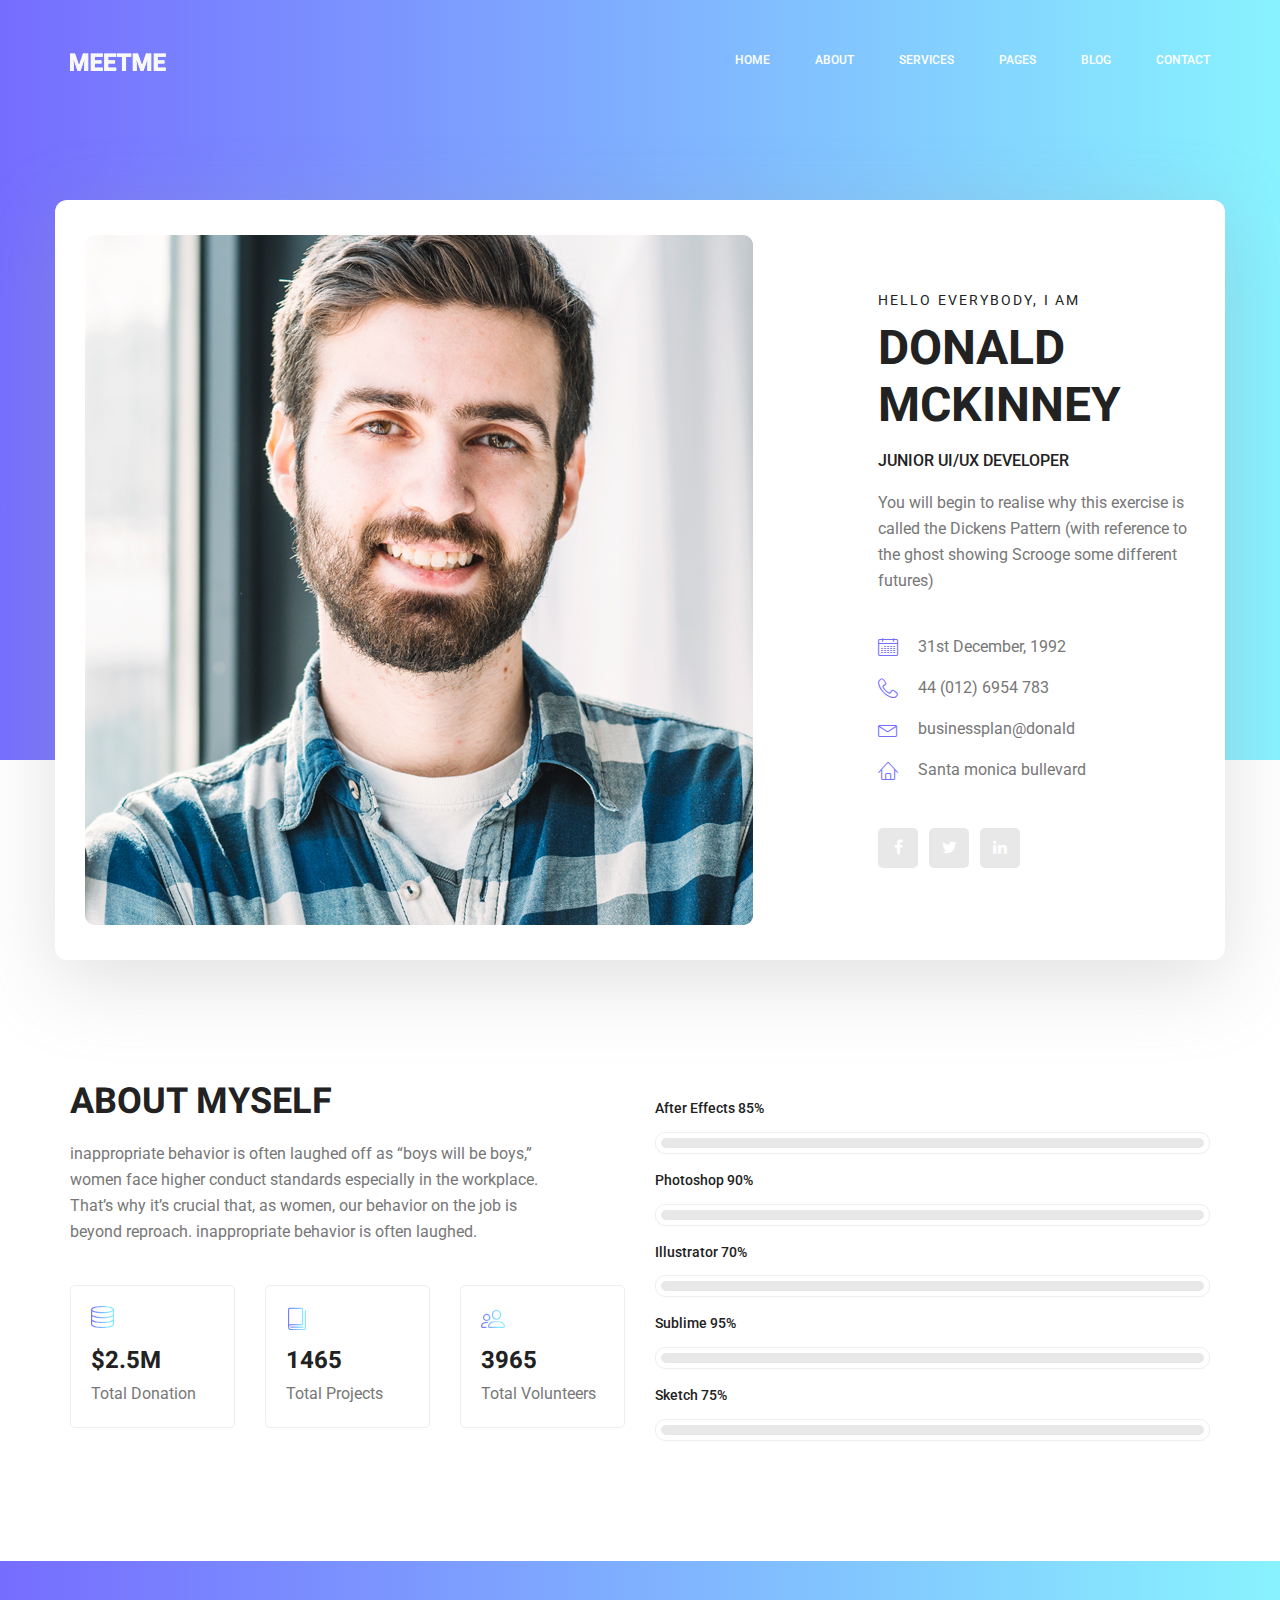
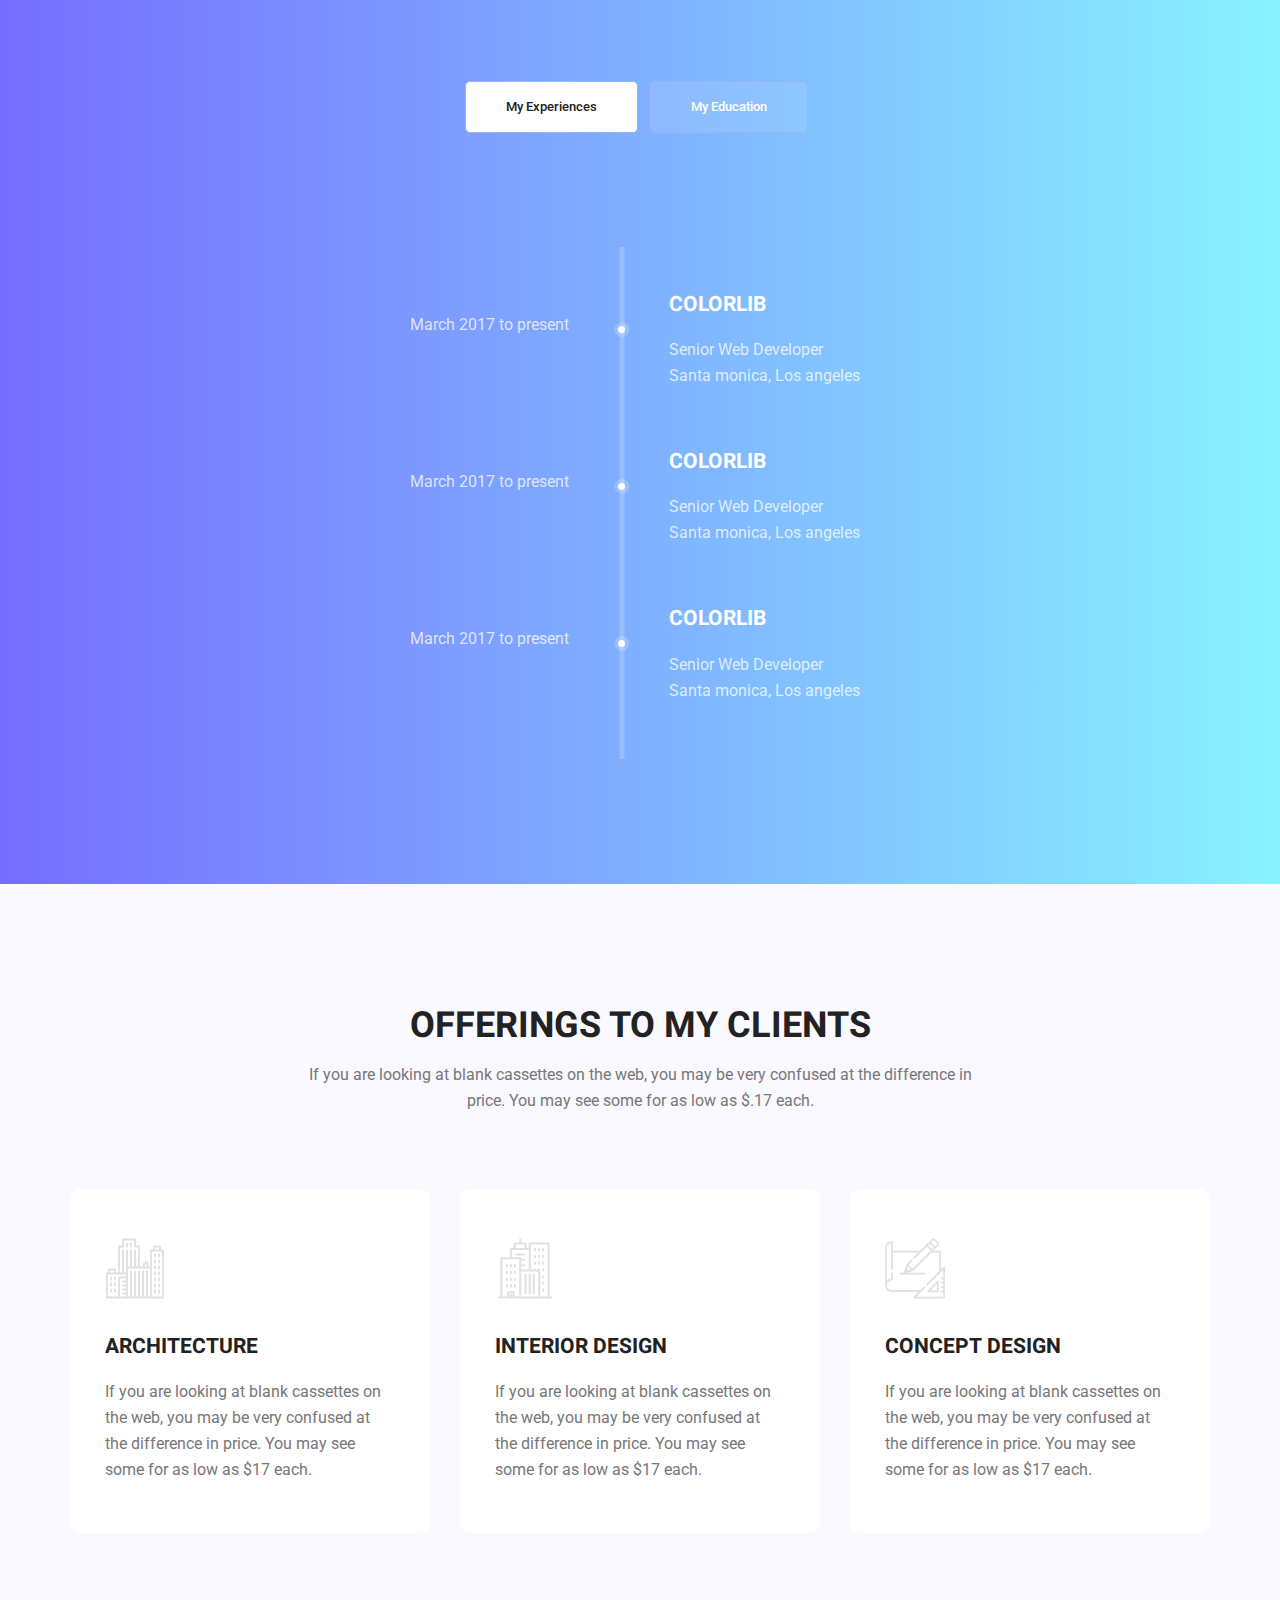
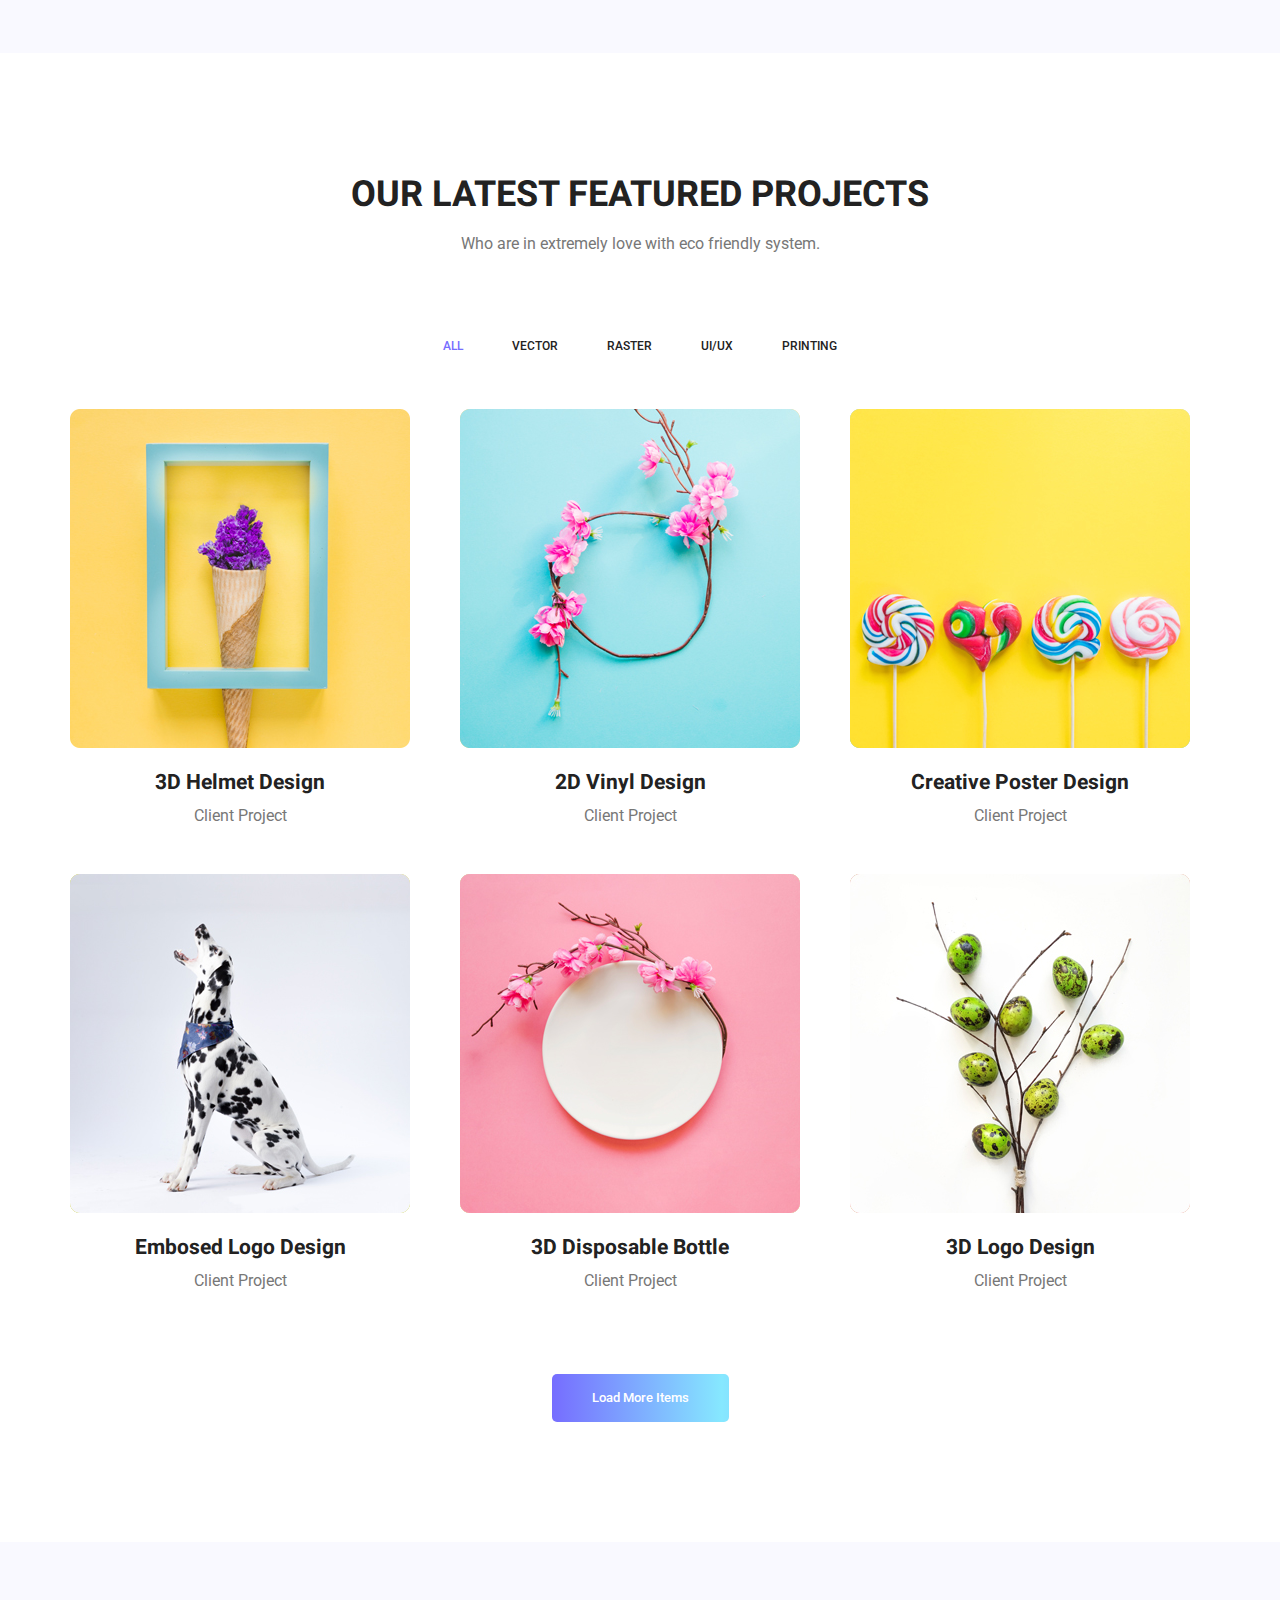
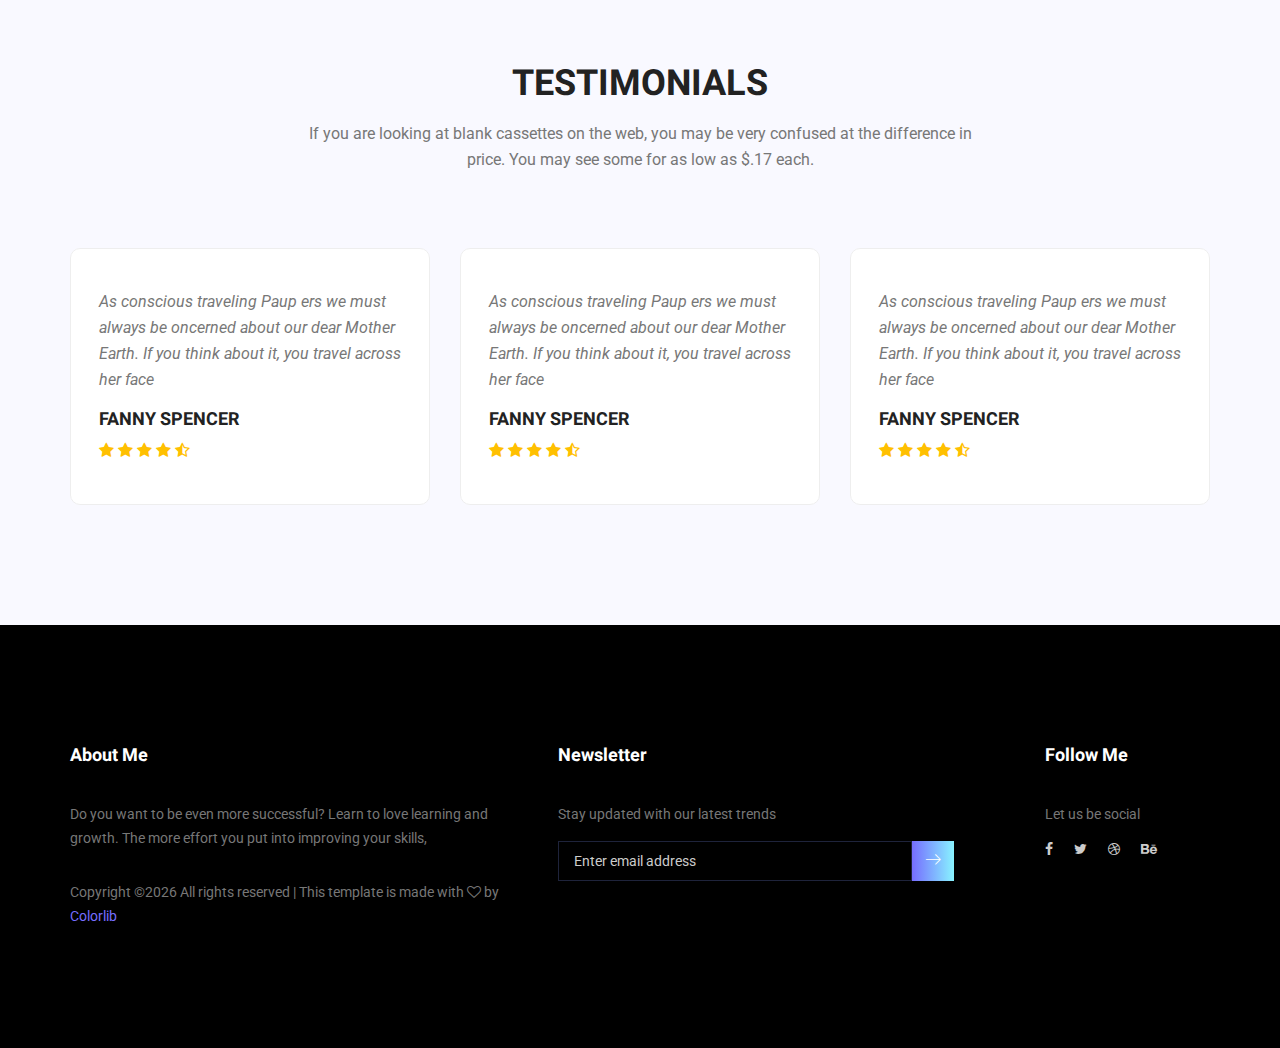
<file: AnastasiaSite/WebTemplate/OGSite/index.html>
<!doctype html>
<html lang="en">
    <head>
        <!-- Required meta tags -->
        <meta charset="utf-8">
        <meta name="viewport" content="width=device-width, initial-scale=1, shrink-to-fit=no">
        <link rel="icon" href="img/favicon.png" type="image/png">
        <title>MeetMe Personal</title>
        <!-- Bootstrap CSS -->
        <link rel="stylesheet" href="css/bootstrap.css">
        <link rel="stylesheet" href="vendors/linericon/style.css">
        <link rel="stylesheet" href="css/font-awesome.min.css">
        <link rel="stylesheet" href="vendors/owl-carousel/owl.carousel.min.css">
        <link rel="stylesheet" href="vendors/lightbox/simpleLightbox.css">
        <link rel="stylesheet" href="vendors/nice-select/css/nice-select.css">
        <link rel="stylesheet" href="vendors/animate-css/animate.css">
        <link rel="stylesheet" href="vendors/popup/magnific-popup.css">
        <link rel="stylesheet" href="vendors/flaticon/flaticon.css">
        <!-- main css -->
        <link rel="stylesheet" href="css/style.css">
        <link rel="stylesheet" href="css/responsive.css">
    </head>
    <body>
        
        <!--================Header Menu Area =================-->
        <header class="header_area">
            <div class="main_menu">
            	<nav class="navbar navbar-expand-lg navbar-light">
					<div class="container box_1620">
						<!-- Brand and toggle get grouped for better mobile display -->
						<a class="navbar-brand logo_h" href="index.html"><img src="img/logo.png" alt=""></a>
						<button class="navbar-toggler" type="button" data-toggle="collapse" data-target="#navbarSupportedContent" aria-controls="navbarSupportedContent" aria-expanded="false" aria-label="Toggle navigation">
							<span class="icon-bar"></span>
							<span class="icon-bar"></span>
							<span class="icon-bar"></span>
						</button>
						<!-- Collect the nav links, forms, and other content for toggling -->
						<div class="collapse navbar-collapse offset" id="navbarSupportedContent">
							<ul class="nav navbar-nav menu_nav ml-auto">
								<li class="nav-item active"><a class="nav-link" href="index.html">Home</a></li> 
								<li class="nav-item"><a class="nav-link" href="about-us.html">About</a></li> 
								<li class="nav-item"><a class="nav-link" href="services.html">Services</a></li> 
								<li class="nav-item submenu dropdown">
									<a href="#" class="nav-link dropdown-toggle" data-toggle="dropdown" role="button" aria-haspopup="true" aria-expanded="false">Pages</a>
									<ul class="dropdown-menu">
										<li class="nav-item"><a class="nav-link" href="portfolio.html">Portfolio</a></li>
										<li class="nav-item"><a class="nav-link" href="elements.html">Elements</a></li>
									</ul>
								</li> 
								<li class="nav-item submenu dropdown">
									<a href="#" class="nav-link dropdown-toggle" data-toggle="dropdown" role="button" aria-haspopup="true" aria-expanded="false">Blog</a>
									<ul class="dropdown-menu">
										<li class="nav-item"><a class="nav-link" href="blog.html">Blog</a></li>
										<li class="nav-item"><a class="nav-link" href="single-blog.html">Blog Details</a></li>
									</ul>
								</li> 
								<li class="nav-item"><a class="nav-link" href="contact.html">Contact</a></li>
							</ul>
						</div> 
					</div>
            	</nav>
            </div>
        </header>
        <!--================Header Menu Area =================-->
        
        <!--================Home Banner Area =================-->
        <section class="home_banner_area">
           	<div class="container box_1620">
           		<div class="banner_inner d-flex align-items-center">
					<div class="banner_content">
						<div class="media">
							<div class="d-flex">
								<img src="img/personal.jpg" alt="">
							</div>
							<div class="media-body">
								<div class="personal_text">
									<h6>Hello Everybody, i am</h6>
									<h3>Donald McKinney</h3>
									<h4>Junior UI/UX Developer</h4>
									<p>You will begin to realise why this exercise is called the Dickens Pattern (with reference to the ghost showing Scrooge some different futures)</p>
									<ul class="list basic_info">
										<li><a href="#"><i class="lnr lnr-calendar-full"></i> 31st December, 1992</a></li>
										<li><a href="#"><i class="lnr lnr-phone-handset"></i> 44 (012) 6954 783</a></li>
										<li><a href="#"><i class="lnr lnr-envelope"></i> businessplan@donald</a></li>
										<li><a href="#"><i class="lnr lnr-home"></i> Santa monica bullevard</a></li>
									</ul>
									<ul class="list personal_social">
										<li><a href="#"><i class="fa fa-facebook"></i></a></li>
										<li><a href="#"><i class="fa fa-twitter"></i></a></li>
										<li><a href="#"><i class="fa fa-linkedin"></i></a></li>
									</ul>
								</div>
							</div>
						</div>
					</div>
				</div>
            </div>
        </section>
        <!--================End Home Banner Area =================-->
        
        <!--================Welcome Area =================-->
        <section class="welcome_area p_120">
        	<div class="container">
        		<div class="row welcome_inner">
        			<div class="col-lg-6">
        				<div class="welcome_text">
        					<h4>About Myself</h4>
        					<p>inappropriate behavior is often laughed off as “boys will be boys,” women face higher conduct standards especially in the workplace. That’s why it’s crucial that, as women, our behavior on the job is beyond reproach. inappropriate behavior is often laughed.</p>
        					<div class="row">
        						<div class="col-md-4">
        							<div class="wel_item">
        								<i class="lnr lnr-database"></i>
        								<h4>$2.5M</h4>
        								<p>Total Donation</p>
        							</div>
        						</div>
        						<div class="col-md-4">
        							<div class="wel_item">
        								<i class="lnr lnr-book"></i>
        								<h4>1465</h4>
        								<p>Total Projects</p>
        							</div>
        						</div>
        						<div class="col-md-4">
        							<div class="wel_item">
        								<i class="lnr lnr-users"></i>
        								<h4>3965</h4>
        								<p>Total Volunteers</p>
        							</div>
        						</div>
        					</div>
        				</div>
        			</div>
        			<div class="col-lg-6">
        				<div class="tools_expert">
        					<div class="skill_main">
								<div class="skill_item">
									<h4>After Effects <span class="counter">85</span>%</h4>
									<div class="progress_br">
										<div class="progress">
											<div class="progress-bar" role="progressbar" aria-valuenow="85" aria-valuemin="0" aria-valuemax="100"></div>
										</div>
									</div>
								</div>
								<div class="skill_item">
									<h4>Photoshop <span class="counter">90</span>%</h4>
									<div class="progress_br">
										<div class="progress">
											<div class="progress-bar" role="progressbar" aria-valuenow="90" aria-valuemin="0" aria-valuemax="100"></div>
										</div>
									</div>
								</div>
								<div class="skill_item">
									<h4>Illustrator <span class="counter">70</span>%</h4>
									<div class="progress_br">
										<div class="progress">
											<div class="progress-bar" role="progressbar" aria-valuenow="70" aria-valuemin="0" aria-valuemax="100"></div>
										</div>
									</div>
								</div>
								<div class="skill_item">
									<h4>Sublime <span class="counter">95</span>%</h4>
									<div class="progress_br">
										<div class="progress">
											<div class="progress-bar" role="progressbar" aria-valuenow="95" aria-valuemin="0" aria-valuemax="100"></div>
										</div>
									</div>
								</div>
								<div class="skill_item">
									<h4>Sketch <span class="counter">75</span>%</h4>
									<div class="progress_br">
										<div class="progress">
											<div class="progress-bar" role="progressbar" aria-valuenow="75" aria-valuemin="0" aria-valuemax="100"></div>
										</div>
									</div>
								</div>
							</div>
        				</div>
        			</div>
        		</div>
        	</div>
        </section>
        <!--================End Welcome Area =================-->
        
        <!--================My Tabs Area =================-->
        <section class="mytabs_area p_120">
        	<div class="container">
        		<div class="tabs_inner">
					<ul class="nav nav-tabs" id="myTab" role="tablist">
						<li class="nav-item">
							<a class="nav-link active" id="home-tab" data-toggle="tab" href="#home" role="tab" aria-controls="home" aria-selected="true">My Experiences</a>
						</li>
						<li class="nav-item">
							<a class="nav-link" id="profile-tab" data-toggle="tab" href="#profile" role="tab" aria-controls="profile" aria-selected="false">My Education</a>
						</li>
					</ul>
					<div class="tab-content" id="myTabContent">
						<div class="tab-pane fade show active" id="home" role="tabpanel" aria-labelledby="home-tab">
							<ul class="list">
								<li>
									<span></span>
									<div class="media">
										<div class="d-flex">
											<p>March 2017 to present</p>
										</div>
										<div class="media-body">
											<h4>Colorlib</h4>
											<p>Senior Web Developer <br />Santa monica, Los angeles</p>
										</div>
									</div>
								</li>
								<li>
									<span></span>
									<div class="media">
										<div class="d-flex">
											<p>March 2017 to present</p>
										</div>
										<div class="media-body">
											<h4>Colorlib</h4>
											<p>Senior Web Developer <br />Santa monica, Los angeles</p>
										</div>
									</div>
								</li>
								<li>
								<span></span>
									<div class="media">
										<div class="d-flex">
											<p>March 2017 to present</p>
										</div>
										<div class="media-body">
											<h4>Colorlib</h4>
											<p>Senior Web Developer <br />Santa monica, Los angeles</p>
										</div>
									</div>
								</li>
							</ul>
						</div>
						<div class="tab-pane fade" id="profile" role="tabpanel" aria-labelledby="profile-tab">
							<ul class="list">
								<li>
									<span></span>
									<div class="media">
										<div class="d-flex">
											<p>March 2017 to present</p>
										</div>
										<div class="media-body">
											<h4>Colorlib</h4>
											<p>Senior Web Developer <br />Santa monica, Los angeles</p>
										</div>
									</div>
								</li>
								<li>
									<span></span>
									<div class="media">
										<div class="d-flex">
											<p>March 2017 to present</p>
										</div>
										<div class="media-body">
											<h4>Colorlib</h4>
											<p>Senior Web Developer <br />Santa monica, Los angeles</p>
										</div>
									</div>
								</li>
								<li>
								<span></span>
									<div class="media">
										<div class="d-flex">
											<p>March 2017 to present</p>
										</div>
										<div class="media-body">
											<h4>Colorlib</h4>
											<p>Senior Web Developer <br />Santa monica, Los angeles</p>
										</div>
									</div>
								</li>
							</ul>
						</div>
					</div>
        		</div>
        	</div>
        </section>
        <!--================End My Tabs Area =================-->
        
        <!--================Feature Area =================-->
        <section class="feature_area p_120">
        	<div class="container">
        		<div class="main_title">
        			<h2>offerings to my clients</h2>
        			<p>If you are looking at blank cassettes on the web, you may be very confused at the difference in price. You may see some for as low as $.17 each.</p>
        		</div>
        		<div class="feature_inner row">
        			<div class="col-lg-4 col-md-6">
        				<div class="feature_item">
        					<i class="flaticon-city"></i>
        					<h4>Architecture</h4>
        					<p>If you are looking at blank cassettes on the web, you may be very confused at the difference in price. You may see some for as low as $17 each.</p>
        				</div>
        			</div>
        			<div class="col-lg-4 col-md-6">
        				<div class="feature_item">
        					<i class="flaticon-skyline"></i>
        					<h4>Interior Design</h4>
        					<p>If you are looking at blank cassettes on the web, you may be very confused at the difference in price. You may see some for as low as $17 each.</p>
        				</div>
        			</div>
        			<div class="col-lg-4 col-md-6">
        				<div class="feature_item">
        					<i class="flaticon-sketch"></i>
        					<h4>Concept Design</h4>
        					<p>If you are looking at blank cassettes on the web, you may be very confused at the difference in price. You may see some for as low as $17 each.</p>
        				</div>
        			</div>
        		</div>
        	</div>
        </section>
        <!--================End Feature Area =================-->
        
        <!--================Home Gallery Area =================-->
        <section class="home_gallery_area p_120">
        	<div class="container">
        		<div class="main_title">
        			<h2>Our Latest Featured Projects</h2>
        			<p>Who are in extremely love with eco friendly system.</p>
        		</div>
        		<div class="isotope_fillter">
        			<ul class="gallery_filter list">
						<li class="active" data-filter="*"><a href="#">All</a></li>
						<li data-filter=".brand"><a href="#">Vector</a></li>
						<li data-filter=".manipul"><a href="#">Raster</a></li>
						<li data-filter=".creative"><a href="#">UI/UX</a></li>
						<li data-filter=".design"><a href="#">Printing</a></li>
					</ul>
        		</div>
        	</div>
        	<div class="container">
        		<div class="gallery_f_inner row imageGallery1">
        			<div class="col-lg-4 col-md-4 col-sm-6 brand manipul design print">
        				<div class="h_gallery_item">
        					<div class="g_img_item">
        						<img class="img-fluid" src="img/gallery/project-1.jpg" alt="">
        						<a class="light" href="img/gallery/project-1.jpg"><img src="img/gallery/icon.png" alt=""></a>
        					</div>
        					<div class="g_item_text">
        						<h4>3D Helmet Design</h4>
        						<p>Client Project</p>
        					</div>
        				</div>
        			</div>
        			<div class="col-lg-4 col-md-4 col-sm-6 brand manipul creative">
        				<div class="h_gallery_item">
        					<div class="g_img_item">
        						<img class="img-fluid" src="img/gallery/project-2.jpg" alt="">
        						<a class="light" href="img/gallery/project-2.jpg"><img src="img/gallery/icon.png" alt=""></a>
        					</div>
        					<div class="g_item_text">
        						<h4>2D Vinyl Design</h4>
        						<p>Client Project</p>
        					</div>
        				</div>
        			</div>
        			<div class="col-lg-4 col-md-4 col-sm-6 manipul creative design print">
        				<div class="h_gallery_item">
        					<div class="g_img_item">
        						<img class="img-fluid" src="img/gallery/project-3.jpg" alt="">
        						<a class="light" href="img/gallery/project-3.jpg"><img src="img/gallery/icon.png" alt=""></a>
        					</div>
        					<div class="g_item_text">
        						<h4>Creative Poster Design</h4>
        						<p>Client Project</p>
        					</div>
        				</div>
        			</div>
        			<div class="col-lg-4 col-md-4 col-sm-6 brand creative print">
        				<div class="h_gallery_item">
        					<div class="g_img_item">
        						<img class="img-fluid" src="img/gallery/project-4.jpg" alt="">
        						<a class="light" href="img/gallery/project-4.jpg"><img src="img/gallery/icon.png" alt=""></a>
        					</div>
        					<div class="g_item_text">
        						<h4>Embosed Logo Design</h4>
        						<p>Client Project</p>
        					</div>
        				</div>
        			</div>
        			<div class="col-lg-4 col-md-4 col-sm-6 brand manipul design">
        				<div class="h_gallery_item">
        					<div class="g_img_item">
        						<img class="img-fluid" src="img/gallery/project-5.jpg" alt="">
        						<a class="light" href="img/gallery/project-5.jpg"><img src="img/gallery/icon.png" alt=""></a>
        					</div>
        					<div class="g_item_text">
        						<h4>3D Disposable Bottle</h4>
        						<p>Client Project</p>
        					</div>
        				</div>
        			</div>
        			<div class="col-lg-4 col-md-4 col-sm-6 brand creative">
        				<div class="h_gallery_item">
        					<div class="g_img_item">
        						<img class="img-fluid" src="img/gallery/project-6.jpg" alt="">
        						<a class="light" href="img/gallery/project-6.jpg"><img src="img/gallery/icon.png" alt=""></a>
        					</div>
        					<div class="g_item_text">
        						<h4>3D Logo Design</h4>
        						<p>Client Project</p>
        					</div>
        				</div>
        			</div>
        		</div>
        		<div class="more_btn">
        			<a class="main_btn" href="#">Load More Items</a>
        		</div>
        	</div>
        </section>
        <!--================End Home Gallery Area =================-->
        
        <!--================Testimonials Area =================-->
        <section class="testimonials_area p_120">
        	<div class="container">
        		<div class="main_title">
        			<h2>Testimonials</h2>
        			<p>If you are looking at blank cassettes on the web, you may be very confused at the difference in price. You may see some for as low as $.17 each.</p>
        		</div>
        		<div class="testi_inner">
					<div class="testi_slider owl-carousel">
						<div class="item">
							<div class="testi_item">
								<p>As conscious traveling Paup ers we must always be oncerned about our dear Mother Earth. If you think about it, you travel across her face</p>
								<h4>Fanny Spencer</h4>
								<a href="#"><i class="fa fa-star"></i></a>
								<a href="#"><i class="fa fa-star"></i></a>
								<a href="#"><i class="fa fa-star"></i></a>
								<a href="#"><i class="fa fa-star"></i></a>
								<a href="#"><i class="fa fa-star-half-o"></i></a>
							</div>
						</div>
						<div class="item">
							<div class="testi_item">
								<p>As conscious traveling Paup ers we must always be oncerned about our dear Mother Earth. If you think about it, you travel across her face</p>
								<h4>Fanny Spencer</h4>
								<a href="#"><i class="fa fa-star"></i></a>
								<a href="#"><i class="fa fa-star"></i></a>
								<a href="#"><i class="fa fa-star"></i></a>
								<a href="#"><i class="fa fa-star"></i></a>
								<a href="#"><i class="fa fa-star-half-o"></i></a>
							</div>
						</div>
						<div class="item">
							<div class="testi_item">
								<p>As conscious traveling Paup ers we must always be oncerned about our dear Mother Earth. If you think about it, you travel across her face</p>
								<h4>Fanny Spencer</h4>
								<a href="#"><i class="fa fa-star"></i></a>
								<a href="#"><i class="fa fa-star"></i></a>
								<a href="#"><i class="fa fa-star"></i></a>
								<a href="#"><i class="fa fa-star"></i></a>
								<a href="#"><i class="fa fa-star-half-o"></i></a>
							</div>
						</div>
					</div>
        		</div>
        	</div>
        </section>
        <!--================End Testimonials Area =================-->
        
        <!--================Footer Area =================-->
        <footer class="footer_area p_120">
        	<div class="container">
        		<div class="row footer_inner">
        			<div class="col-lg-5 col-sm-6">
        				<aside class="f_widget ab_widget">
        					<div class="f_title">
        						<h3>About Me</h3>
        					</div>
        					<p>Do you want to be even more successful? Learn to love learning and growth. The more effort you put into improving your skills,</p>
        					<p><!-- Link back to Colorlib can't be removed. Template is licensed under CC BY 3.0. -->
Copyright &copy;<script>document.write(new Date().getFullYear());</script> All rights reserved | This template is made with <i class="fa fa-heart-o" aria-hidden="true"></i> by <a href="https://colorlib.com" target="_blank">Colorlib</a>
<!-- Link back to Colorlib can't be removed. Template is licensed under CC BY 3.0. --></p>
        				</aside>
        			</div>
        			<div class="col-lg-5 col-sm-6">
        				<aside class="f_widget news_widget">
        					<div class="f_title">
        						<h3>Newsletter</h3>
        					</div>
        					<p>Stay updated with our latest trends</p>
        					<div id="mc_embed_signup">
                                <form target="_blank" action="https://spondonit.us12.list-manage.com/subscribe/post?u=1462626880ade1ac87bd9c93a&amp;id=92a4423d01" method="get" class="subscribe_form relative">
                                	<div class="input-group d-flex flex-row">
                                        <input name="EMAIL" placeholder="Enter email address" onfocus="this.placeholder = ''" onblur="this.placeholder = 'Email Address '" required="" type="email">
                                        <button class="btn sub-btn"><span class="lnr lnr-arrow-right"></span></button>		
                                    </div>				
                                    <div class="mt-10 info"></div>
                                </form>
                            </div>
        				</aside>
        			</div>
        			<div class="col-lg-2">
        				<aside class="f_widget social_widget">
        					<div class="f_title">
        						<h3>Follow Me</h3>
        					</div>
        					<p>Let us be social</p>
        					<ul class="list">
        						<li><a href="#"><i class="fa fa-facebook"></i></a></li>
        						<li><a href="#"><i class="fa fa-twitter"></i></a></li>
        						<li><a href="#"><i class="fa fa-dribbble"></i></a></li>
        						<li><a href="#"><i class="fa fa-behance"></i></a></li>
        					</ul>
        				</aside>
        			</div>
        		</div>
        	</div>
        </footer>
        <!--================End Footer Area =================-->
        
        
        
        
        
        
        <!-- Optional JavaScript -->
        <!-- jQuery first, then Popper.js, then Bootstrap JS -->
        <script src="js/jquery-3.3.1.min.js"></script>
        <script src="js/popper.js"></script>
        <script src="js/bootstrap.min.js"></script>
        <script src="js/stellar.js"></script>
        <script src="vendors/lightbox/simpleLightbox.min.js"></script>
        <script src="vendors/nice-select/js/jquery.nice-select.min.js"></script>
        <script src="vendors/isotope/imagesloaded.pkgd.min.js"></script>
        <script src="vendors/isotope/isotope.pkgd.min.js"></script>
        <script src="vendors/owl-carousel/owl.carousel.min.js"></script>
        <script src="vendors/popup/jquery.magnific-popup.min.js"></script>
        <script src="js/jquery.ajaxchimp.min.js"></script>
        <script src="vendors/counter-up/jquery.waypoints.min.js"></script>
        <script src="vendors/counter-up/jquery.counterup.min.js"></script>
        <script src="js/mail-script.js"></script>
        <script src="js/theme.js"></script>
    </body>
</html>
</file>
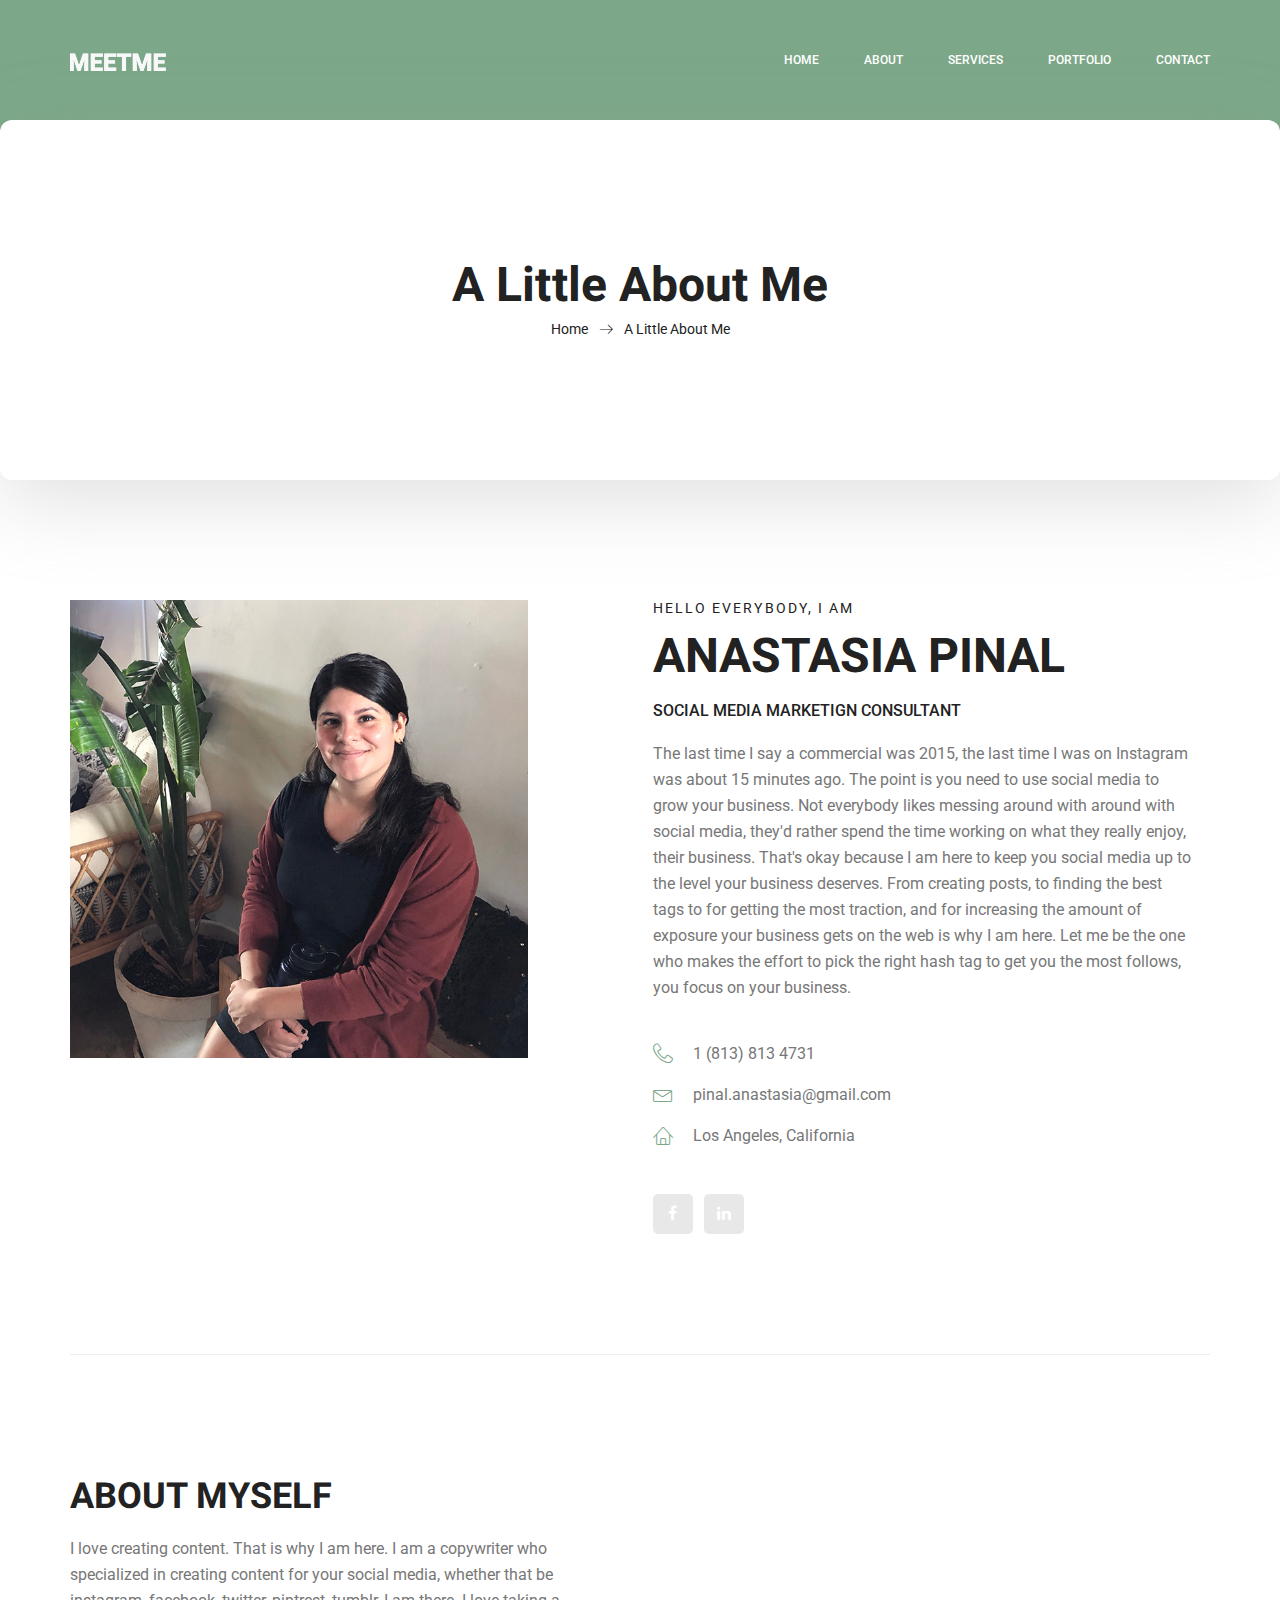
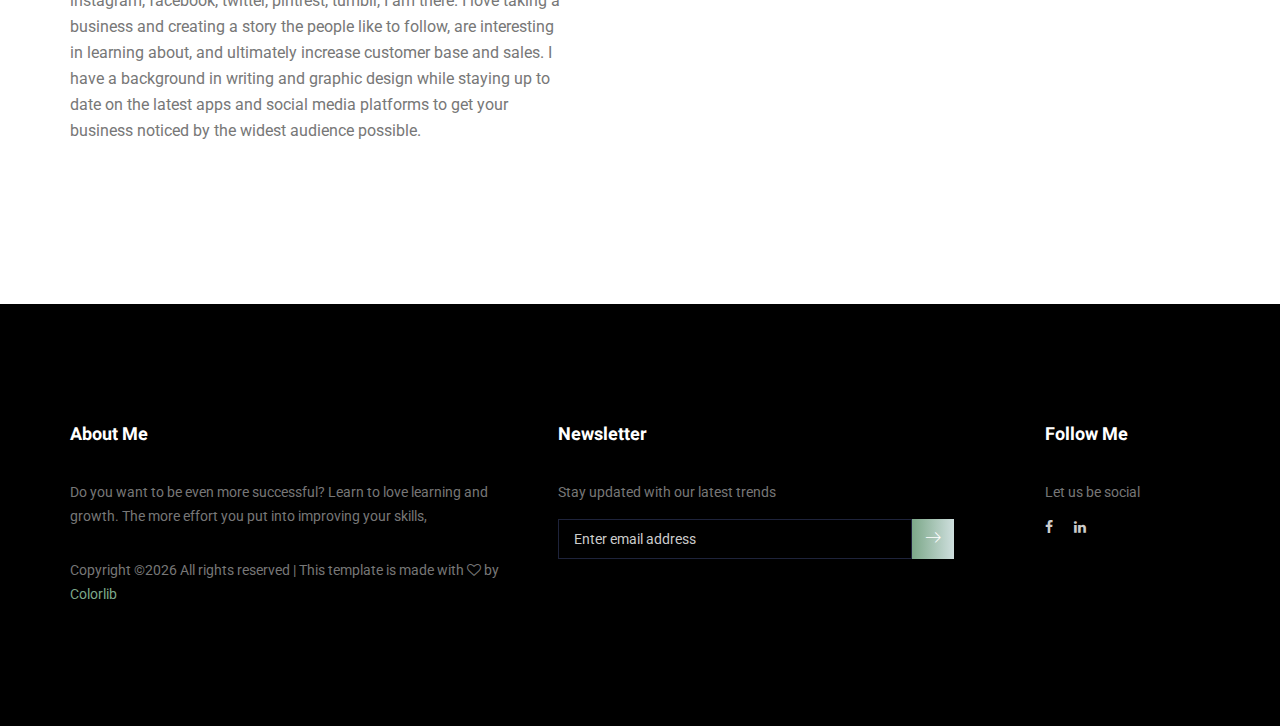
<file: AnastasiaSite/WebTemplate/CurrentVersion/about-us.html>
<!doctype html>
<html lang="en">
    <head>
        <!-- Required meta tags -->
        <meta charset="utf-8">
        <meta name="viewport" content="width=device-width, initial-scale=1, shrink-to-fit=no">
        <link rel="icon" href="img/favicon.png" type="image/png">
        <title>MeetMe Personal</title>
        <!-- Bootstrap CSS -->
        <link rel="stylesheet" href="css/bootstrap.css">
        <link rel="stylesheet" href="vendors/linericon/style.css">
        <link rel="stylesheet" href="css/font-awesome.min.css">
        <link rel="stylesheet" href="vendors/owl-carousel/owl.carousel.min.css">
        <link rel="stylesheet" href="vendors/lightbox/simpleLightbox.css">
        <link rel="stylesheet" href="vendors/nice-select/css/nice-select.css">
        <link rel="stylesheet" href="vendors/animate-css/animate.css">
        <link rel="stylesheet" href="vendors/popup/magnific-popup.css">
        <!-- main css -->
        <link rel="stylesheet" href="css/style.css">
        <link rel="stylesheet" href="css/responsive.css">
    </head>
    <body>
        
        <!--================Header Menu Area =================-->
        <header class="header_area">
            <div class="main_menu">
            	<nav class="navbar navbar-expand-lg navbar-light">
					<div class="container box_1620">
						<!-- Brand and toggle get grouped for better mobile display -->
						<a class="navbar-brand logo_h" href="index.html"><img src="img/logo.png" alt=""></a>
						<button class="navbar-toggler" type="button" data-toggle="collapse" data-target="#navbarSupportedContent" aria-controls="navbarSupportedContent" aria-expanded="false" aria-label="Toggle navigation">
							<span class="icon-bar"></span>
							<span class="icon-bar"></span>
							<span class="icon-bar"></span>
						</button>
						<!-- Collect the nav links, forms, and other content for toggling -->
						<div class="collapse navbar-collapse offset" id="navbarSupportedContent">
							<ul class="nav navbar-nav menu_nav ml-auto">
								<li class="nav-item"><a class="nav-link" href="index.html">Home</a></li> 
								<li class="nav-item"><a class="nav-link" href="about-us.html">About</a></li> 
								<li class="nav-item"><a class="nav-link" href="services.html">Services</a></li> 								
								<li class="nav-item submenu dropdown">
									<a href="#" class="nav-link dropdown-toggle" data-toggle="dropdown" role="button" aria-haspopup="true" aria-expanded="false">Portfolio</a>
									<ul class="dropdown-menu">
										<li class="nav-item"><a class="nav-link" href="instagramPortfolio.html">Instagram<a><li>
										<li class="nav-item"><a class="nav-link" href="graphicDesignPortfolio.html">Graphic Design</a></li>
										<li class="nav-item"><a class="nav-link" href="copywritePortfolio.html">Copy Write</a></li>											
									</ul>
								</li>
								<li class="nav-item"><a class="nav-link" href="contact.html">Contact</a></li>
							</ul>
						</div> 
					</div>
            	</nav>
            </div>
        </header>
        <!--================Header Menu Area =================-->
        
        <!--================Home Banner Area =================-->
        <section class="banner_area">
            <div class="box_1620">
				<div class="banner_inner d-flex align-items-center">
					<div class="container">
						<div class="banner_content text-center">
							<h2>A Little About Me</h2>
							<div class="page_link">
								<a href="index.html">Home</a>
								<a href="about-us.html">A Little About Me</a>
							</div>
						</div>
					</div>
				</div>
            </div>
        </section>
        <!--================End Home Banner Area =================-->
        
        
        <!--================Home Banner Area =================-->
        <section class="profile_area">
           	<div class="container">
           		<div class="profile_inner p_120">
					<div class="row">
						<div class="col-lg-5">
							<img class="img-fluid" src="img/HomePagePic.jpg" alt="">
						</div>
						<div class="col-lg-7">
							<div class="personal_text">
								<h6>Hello Everybody, i am</h6>
								<h3>Anastasia Pinal</h3>
								<h4>Social Media Marketign Consultant</h4>
								<p>The last time I say a commercial was 2015, the last time I was on Instagram was about 15 minutes ago.
									The point is you need to use social media to grow your business. Not everybody likes messing around with around 
									with social media, they'd rather spend the time working on what they really enjoy, their business.  That's okay 
									because I am here to keep you social media up to the level your business deserves.  From creating posts, to finding
									the best tags to for getting the most traction, and for increasing the amount of exposure your business gets 
									on the web is why I am here. Let me be the one who makes the effort to pick the right hash tag to get you the most 
									follows, you focus on your business.
								</p>
								<ul class="list basic_info">								
									<li><a href="#"><i class="lnr lnr-phone-handset"></i> 1 (813) 813 4731</a></li>
									<li><a href="#"><i class="lnr lnr-envelope"></i> pinal.anastasia@gmail.com</a></li>
									<li><a href="#"><i class="lnr lnr-home"></i> Los Angeles, California</a></li>
								</ul>
								<ul class="list personal_social">
									<li><a href="#"><i class="fa fa-facebook"></i></a></li>
									<!-- <li><a href="#"><i class="fa fa-twitter"></i></a></li>
									 -->
									<li><a href="#"><i class="fa fa-linkedin"></i></a></li>
								</ul>
							</div>
						</div>
					</div>
           		</div>
            </div>
        </section>
        <!--================End Home Banner Area =================-->
        
        <!--================Welcome Area =================-->
        <section class="welcome_area p_120">
        	<div class="container">
        		<div class="row welcome_inner">
        			<div class="col-lg-6">
        				<div class="welcome_text">
        					<h4>About Myself</h4>
        					<p>I love creating content.  That is why I am here. I am a copywriter who specialized in creating content for your social media,
							   whether that be instagram, facebook, twitter, pintrest, tumblr, I am there. I love taking a business  and creating a story the people
							   like to follow, are interesting in learning about, and ultimately increase customer base and sales.  I have a background in writing and 
							   graphic design while staying up to date on the latest apps and social media platforms to get your business noticed by the widest audience 
							   possible. 
							</p>								
        				</div>
        			</div>
        		</div>
        	</div>
        </section>
        <!--================End Welcome Area =================-->
        
        <!--================Testimonials Area =================-->

        <!--================End Testimonials Area =================-->
        
        <!--================Footer Area =================-->
        <footer class="footer_area p_120">
        	<div class="container">
        		<div class="row footer_inner">
        			<div class="col-lg-5 col-sm-6">
        				<aside class="f_widget ab_widget">
        					<div class="f_title">
        						<h3>About Me</h3>
        					</div>
        					<p>Do you want to be even more successful? Learn to love learning and growth. The more effort you put into improving your skills,</p>
        					<p><!-- Link back to Colorlib can't be removed. Template is licensed under CC BY 3.0. -->
Copyright &copy;<script>document.write(new Date().getFullYear());</script> All rights reserved | This template is made with <i class="fa fa-heart-o" aria-hidden="true"></i> by <a href="https://colorlib.com" target="_blank">Colorlib</a>
<!-- Link back to Colorlib can't be removed. Template is licensed under CC BY 3.0. --></p>
        				</aside>
        			</div>
        			<div class="col-lg-5 col-sm-6">
        				<aside class="f_widget news_widget">
        					<div class="f_title">
        						<h3>Newsletter</h3>
        					</div>
        					<p>Stay updated with our latest trends</p>
        					<div id="mc_embed_signup">
                                <form target="_blank" action="https://spondonit.us12.list-manage.com/subscribe/post?u=1462626880ade1ac87bd9c93a&amp;id=92a4423d01" method="get" class="subscribe_form relative">
                                	<div class="input-group d-flex flex-row">
                                        <input name="EMAIL" placeholder="Enter email address" onfocus="this.placeholder = ''" onblur="this.placeholder = 'Email Address '" required="" type="email">
                                        <button class="btn sub-btn"><span class="lnr lnr-arrow-right"></span></button>		
                                    </div>				
                                    <div class="mt-10 info"></div>
                                </form>
                            </div>
        				</aside>
        			</div>
        			<div class="col-lg-2">
        				<aside class="f_widget social_widget">
        					<div class="f_title">
        						<h3>Follow Me</h3>
        					</div>
        					<p>Let us be social</p>
        					<ul class="list">
        						<li><a href="https://www.facebook.com/anastasia.pinal"><i class="fa fa-facebook"></i></a></li>
        						<!-- <li><a href="#"><i class="fa fa-twitter"></i></a></li>
        						<li><a href="#"><i class="fa fa-dribbble"></i></a></li> -->
        						<li><a href="https://www.linkedin.com/in/anastasia-pinal757/"><i class="fa fa-linkedin"></i></a></li>
        					</ul>
        				</aside>
        			</div>
        		</div>
        	</div>
        </footer>
        <!--================End Footer Area =================-->
        
        
        
        
        <!-- Optional JavaScript -->
        <!-- jQuery first, then Popper.js, then Bootstrap JS -->
        <script src="js/jquery-3.3.1.min.js"></script>
        <script src="js/popper.js"></script>
        <script src="js/bootstrap.min.js"></script>
        <script src="js/stellar.js"></script>
        <script src="vendors/lightbox/simpleLightbox.min.js"></script>
        <script src="vendors/nice-select/js/jquery.nice-select.min.js"></script>
        <script src="vendors/isotope/imagesloaded.pkgd.min.js"></script>
        <script src="vendors/isotope/isotope.pkgd.min.js"></script>
        <script src="vendors/owl-carousel/owl.carousel.min.js"></script>
        <script src="vendors/popup/jquery.magnific-popup.min.js"></script>
        <script src="js/jquery.ajaxchimp.min.js"></script>
        <script src="vendors/counter-up/jquery.waypoints.min.js"></script>
        <script src="vendors/counter-up/jquery.counterup.min.js"></script>
        <script src="js/mail-script.js"></script>
        <script src="js/theme.js"></script>
    </body>
</html>
</file>
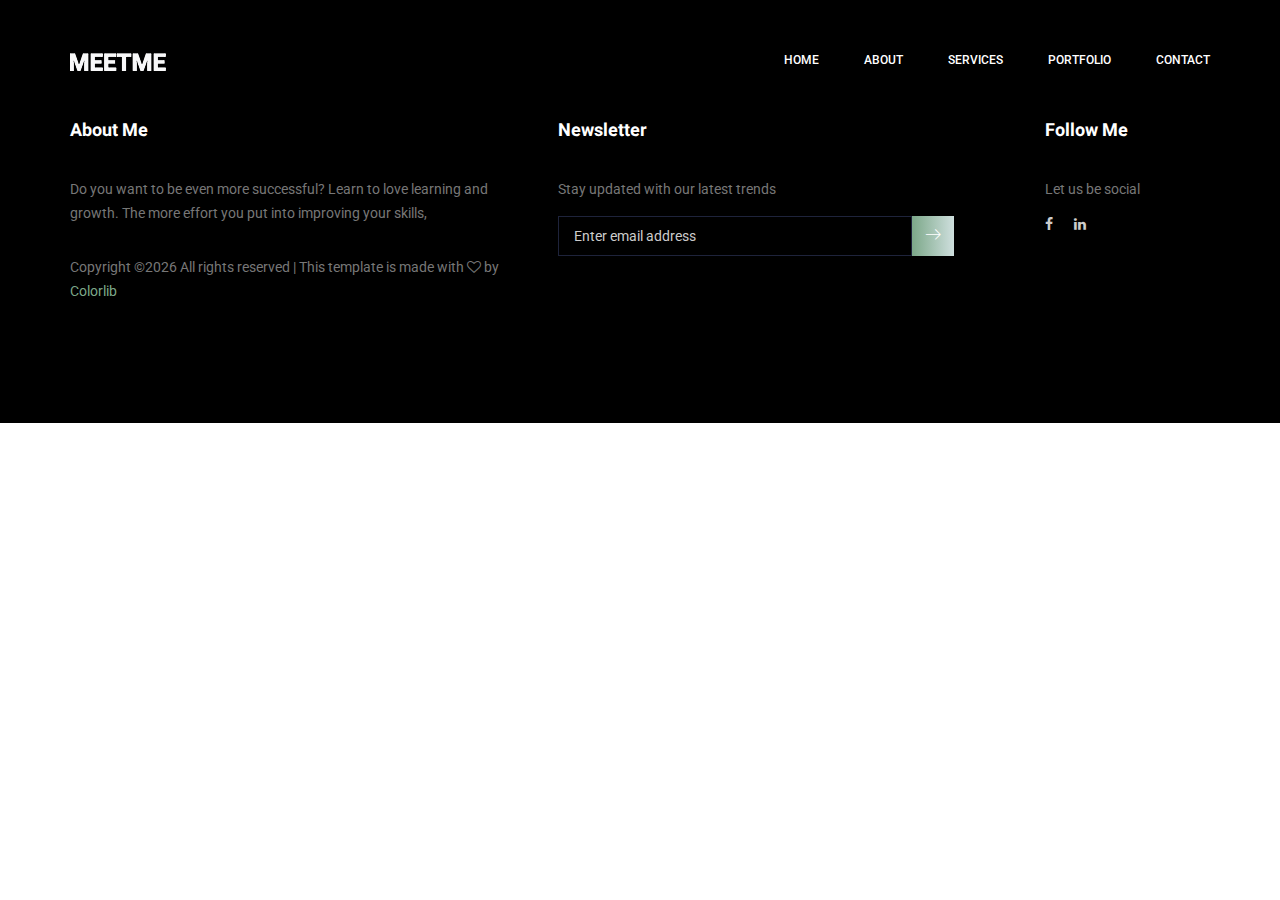
<file: AnastasiaSite/WebTemplate/CurrentVersion/copywritePortfolio.html>
<!doctype html>
<html lang="en">
    <head>
        <!-- Required meta tags -->
        <meta charset="utf-8">
        <meta name="viewport" content="width=device-width, initial-scale=1, shrink-to-fit=no">
        <link rel="icon" href="img/favicon.png" type="image/png">
        <title>MeetMe Personal</title>
        <!-- Bootstrap CSS -->
        <link rel="stylesheet" href="css/bootstrap.css">
        <link rel="stylesheet" href="vendors/linericon/style.css">
        <link rel="stylesheet" href="css/font-awesome.min.css">
        <link rel="stylesheet" href="vendors/owl-carousel/owl.carousel.min.css">
        <link rel="stylesheet" href="vendors/lightbox/simpleLightbox.css">
        <link rel="stylesheet" href="vendors/nice-select/css/nice-select.css">
        <link rel="stylesheet" href="vendors/animate-css/animate.css">
        <link rel="stylesheet" href="vendors/popup/magnific-popup.css">
        <link rel="stylesheet" href="vendors/flaticon/flaticon.css">
        <!-- main css -->
        <link rel="stylesheet" href="css/style.css">
        <link rel="stylesheet" href="css/responsive.css">
    </head>
    <body>
        
        <!--================Header Menu Area =================-->
        <header class="header_area">
            <div class="main_menu">
            	<nav class="navbar navbar-expand-lg navbar-light">
					<div class="container box_1620">
						<!-- Brand and toggle get grouped for better mobile display -->
						<a class="navbar-brand logo_h" href="index.html"><img src="img/logo.png" alt=""></a>
						<button class="navbar-toggler" type="button" data-toggle="collapse" data-target="#navbarSupportedContent" aria-controls="navbarSupportedContent" aria-expanded="false" aria-label="Toggle navigation">
							<span class="icon-bar"></span>
							<span class="icon-bar"></span>
							<span class="icon-bar"></span>
						</button>
						<!-- Collect the nav links, forms, and other content for toggling -->
						<div class="collapse navbar-collapse offset" id="navbarSupportedContent">
							<ul class="nav navbar-nav menu_nav ml-auto">
								<li class="nav-item"><a class="nav-link" href="index.html">Home</a></li> 
								<li class="nav-item"><a class="nav-link" href="about-us.html">About</a></li> 
								<li class="nav-item"><a class="nav-link" href="services.html">Services</a></li> 										
								<li class="nav-item submenu dropdown">
									<a href="#" class="nav-link dropdown-toggle" data-toggle="dropdown" role="button" aria-haspopup="true" aria-expanded="false">Portfolio</a>
									<ul class="dropdown-menu">
										<li class="nav-item"><a class="nav-link" href="instagramPortfolio.html">Instagram<a><li>
										<li class="nav-item"><a class="nav-link" href="graphicDesignPortfolio.html">Graphic Design</a></li>
										<li class="nav-item"><a class="nav-link" href="copywritePortfolio.html">Copy Write</a></li>											
										<li class="nav-item"><a class="nav-link" href="videoEditPortfolio.html">Video Editing</a></li>											
											
									</ul>
								</li>
								<li class="nav-item"><a class="nav-link" href="contact.html">Contact</a></li>
							</ul>
						</div> 
					</div>
            	</nav>
            </div>
        </header>
    </body>

        <footer class="footer_area p_120">
        	<div class="container">
        		<div class="row footer_inner">
        			<div class="col-lg-5 col-sm-6">
        				<aside class="f_widget ab_widget">
        					<div class="f_title">
        						<h3>About Me</h3>
        					</div>
        					<p>Do you want to be even more successful? Learn to love learning and growth. The more effort you put into improving your skills,</p>
        					<p><!-- Link back to Colorlib can't be removed. Template is licensed under CC BY 3.0. -->
Copyright &copy;<script>document.write(new Date().getFullYear());</script> All rights reserved | This template is made with <i class="fa fa-heart-o" aria-hidden="true"></i> by <a href="https://colorlib.com" target="_blank">Colorlib</a>
<!-- Link back to Colorlib can't be removed. Template is licensed under CC BY 3.0. --></p>
        				</aside>
        			</div>
        			<div class="col-lg-5 col-sm-6">
        				<aside class="f_widget news_widget">
        					<div class="f_title">
        						<h3>Newsletter</h3>
        					</div>
        					<p>Stay updated with our latest trends</p>
        					<div id="mc_embed_signup">
                                <form target="_blank" action="https://spondonit.us12.list-manage.com/subscribe/post?u=1462626880ade1ac87bd9c93a&amp;id=92a4423d01" method="get" class="subscribe_form relative">
                                	<div class="input-group d-flex flex-row">
                                        <input name="EMAIL" placeholder="Enter email address" onfocus="this.placeholder = ''" onblur="this.placeholder = 'Email Address '" required="" type="email">
                                        <button class="btn sub-btn"><span class="lnr lnr-arrow-right"></span></button>		
                                    </div>				
                                    <div class="mt-10 info"></div>
                                </form>
                            </div>
        				</aside>
        			</div>
        			<div class="col-lg-2">
        				<aside class="f_widget social_widget">
        					<div class="f_title">
        						<h3>Follow Me</h3>
        					</div>
        					<p>Let us be social</p>
        					<ul class="list">
									<li><a href="https://www.facebook.com/anastasia.pinal"><i class="fa fa-facebook"></i></a></li>
									<!-- <li><a href="#"><i class="fa fa-twitter"></i></a></li>
									<li><a href="#"><i class="fa fa-dribbble"></i></a></li> -->
									<li><a href="https://www.linkedin.com/in/anastasia-pinal757/"><i class="fa fa-linkedin"></i></a></li>
								</ul>
        				</aside>
        			</div>
        		</div>
        	</div>
        </footer>
        <!--================End Footer Area =================-->
        
        
        
        
        
        
        <!-- Optional JavaScript -->
        <!-- jQuery first, then Popper.js, then Bootstrap JS -->
        <script src="js/jquery-3.3.1.min.js"></script>
        <script src="js/popper.js"></script>
        <script src="js/bootstrap.min.js"></script>
        <script src="js/stellar.js"></script>
        <script src="vendors/lightbox/simpleLightbox.min.js"></script>
        <script src="vendors/nice-select/js/jquery.nice-select.min.js"></script>
        <script src="vendors/isotope/imagesloaded.pkgd.min.js"></script>
        <script src="vendors/isotope/isotope.pkgd.min.js"></script>
        <script src="vendors/owl-carousel/owl.carousel.min.js"></script>
        <script src="vendors/popup/jquery.magnific-popup.min.js"></script>
        <script src="js/jquery.ajaxchimp.min.js"></script>
        <script src="vendors/counter-up/jquery.waypoints.min.js"></script>
        <script src="vendors/counter-up/jquery.counterup.min.js"></script>
        <script src="js/mail-script.js"></script>
        <script src="js/theme.js"></script>
    </body>
</html>
</file>
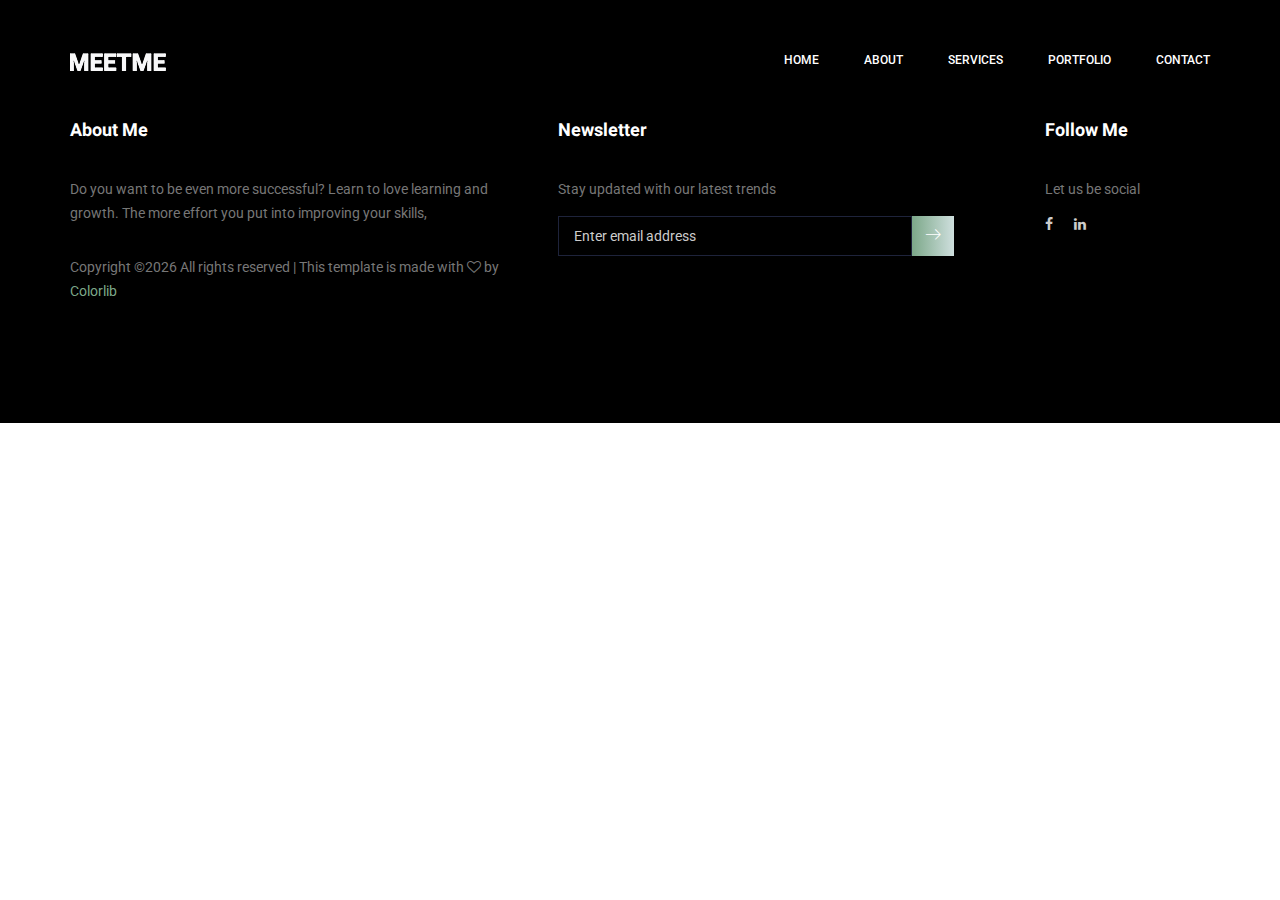
<file: AnastasiaSite/WebTemplate/CurrentVersion/graphicDesignPortfolio.html>
<!doctype html>
<html lang="en">
    <head>
        <!-- Required meta tags -->
        <meta charset="utf-8">
        <meta name="viewport" content="width=device-width, initial-scale=1, shrink-to-fit=no">
        <link rel="icon" href="img/favicon.png" type="image/png">
        <title>MeetMe Personal</title>
        <!-- Bootstrap CSS -->
        <link rel="stylesheet" href="css/bootstrap.css">
        <link rel="stylesheet" href="vendors/linericon/style.css">
        <link rel="stylesheet" href="css/font-awesome.min.css">
        <link rel="stylesheet" href="vendors/owl-carousel/owl.carousel.min.css">
        <link rel="stylesheet" href="vendors/lightbox/simpleLightbox.css">
        <link rel="stylesheet" href="vendors/nice-select/css/nice-select.css">
        <link rel="stylesheet" href="vendors/animate-css/animate.css">
        <link rel="stylesheet" href="vendors/popup/magnific-popup.css">
        <link rel="stylesheet" href="vendors/flaticon/flaticon.css">
        <!-- main css -->
        <link rel="stylesheet" href="css/style.css">
        <link rel="stylesheet" href="css/responsive.css">
    </head>
    <body>
        
        <!--================Header Menu Area =================-->
        <header class="header_area">
            <div class="main_menu">
            	<nav class="navbar navbar-expand-lg navbar-light">
					<div class="container box_1620">
						<!-- Brand and toggle get grouped for better mobile display -->
						<a class="navbar-brand logo_h" href="index.html"><img src="img/logo.png" alt=""></a>
						<button class="navbar-toggler" type="button" data-toggle="collapse" data-target="#navbarSupportedContent" aria-controls="navbarSupportedContent" aria-expanded="false" aria-label="Toggle navigation">
							<span class="icon-bar"></span>
							<span class="icon-bar"></span>
							<span class="icon-bar"></span>
						</button>
						<!-- Collect the nav links, forms, and other content for toggling -->
						<div class="collapse navbar-collapse offset" id="navbarSupportedContent">
							<ul class="nav navbar-nav menu_nav ml-auto">
								<li class="nav-item"><a class="nav-link" href="index.html">Home</a></li> 
								<li class="nav-item"><a class="nav-link" href="about-us.html">About</a></li> 
								<li class="nav-item"><a class="nav-link" href="services.html">Services</a></li> 										
								<li class="nav-item submenu dropdown">
									<a href="#" class="nav-link dropdown-toggle" data-toggle="dropdown" role="button" aria-haspopup="true" aria-expanded="false">Portfolio</a>
									<ul class="dropdown-menu">
										<li class="nav-item"><a class="nav-link" href="instagramPortfolio.html">Instagram<a><li>
										<li class="nav-item"><a class="nav-link" href="graphicDesignPortfolio.html">Graphic Design</a></li>
										<li class="nav-item"><a class="nav-link" href="copywritePortfolio.html">Copy Write</a></li>											
										<li class="nav-item"><a class="nav-link" href="videoEditPortfolio.html">Copy Write</a></li>											
											
									</ul>
								</li>
								<li class="nav-item"><a class="nav-link" href="contact.html">Contact</a></li>
							</ul>
						</div> 
					</div>
            	</nav>
            </div>
        </header>
    </body>

        <footer class="footer_area p_120">
        	<div class="container">
        		<div class="row footer_inner">
        			<div class="col-lg-5 col-sm-6">
        				<aside class="f_widget ab_widget">
        					<div class="f_title">
        						<h3>About Me</h3>
        					</div>
        					<p>Do you want to be even more successful? Learn to love learning and growth. The more effort you put into improving your skills,</p>
        					<p><!-- Link back to Colorlib can't be removed. Template is licensed under CC BY 3.0. -->
Copyright &copy;<script>document.write(new Date().getFullYear());</script> All rights reserved | This template is made with <i class="fa fa-heart-o" aria-hidden="true"></i> by <a href="https://colorlib.com" target="_blank">Colorlib</a>
<!-- Link back to Colorlib can't be removed. Template is licensed under CC BY 3.0. --></p>
        				</aside>
        			</div>
        			<div class="col-lg-5 col-sm-6">
        				<aside class="f_widget news_widget">
        					<div class="f_title">
        						<h3>Newsletter</h3>
        					</div>
        					<p>Stay updated with our latest trends</p>
        					<div id="mc_embed_signup">
                                <form target="_blank" action="https://spondonit.us12.list-manage.com/subscribe/post?u=1462626880ade1ac87bd9c93a&amp;id=92a4423d01" method="get" class="subscribe_form relative">
                                	<div class="input-group d-flex flex-row">
                                        <input name="EMAIL" placeholder="Enter email address" onfocus="this.placeholder = ''" onblur="this.placeholder = 'Email Address '" required="" type="email">
                                        <button class="btn sub-btn"><span class="lnr lnr-arrow-right"></span></button>		
                                    </div>				
                                    <div class="mt-10 info"></div>
                                </form>
                            </div>
        				</aside>
        			</div>
        			<div class="col-lg-2">
        				<aside class="f_widget social_widget">
        					<div class="f_title">
        						<h3>Follow Me</h3>
        					</div>
        					<p>Let us be social</p>
        					<ul class="list">
									<li><a href="https://www.facebook.com/anastasia.pinal"><i class="fa fa-facebook"></i></a></li>
									<!-- <li><a href="#"><i class="fa fa-twitter"></i></a></li>
									<li><a href="#"><i class="fa fa-dribbble"></i></a></li> -->
									<li><a href="https://www.linkedin.com/in/anastasia-pinal757/"><i class="fa fa-linkedin"></i></a></li>
								</ul>
        				</aside>
        			</div>
        		</div>
        	</div>
        </footer>
        <!--================End Footer Area =================-->
        
        
        
        
        
        
        <!-- Optional JavaScript -->
        <!-- jQuery first, then Popper.js, then Bootstrap JS -->
        <script src="js/jquery-3.3.1.min.js"></script>
        <script src="js/popper.js"></script>
        <script src="js/bootstrap.min.js"></script>
        <script src="js/stellar.js"></script>
        <script src="vendors/lightbox/simpleLightbox.min.js"></script>
        <script src="vendors/nice-select/js/jquery.nice-select.min.js"></script>
        <script src="vendors/isotope/imagesloaded.pkgd.min.js"></script>
        <script src="vendors/isotope/isotope.pkgd.min.js"></script>
        <script src="vendors/owl-carousel/owl.carousel.min.js"></script>
        <script src="vendors/popup/jquery.magnific-popup.min.js"></script>
        <script src="js/jquery.ajaxchimp.min.js"></script>
        <script src="vendors/counter-up/jquery.waypoints.min.js"></script>
        <script src="vendors/counter-up/jquery.counterup.min.js"></script>
        <script src="js/mail-script.js"></script>
        <script src="js/theme.js"></script>
    </body>
</html>
</file>
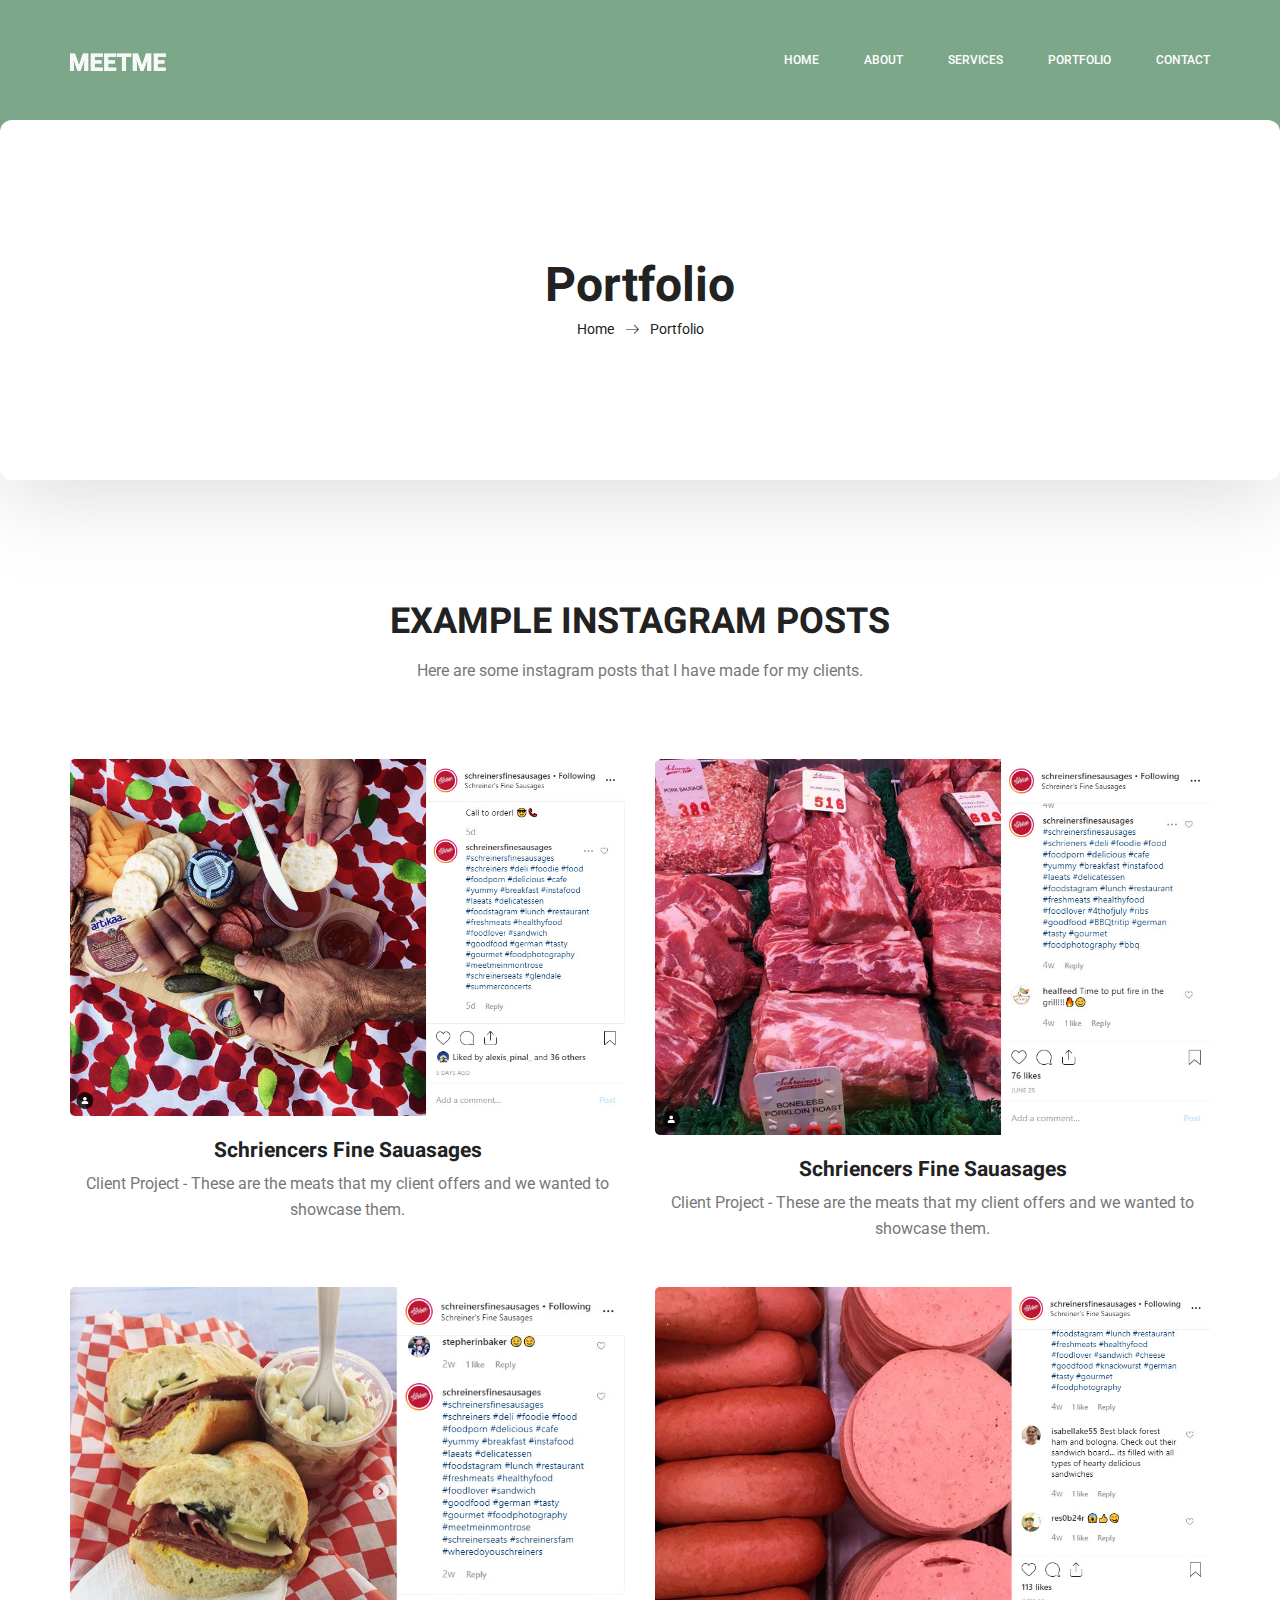
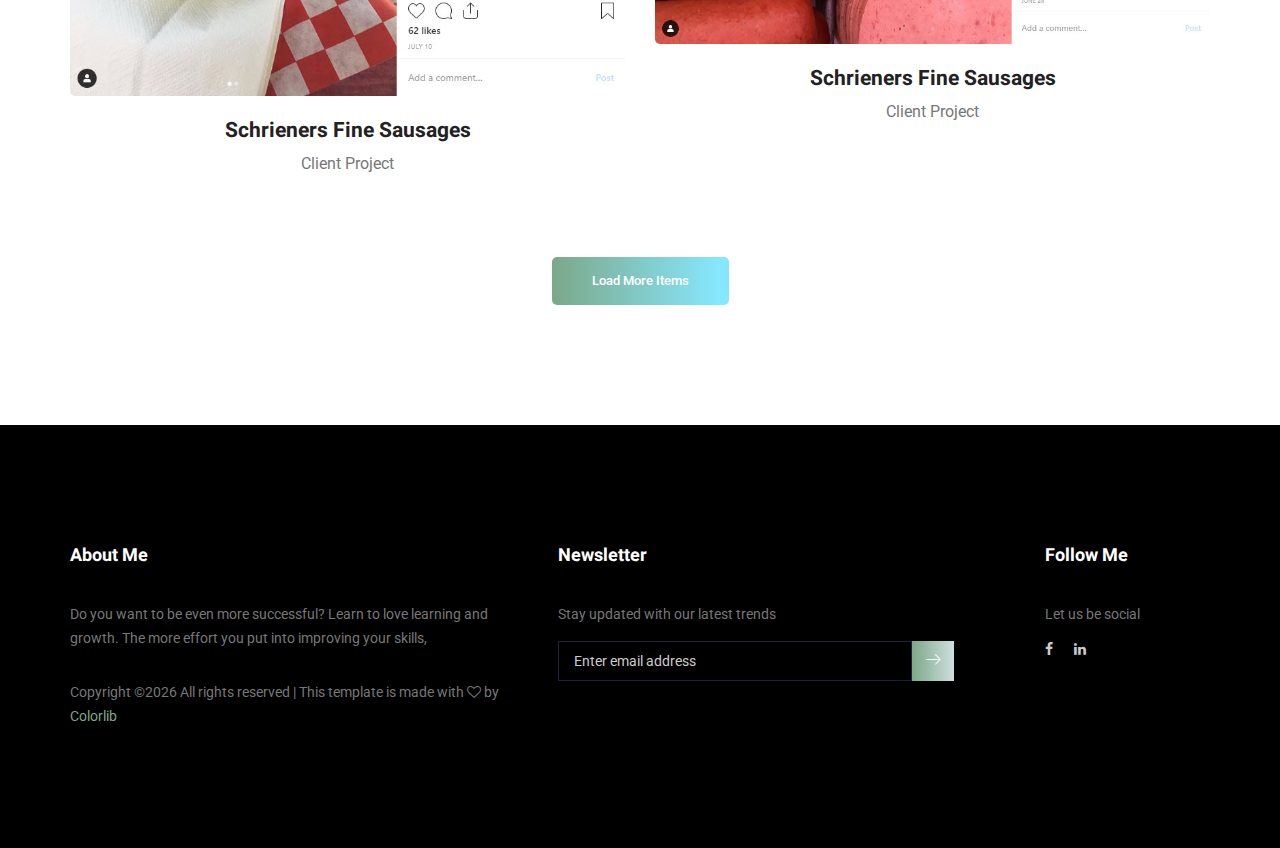
<file: AnastasiaSite/WebTemplate/CurrentVersion/instagramPortfolio.html>
<!doctype html>
<html lang="en">
    <head>
        <!-- Required meta tags -->
        <meta charset="utf-8">
        <meta name="viewport" content="width=device-width, initial-scale=1, shrink-to-fit=no">
        <link rel="icon" href="img/favicon.png" type="image/png">
        <title>MeetMe Personal</title>
        <!-- Bootstrap CSS -->
        <link rel="stylesheet" href="css/bootstrap.css">
        <link rel="stylesheet" href="vendors/linericon/style.css">
        <link rel="stylesheet" href="css/font-awesome.min.css">
        <link rel="stylesheet" href="vendors/owl-carousel/owl.carousel.min.css">
        <link rel="stylesheet" href="vendors/lightbox/simpleLightbox.css">
        <link rel="stylesheet" href="vendors/nice-select/css/nice-select.css">
        <link rel="stylesheet" href="vendors/animate-css/animate.css">
        <link rel="stylesheet" href="vendors/popup/magnific-popup.css">
        <link rel="stylesheet" href="vendors/flaticon/flaticon.css">
        <!-- main css -->
        <link rel="stylesheet" href="css/style.css">
        <link rel="stylesheet" href="css/responsive.css">
    </head>
    <body>
        
        <!--================Header Menu Area =================-->
        <header class="header_area">
            <div class="main_menu">
            	<nav class="navbar navbar-expand-lg navbar-light">
					<div class="container box_1620">
						<!-- Brand and toggle get grouped for better mobile display -->
						<a class="navbar-brand logo_h" href="index.html"><img src="img/logo.png" alt=""></a>
						<button class="navbar-toggler" type="button" data-toggle="collapse" data-target="#navbarSupportedContent" aria-controls="navbarSupportedContent" aria-expanded="false" aria-label="Toggle navigation">
							<span class="icon-bar"></span>
							<span class="icon-bar"></span>
							<span class="icon-bar"></span>
						</button>
						<!-- Collect the nav links, forms, and other content for toggling -->
						<div class="collapse navbar-collapse offset" id="navbarSupportedContent">
							<ul class="nav navbar-nav menu_nav ml-auto">
								<li class="nav-item"><a class="nav-link" href="index.html">Home</a></li> 
								<li class="nav-item"><a class="nav-link" href="about-us.html">About</a></li> 
								<li class="nav-item"><a class="nav-link" href="services.html">Services</a></li> 
								<li class="nav-item submenu dropdown">
									<a href="#" class="nav-link dropdown-toggle" data-toggle="dropdown" role="button" aria-haspopup="true" aria-expanded="false">Portfolio</a>
									<ul class="dropdown-menu">
										<li class="nav-item"><a class="nav-link" href="instagramPortfolio.html">Instagram<a><li>
										<li class="nav-item"><a class="nav-link" href="graphicDesignPortfolio.html">Graphic Design</a></li>
										<li class="nav-item"><a class="nav-link" href="copywritePortfolio.html">Copy Write</a></li>	
										<li class="nav-item"><a class="nav-link" href="videoEditPortfolio.html">Video Editing</a></li>		
                                        

									</ul>
								</li>																	
								<li class="nav-item"><a class="nav-link" href="contact.html">Contact</a></li>
							</ul>
						</div> 
					</div>
            	</nav>
            </div>
        </header>
        <!--================Header Menu Area =================-->
        
        <!--================Home Banner Area =================-->
        <section class="banner_area">
            <div class="box_1620">
				<div class="banner_inner d-flex align-items-center">
					<div class="container">
						<div class="banner_content text-center">
							<h2>Portfolio</h2>
							<div class="page_link">
								<a href="index.html">Home</a>
								<a href="portfolio.html">Portfolio</a>
							</div>
						</div>
					</div>
				</div>
            </div>
        </section>
        <!--================End Home Banner Area =================-->
        
        <!--================Home Gallery Area =================-->
        <section class="home_gallery_area p_120">
        	<div class="container">
        		<div class="main_title">
        			<h2>Example Instagram Posts</h2>
        			<p>Here are some instagram posts that I have made for my clients.</p>
        		</div>
        	</div>
        	<div class="container">
        		<div class="gallery_f_inner row imageGallery1">
					
					<div class="col-lg-6 col-md-12 col-sm-12 brand manipul design print">
        				<div class="h_gallery_item">
        					<div class="g_img_item">
        						<img class="img-fluid" src="img/portfolio/instagram/ig_sch_1.jpg" alt="">
        						<a class="light" href="img/portfolio/instagram/ig_sch_1.jpg"><img src="img/portfolio/instagram/ig_sch_2.jpg" alt=""></a>
        					</div>
        					<div class="g_item_text">
        						<h4>Schriencers Fine Sauasages</h4>
        						<p>Client Project - These are the meats that my client offers and we wanted to showcase them. </p>
        					</div>
        				</div>
					</div>
					

        			<div class="col-lg-6 col-md-12 col-sm-12 brand manipul design print">
        				<div class="h_gallery_item">
        					<div class="g_img_item">
        						<img class="img-fluid" src="img/portfolio/instagram/ig_sch_2.jpg" alt="">
        						<a class="light" href="img/portfolio/instagram/ig_sch_2.jpg"><img src="img/portfolio/instagram/ig_sch_2.jpg" alt=""></a>
        					</div>
        					<div class="g_item_text">
        						<h4>Schriencers Fine Sauasages</h4>
        						<p>Client Project - These are the meats that my client offers and we wanted to showcase them. </p>
        					</div>
        				</div>
					</div>
					
        			<div class="col-lg-6 col-md-12 col-sm-12 manipul creative design print">
        				<div class="h_gallery_item">
        					<div class="g_img_item">
        						<img class="img-fluid" src="img/portfolio/instagram/ig_sch_3.jpg" alt="">
        						<a class="light" href="img/portfolio//instagram/ig_sch_3.jpg"><img src="img/portfolio/instagram/ig_sch_3.jpg" alt=""></a>
        					</div>
        					<div class="g_item_text">
        						<h4>Schrieners Fine Sausages</h4>
        						<p>Client Project</p>
        					</div>
        				</div>
					</div>
					<div class="col-lg-6 col-md-12 col-sm-12 manipul creative design print">
        				<div class="h_gallery_item">
        					<div class="g_img_item">
        						<img class="img-fluid" src="img/portfolio/instagram/ig_sch_4.jpg" alt="">
        						<a class="light" href="img/portfolio//instagram/ig_sch_4.jpg"><img src="img/portfolio/instagram/ig_sch_4.jpg" alt=""></a>
        					</div>
        					<div class="g_item_text">
        						<h4>Schrieners Fine Sausages</h4>
        						<p>Client Project</p>
        					</div>
        				</div>
        			</div>
        		</div>
        		<div class="more_btn">
        			<a class="main_btn" href="#">Load More Items</a>
        		</div>
        	</div>
        </section>
        <!--================End Home Gallery Area =================-->
        
        <!--================Footer Area =================-->
        <footer class="footer_area p_120">
        	<div class="container">
        		<div class="row footer_inner">
        			<div class="col-lg-5 col-sm-6">
        				<aside class="f_widget ab_widget">
        					<div class="f_title">
        						<h3>About Me</h3>
        					</div>
        					<p>Do you want to be even more successful? Learn to love learning and growth. The more effort you put into improving your skills,</p>
        					<p><!-- Link back to Colorlib can't be removed. Template is licensed under CC BY 3.0. -->
Copyright &copy;<script>document.write(new Date().getFullYear());</script> All rights reserved | This template is made with <i class="fa fa-heart-o" aria-hidden="true"></i> by <a href="https://colorlib.com" target="_blank">Colorlib</a>
<!-- Link back to Colorlib can't be removed. Template is licensed under CC BY 3.0. --></p>
        				</aside>
        			</div>
        			<div class="col-lg-5 col-sm-6">
        				<aside class="f_widget news_widget">
        					<div class="f_title">
        						<h3>Newsletter</h3>
        					</div>
        					<p>Stay updated with our latest trends</p>
        					<div id="mc_embed_signup">
                                <form target="_blank" action="https://spondonit.us12.list-manage.com/subscribe/post?u=1462626880ade1ac87bd9c93a&amp;id=92a4423d01" method="get" class="subscribe_form relative">
                                	<div class="input-group d-flex flex-row">
                                        <input name="EMAIL" placeholder="Enter email address" onfocus="this.placeholder = ''" onblur="this.placeholder = 'Email Address '" required="" type="email">
                                        <button class="btn sub-btn"><span class="lnr lnr-arrow-right"></span></button>		
                                    </div>				
                                    <div class="mt-10 info"></div>
                                </form>
                            </div>
        				</aside>
        			</div>
        			<div class="col-lg-2">
        				<aside class="f_widget social_widget">
        					<div class="f_title">
        						<h3>Follow Me</h3>
        					</div>
        					<p>Let us be social</p>
        					<ul class="list">
									<li><a href="https://www.facebook.com/anastasia.pinal"><i class="fa fa-facebook"></i></a></li>
									<!-- <li><a href="#"><i class="fa fa-twitter"></i></a></li>
									<li><a href="#"><i class="fa fa-dribbble"></i></a></li> -->
									<li><a href="https://www.linkedin.com/in/anastasia-pinal757/"><i class="fa fa-linkedin"></i></a></li>
								</ul>
        				</aside>
        			</div>
        		</div>
        	</div>
        </footer>
        <!--================End Footer Area =================-->
        
        
        
        
        <!-- Optional JavaScript -->
        <!-- jQuery first, then Popper.js, then Bootstrap JS -->
        <script src="js/jquery-3.3.1.min.js"></script>
        <script src="js/popper.js"></script>
        <script src="js/bootstrap.min.js"></script>
        <script src="js/stellar.js"></script>
        <script src="vendors/lightbox/simpleLightbox.min.js"></script>
        <script src="vendors/nice-select/js/jquery.nice-select.min.js"></script>
        <script src="vendors/isotope/imagesloaded.pkgd.min.js"></script>
        <script src="vendors/isotope/isotope.pkgd.min.js"></script>
        <script src="vendors/owl-carousel/owl.carousel.min.js"></script>
        <script src="vendors/popup/jquery.magnific-popup.min.js"></script>
        <script src="js/jquery.ajaxchimp.min.js"></script>
        <script src="vendors/counter-up/jquery.waypoints.min.js"></script>
        <script src="vendors/counter-up/jquery.counterup.min.js"></script>
        <script src="js/mail-script.js"></script>
        <script src="js/theme.js"></script>
    </body>
</html>
</file>
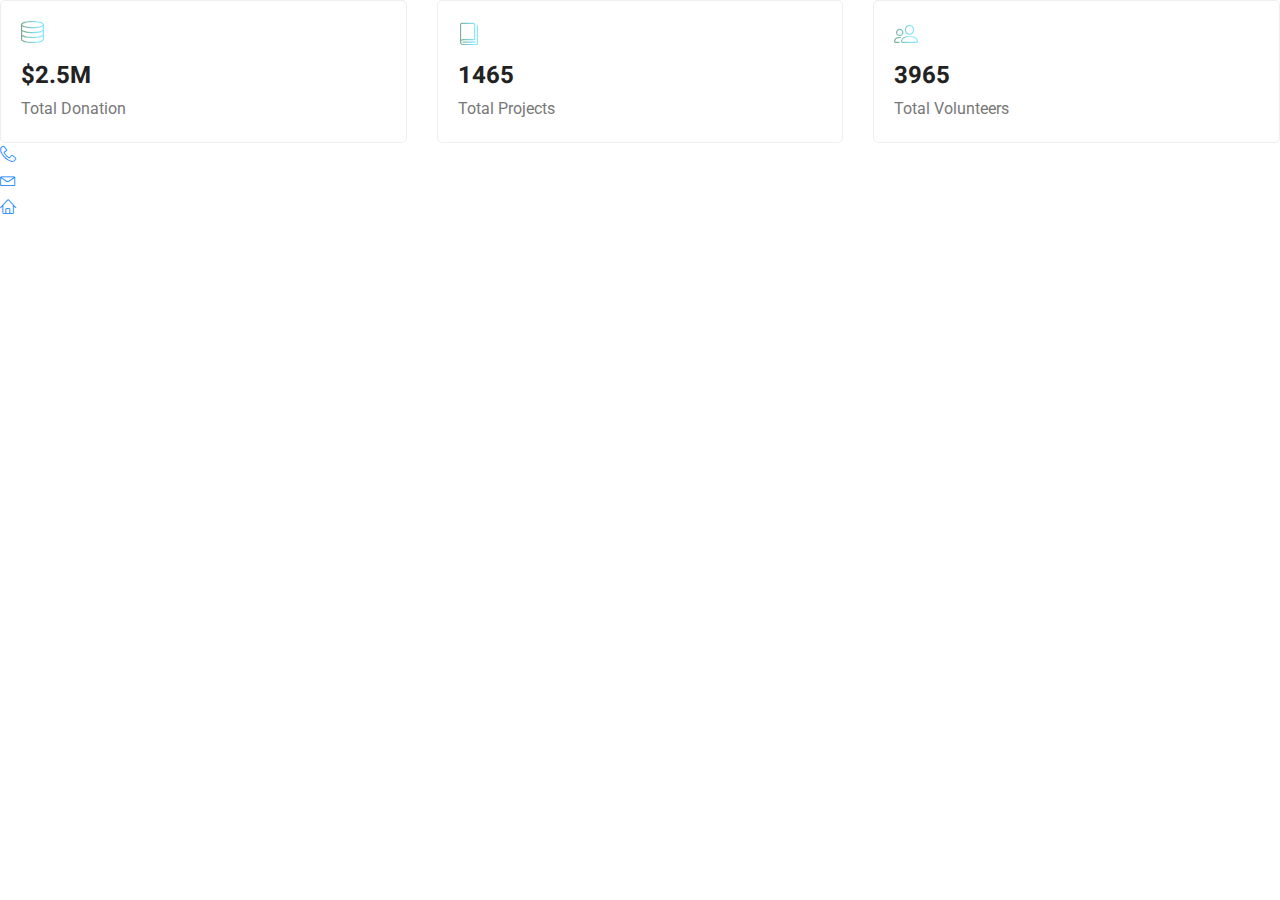
<file: AnastasiaSite/WebTemplate/CurrentVersion/linearCons.html>
<!doctype html>
<html lang="en">
    <head>
        <!-- Required meta tags -->
        <meta charset="utf-8">
        <meta name="viewport" content="width=device-width, initial-scale=1, shrink-to-fit=no">
        <link rel="icon" href="img/favicon.png" type="image/png">
        <title>MeetMe Personal</title>
        <!-- Bootstrap CSS -->
        <link rel="stylesheet" href="css/bootstrap.css">
        <link rel="stylesheet" href="vendors/linericon/style.css">
        <link rel="stylesheet" href="css/font-awesome.min.css">
        <link rel="stylesheet" href="vendors/owl-carousel/owl.carousel.min.css">
        <link rel="stylesheet" href="vendors/lightbox/simpleLightbox.css">
        <link rel="stylesheet" href="vendors/nice-select/css/nice-select.css">
        <link rel="stylesheet" href="vendors/animate-css/animate.css">
        <link rel="stylesheet" href="vendors/popup/magnific-popup.css">
        <!-- main css -->
        <link rel="stylesheet" href="css/style.css">
        <link rel="stylesheet" href="css/responsive.css">
    </head>
    <body>
            <div class="row">
                    <div class="col-md-4">
                        <div class="wel_item">
                            <i class="lnr lnr-database"></i>
                            <h4>$2.5M</h4>
                            <p>Total Donation</p>
                        </div>
                    </div>
                    <div class="col-md-4">
                        <div class="wel_item">
                            <i class="lnr lnr-book"></i>
                            <h4>1465</h4>
                            <p>Total Projects</p>
                        </div>
                    </div>
                    <div class="col-md-4">
                        <div class="wel_item">
                            <i class="lnr lnr-users"></i>
                            <h4>3965</h4>
                            <p>Total Volunteers</p>
                        </div>
                    </div>
                </div>
                <div>
                    <ul class="list basic_info">								
                            <li><a href="#"><i class="lnr lnr-phone-handset"></i></a></li>
                            <li><a href="#"><i class="lnr lnr-envelope"></i></a></li>
                            <li><a href="#"><i class="lnr lnr-home"></i></a></li>
                            <li><a href="#"><i class="lnr lnr-"></i></a></li>
                    </ul>
                </div>
    </body>
</html>
</file>
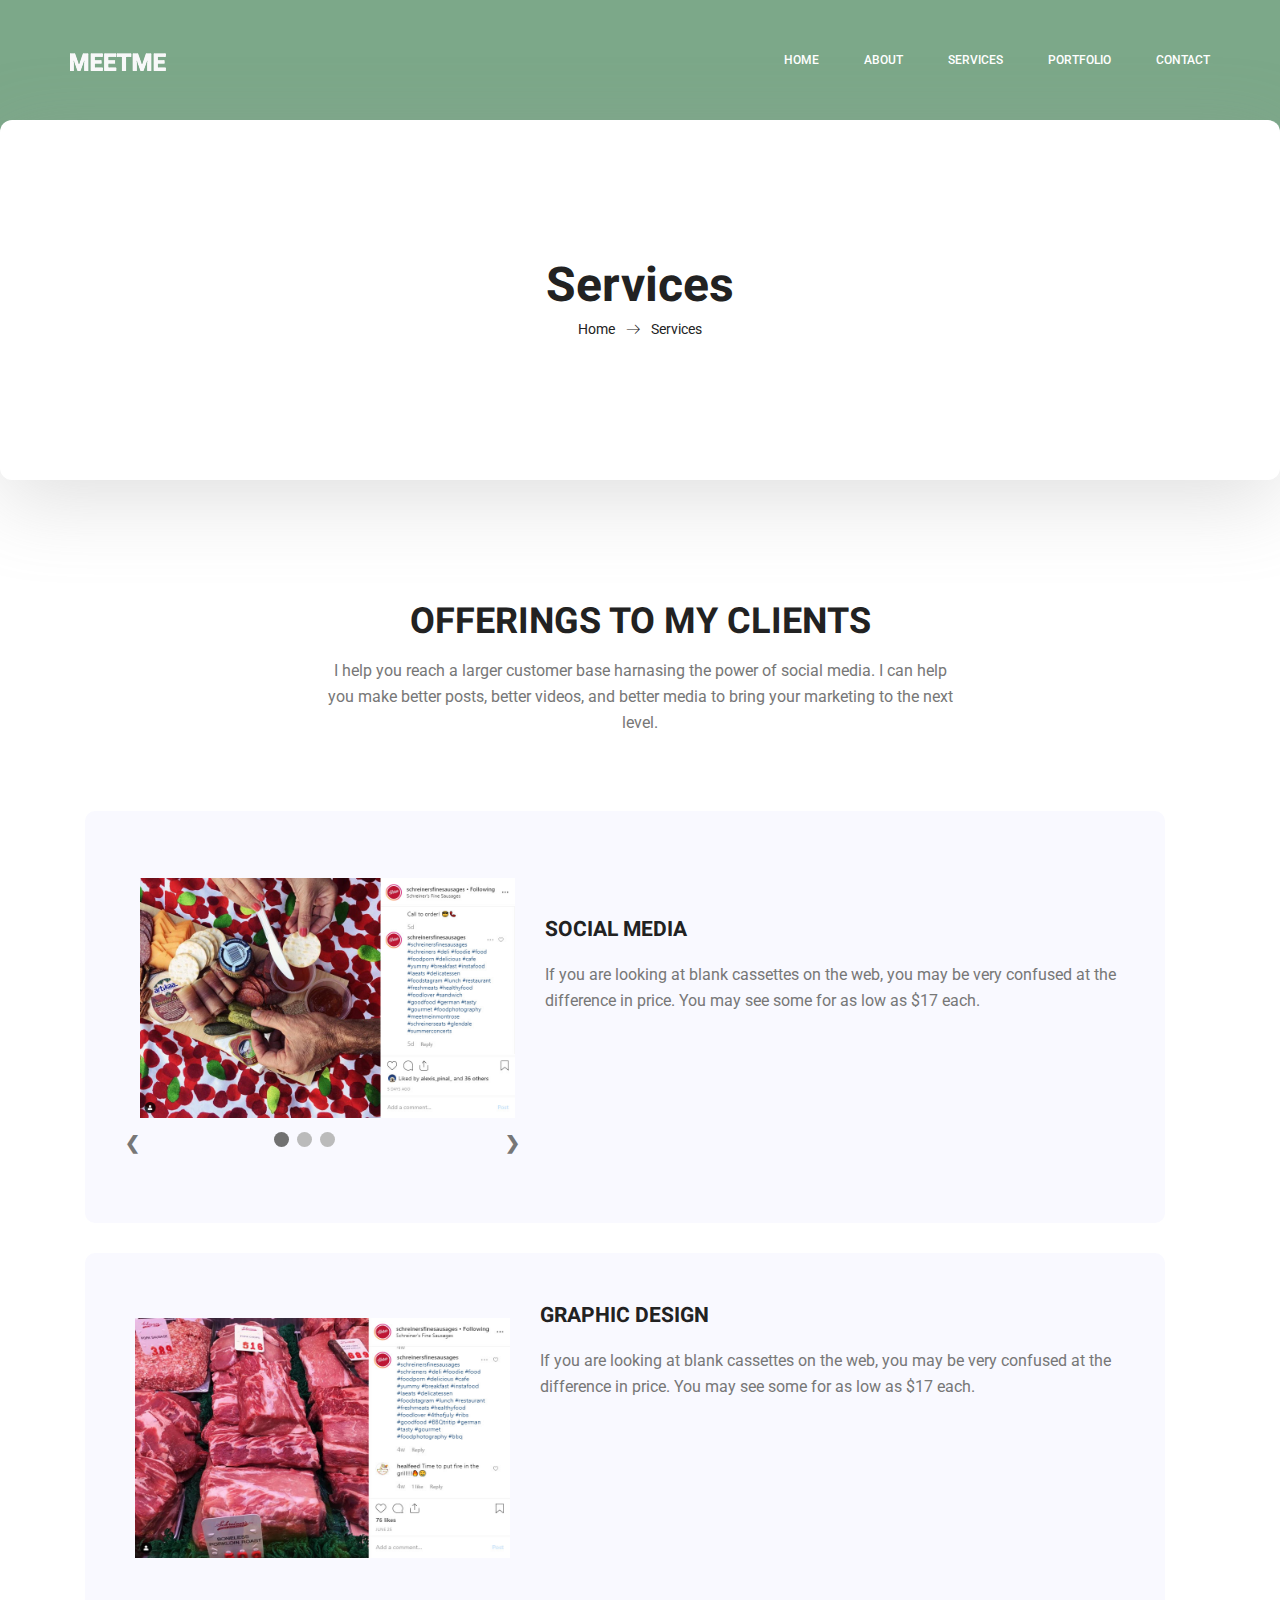
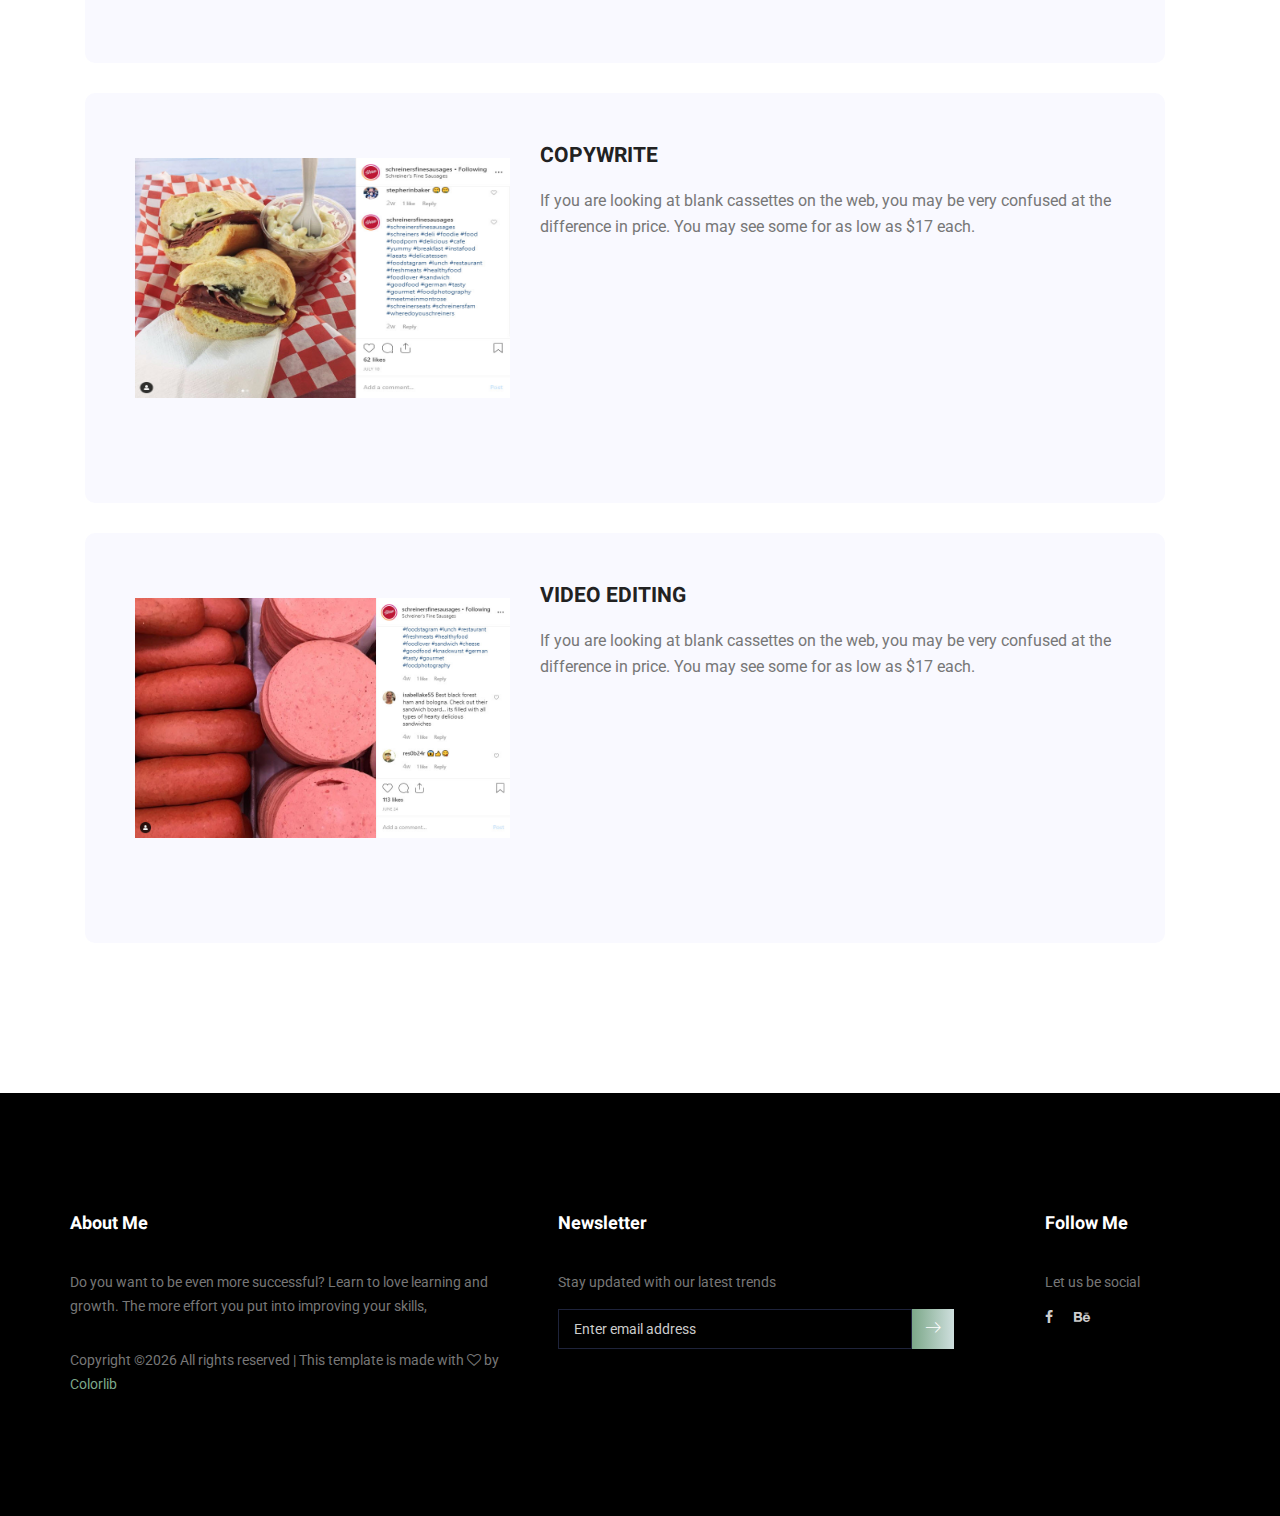
<file: AnastasiaSite/WebTemplate/CurrentVersion/services.html>
<!doctype html>
<html lang="en">
    <head>
        <!-- Required meta tags -->
        <meta charset="utf-8">
        <meta name="viewport" content="width=device-width, initial-scale=1, shrink-to-fit=no">
        <link rel="icon" href="img/favicon.png" type="image/png">
        <title>MeetMe Personal</title>
        <!-- Bootstrap CSS -->
        <link rel="stylesheet" href="css/bootstrap.css">
        <link rel="stylesheet" href="vendors/linericon/style.css">
        <link rel="stylesheet" href="css/font-awesome.min.css">
        <link rel="stylesheet" href="vendors/owl-carousel/owl.carousel.min.css">
        <link rel="stylesheet" href="vendors/lightbox/simpleLightbox.css">
        <link rel="stylesheet" href="vendors/nice-select/css/nice-select.css">
        <link rel="stylesheet" href="vendors/animate-css/animate.css">
        <link rel="stylesheet" href="vendors/popup/magnific-popup.css">
        <link rel="stylesheet" href="vendors/flaticon/flaticon.css">
        <!-- main css -->
        <link rel="stylesheet" href="css/style.css">
        <link rel="stylesheet" href="css/responsive.css">
    </head>
    <body>
        
        <!--================Header Menu Area =================-->
        <header class="header_area">
            <div class="main_menu">
            	<nav class="navbar navbar-expand-lg navbar-light">
					<div class="container box_1620">
						<!-- Brand and toggle get grouped for better mobile display -->
						<a class="navbar-brand logo_h" href="index.html"><img src="img/logo.png" alt=""></a>
						<button class="navbar-toggler" type="button" data-toggle="collapse" data-target="#navbarSupportedContent" aria-controls="navbarSupportedContent" aria-expanded="false" aria-label="Toggle navigation">
							<span class="icon-bar"></span>
							<span class="icon-bar"></span>
							<span class="icon-bar"></span>
						</button>
						<!-- Collect the nav links, forms, and other content for toggling -->
						<div class="collapse navbar-collapse offset" id="navbarSupportedContent">
							<ul class="nav navbar-nav menu_nav ml-auto">
								<li class="nav-item"><a class="nav-link" href="index.html">Home</a></li> 
								<li class="nav-item"><a class="nav-link" href="about-us.html">About</a></li> 
								<li class="nav-item"><a class="nav-link" href="services.html">Services</a></li> 										
								<li class="nav-item submenu dropdown">
									<a href="#" class="nav-link dropdown-toggle" data-toggle="dropdown" role="button" aria-haspopup="true" aria-expanded="false">Portfolio</a>
									<ul class="dropdown-menu">
										<li class="nav-item"><a class="nav-link" href="instagramPortfolio.html">Instagram<a><li>
										<li class="nav-item"><a class="nav-link" href="graphicDesignPortfolio.html">Graphic Design</a></li>
										<li class="nav-item"><a class="nav-link" href="copywritePortfolio.html">Copy Write</a></li>											
										<li class="nav-item"><a class="nav-link" href="videoEditPortfolio.html">Video Editing</a></li>											
											
									</ul>
								</li>
								<li class="nav-item"><a class="nav-link" href="contact.html">Contact</a></li>
							</ul>
						</div> 
					</div>
            	</nav>
            </div>
        </header>
        <!--================Header Menu Area =================-->
        
        <!--================Home Banner Area =================-->
        <section class="banner_area">
            <div class="box_1620">
				<div class="banner_inner d-flex align-items-center">
					<div class="container">
						<div class="banner_content text-center">
							<h2>Services</h2>
							<div class="page_link">
								<a href="index.html">Home</a>
								<a href="services.html">Services</a>
							</div>
						</div>
					</div>
				</div>
            </div>
        </section>
        <!--================End Home Banner Area =================-->
        
        <!--================Feature Area =================-->
        <section class="feature_area white_feature p_120">
        	<div class="container">
        		<div class="main_title col-lg-12 col-md-12">
        			<h2>offerings to my clients</h2>
        			<p>I help you reach a larger customer base harnasing the power of social media.  I can help you make better posts,
						better videos, and better media to bring your marketing to the next level.  
					</p>
				</div>
				
				
				<div class="col-lg-12 col-md-12 divServices">
					
					<div class="feature_item feature_item_banner">	
					
							<div class="feature_item_slideshow">
								<div class="slideshow-container">
									<div class="serviceSlides fader" style="display: block;">
										
										<img class="feature_item_banner_img servicesSlider" src = "img/portfolio/instagram/ig_sch_1.jpg" alt="This is an image of meat"/>
										
									</div>
									<div class="serviceSlides fader">
										<img class="feature_item_banner_img servicesSlider" src = "img/portfolio/instagram/ig_sch_2.jpg" alt="This is an image of meat"/>
									</div>
									<div class="serviceSlides fader">
										<img class="feature_item_banner_img servicesSlider" src = "img/portfolio/instagram/ig_sch_3.jpg" alt="This is an image of meat"/>
									</div>	
									<div class="arrow_div">
									<a class="prev" onclick="plusSlides(-1)">&#10094;</a>
									<a class="next" onclick="plusSlides(1)">&#10095;</a>
									</div>
								</div>
								<br>
								<div class="dot_div" style="text-align:center">
									<span class="dot" onclick="currentSlide(1)"></span>
									<span class="dot" onclick="currentSlide(2)"></span>
									<span class="dot" onclick="currentSlide(3)"></span>
								</div>
							</div>
						<div class="feature_item_info">
						<h4>Social Media</h4>
						<p>If you are looking at blank cassettes on the web, you may be very 
							confused at the difference in price. You may see some for as low as $17 each.</p>
						</div>
					</div>	
				</div>
				
				
				<div class="col-lg-12 col-md-12 divServices">
					<div class="feature_item feature_item_banner">
						<img class="feature_item_banner_img" src="img/portfolio/instagram/ig_sch_2.jpg" alt="This is an image of meat"/>
						<h4>Graphic Design</h4>
						<p>If you are looking at blank cassettes on the web, you may be very confused at the difference in price. You may see some for as low as $17 each.</p>
					</div>
				</div>
				
				<div class="col-lg-12 col-md-12 divServices">
					<div class="feature_item feature_item_banner">
						<img class="feature_item_banner_img" src="img/portfolio/instagram/ig_sch_3.jpg" alt="Furthermore, this is just another picture of meat."/>
						<h4>Copywrite</h4>
						<p>If you are looking at blank cassettes on the web, you may be very confused at the difference in price. You may see some for as low as $17 each.</p>
					</div>
				</div>
				
				<div class="col-lg-12 col-md-12 divServices">
					<div class="feature_item feature_item_banner">
						<img class="feature_item_banner_img" src="img/portfolio/instagram/ig_sch_4.jpg" alt="Last, another picture of meat"/>
						<h4>Video Editing</h4>
						<p>If you are looking at blank cassettes on the web, you may be very confused at the difference in price. You may see some for as low as $17 each.</p>
					</div>
				</div>				
        	</div>
        </section>
        <!--================End Feature Area =================-->
        
        <!--================Testimonials Area =================-->

        <!--================End Testimonials Area =================-->
        
        <!--================Footer Area =================-->
        <footer class="footer_area p_120">
        	<div class="container">
        		<div class="row footer_inner">
        			<div class="col-lg-5 col-sm-6">
        				<aside class="f_widget ab_widget">
        					<div class="f_title">
        						<h3>About Me</h3>
        					</div>
        					<p>Do you want to be even more successful? Learn to love learning and growth. The more effort you put into improving your skills,</p>
        					<p><!-- Link back to Colorlib can't be removed. Template is licensed under CC BY 3.0. -->
Copyright &copy;<script>document.write(new Date().getFullYear());</script> All rights reserved | This template is made with <i class="fa fa-heart-o" aria-hidden="true"></i> by <a href="https://colorlib.com" target="_blank">Colorlib</a>
<!-- Link back to Colorlib can't be removed. Template is licensed under CC BY 3.0. --></p>
        				</aside>
        			</div>
        			<div class="col-lg-5 col-sm-6">
        				<aside class="f_widget news_widget">
        					<div class="f_title">
        						<h3>Newsletter</h3>
        					</div>
        					<p>Stay updated with our latest trends</p>
        					<div id="mc_embed_signup">
                                <form target="_blank" action="https://spondonit.us12.list-manage.com/subscribe/post?u=1462626880ade1ac87bd9c93a&amp;id=92a4423d01" method="get" class="subscribe_form relative">
                                	<div class="input-group d-flex flex-row">
                                        <input name="EMAIL" placeholder="Enter email address" onfocus="this.placeholder = ''" onblur="this.placeholder = 'Email Address '" required="" type="email">
                                        <button class="btn sub-btn"><span class="lnr lnr-arrow-right"></span></button>		
                                    </div>				
                                    <div class="mt-10 info"></div>
                                </form>
                            </div>
        				</aside>
        			</div>
        			<div class="col-lg-2">
        				<aside class="f_widget social_widget">
        					<div class="f_title">
        						<h3>Follow Me</h3>
        					</div>
        					<p>Let us be social</p>
        					<ul class="list">
        						<li><a href=https://www.facebook.com/anastasia.pinal"><i class="fa fa-facebook"></i></a></li>
        						<!-- <li><a href="#"><i class="fa fa-twitter"></i></a></li>
								<li><a href="#"><i class="fa fa-dribbble"></i></a></li>
								 -->
        						<li><a href="#"><i class="fa fa-behance"></i></a></li>
        					</ul>
        				</aside>
        			</div>
        		</div>
        	</div>
        </footer>
        <!--================End Footer Area =================-->
        
        
        
        
        <!-- Optional JavaScript -->
        <!-- jQuery first, then Popper.js, then Bootstrap JS -->
        <script src="js/jquery-3.3.1.min.js"></script>
        <script src="js/popper.js"></script>
        <script src="js/bootstrap.min.js"></script>
        <script src="js/stellar.js"></script>
        <script src="vendors/lightbox/simpleLightbox.min.js"></script>
        <script src="vendors/nice-select/js/jquery.nice-select.min.js"></script>
        <script src="vendors/isotope/imagesloaded.pkgd.min.js"></script>
        <script src="vendors/isotope/isotope.pkgd.min.js"></script>
        <script src="vendors/owl-carousel/owl.carousel.min.js"></script>
        <script src="vendors/popup/jquery.magnific-popup.min.js"></script>
        <script src="js/jquery.ajaxchimp.min.js"></script>
        <script src="vendors/counter-up/jquery.waypoints.min.js"></script>
        <script src="vendors/counter-up/jquery.counterup.min.js"></script>
        <script src="js/mail-script.js"></script>
		<script src="js/theme.js"></script>
		<script src="js/slideShow.js"></script>
    </body>
</html>
</file>
<file: AnastasiaSite/WebTemplate/OGSite/vendors/linericon/style.css>
@font-face {
	font-family: 'Linearicons-Free';
	src:url('fonts/Linearicons-Free.eot?w118d');
	src:url('fonts/Linearicons-Free.eot?#iefixw118d') format('embedded-opentype'),
		url('fonts/Linearicons-Free.woff2?w118d') format('woff2'),
		url('fonts/Linearicons-Free.woff?w118d') format('woff'),
		url('fonts/Linearicons-Free.ttf?w118d') format('truetype'),
		url('fonts/Linearicons-Free.svg?w118d#Linearicons-Free') format('svg');
	font-weight: normal;
	font-style: normal;
}

.lnr {
	font-family: 'Linearicons-Free';
	speak: none;
	font-style: normal;
	font-weight: normal;
	font-variant: normal;
	text-transform: none;
	line-height: 1;

	/* Better Font Rendering =========== */
	-webkit-font-smoothing: antialiased;
	-moz-osx-font-smoothing: grayscale;
}

.lnr-home:before {
	content: "\e800";
}
.lnr-apartment:before {
	content: "\e801";
}
.lnr-pencil:before {
	content: "\e802";
}
.lnr-magic-wand:before {
	content: "\e803";
}
.lnr-drop:before {
	content: "\e804";
}
.lnr-lighter:before {
	content: "\e805";
}
.lnr-poop:before {
	content: "\e806";
}
.lnr-sun:before {
	content: "\e807";
}
.lnr-moon:before {
	content: "\e808";
}
.lnr-cloud:before {
	content: "\e809";
}
.lnr-cloud-upload:before {
	content: "\e80a";
}
.lnr-cloud-download:before {
	content: "\e80b";
}
.lnr-cloud-sync:before {
	content: "\e80c";
}
.lnr-cloud-check:before {
	content: "\e80d";
}
.lnr-database:before {
	content: "\e80e";
}
.lnr-lock:before {
	content: "\e80f";
}
.lnr-cog:before {
	content: "\e810";
}
.lnr-trash:before {
	content: "\e811";
}
.lnr-dice:before {
	content: "\e812";
}
.lnr-heart:before {
	content: "\e813";
}
.lnr-star:before {
	content: "\e814";
}
.lnr-star-half:before {
	content: "\e815";
}
.lnr-star-empty:before {
	content: "\e816";
}
.lnr-flag:before {
	content: "\e817";
}
.lnr-envelope:before {
	content: "\e818";
}
.lnr-paperclip:before {
	content: "\e819";
}
.lnr-inbox:before {
	content: "\e81a";
}
.lnr-eye:before {
	content: "\e81b";
}
.lnr-printer:before {
	content: "\e81c";
}
.lnr-file-empty:before {
	content: "\e81d";
}
.lnr-file-add:before {
	content: "\e81e";
}
.lnr-enter:before {
	content: "\e81f";
}
.lnr-exit:before {
	content: "\e820";
}
.lnr-graduation-hat:before {
	content: "\e821";
}
.lnr-license:before {
	content: "\e822";
}
.lnr-music-note:before {
	content: "\e823";
}
.lnr-film-play:before {
	content: "\e824";
}
.lnr-camera-video:before {
	content: "\e825";
}
.lnr-camera:before {
	content: "\e826";
}
.lnr-picture:before {
	content: "\e827";
}
.lnr-book:before {
	content: "\e828";
}
.lnr-bookmark:before {
	content: "\e829";
}
.lnr-user:before {
	content: "\e82a";
}
.lnr-users:before {
	content: "\e82b";
}
.lnr-shirt:before {
	content: "\e82c";
}
.lnr-store:before {
	content: "\e82d";
}
.lnr-cart:before {
	content: "\e82e";
}
.lnr-tag:before {
	content: "\e82f";
}
.lnr-phone-handset:before {
	content: "\e830";
}
.lnr-phone:before {
	content: "\e831";
}
.lnr-pushpin:before {
	content: "\e832";
}
.lnr-map-marker:before {
	content: "\e833";
}
.lnr-map:before {
	content: "\e834";
}
.lnr-location:before {
	content: "\e835";
}
.lnr-calendar-full:before {
	content: "\e836";
}
.lnr-keyboard:before {
	content: "\e837";
}
.lnr-spell-check:before {
	content: "\e838";
}
.lnr-screen:before {
	content: "\e839";
}
.lnr-smartphone:before {
	content: "\e83a";
}
.lnr-tablet:before {
	content: "\e83b";
}
.lnr-laptop:before {
	content: "\e83c";
}
.lnr-laptop-phone:before {
	content: "\e83d";
}
.lnr-power-switch:before {
	content: "\e83e";
}
.lnr-bubble:before {
	content: "\e83f";
}
.lnr-heart-pulse:before {
	content: "\e840";
}
.lnr-construction:before {
	content: "\e841";
}
.lnr-pie-chart:before {
	content: "\e842";
}
.lnr-chart-bars:before {
	content: "\e843";
}
.lnr-gift:before {
	content: "\e844";
}
.lnr-diamond:before {
	content: "\e845";
}
.lnr-linearicons:before {
	content: "\e846";
}
.lnr-dinner:before {
	content: "\e847";
}
.lnr-coffee-cup:before {
	content: "\e848";
}
.lnr-leaf:before {
	content: "\e849";
}
.lnr-paw:before {
	content: "\e84a";
}
.lnr-rocket:before {
	content: "\e84b";
}
.lnr-briefcase:before {
	content: "\e84c";
}
.lnr-bus:before {
	content: "\e84d";
}
.lnr-car:before {
	content: "\e84e";
}
.lnr-train:before {
	content: "\e84f";
}
.lnr-bicycle:before {
	content: "\e850";
}
.lnr-wheelchair:before {
	content: "\e851";
}
.lnr-select:before {
	content: "\e852";
}
.lnr-earth:before {
	content: "\e853";
}
.lnr-smile:before {
	content: "\e854";
}
.lnr-sad:before {
	content: "\e855";
}
.lnr-neutral:before {
	content: "\e856";
}
.lnr-mustache:before {
	content: "\e857";
}
.lnr-alarm:before {
	content: "\e858";
}
.lnr-bullhorn:before {
	content: "\e859";
}
.lnr-volume-high:before {
	content: "\e85a";
}
.lnr-volume-medium:before {
	content: "\e85b";
}
.lnr-volume-low:before {
	content: "\e85c";
}
.lnr-volume:before {
	content: "\e85d";
}
.lnr-mic:before {
	content: "\e85e";
}
.lnr-hourglass:before {
	content: "\e85f";
}
.lnr-undo:before {
	content: "\e860";
}
.lnr-redo:before {
	content: "\e861";
}
.lnr-sync:before {
	content: "\e862";
}
.lnr-history:before {
	content: "\e863";
}
.lnr-clock:before {
	content: "\e864";
}
.lnr-download:before {
	content: "\e865";
}
.lnr-upload:before {
	content: "\e866";
}
.lnr-enter-down:before {
	content: "\e867";
}
.lnr-exit-up:before {
	content: "\e868";
}
.lnr-bug:before {
	content: "\e869";
}
.lnr-code:before {
	content: "\e86a";
}
.lnr-link:before {
	content: "\e86b";
}
.lnr-unlink:before {
	content: "\e86c";
}
.lnr-thumbs-up:before {
	content: "\e86d";
}
.lnr-thumbs-down:before {
	content: "\e86e";
}
.lnr-magnifier:before {
	content: "\e86f";
}
.lnr-cross:before {
	content: "\e870";
}
.lnr-menu:before {
	content: "\e871";
}
.lnr-list:before {
	content: "\e872";
}
.lnr-chevron-up:before {
	content: "\e873";
}
.lnr-chevron-down:before {
	content: "\e874";
}
.lnr-chevron-left:before {
	content: "\e875";
}
.lnr-chevron-right:before {
	content: "\e876";
}
.lnr-arrow-up:before {
	content: "\e877";
}
.lnr-arrow-down:before {
	content: "\e878";
}
.lnr-arrow-left:before {
	content: "\e879";
}
.lnr-arrow-right:before {
	content: "\e87a";
}
.lnr-move:before {
	content: "\e87b";
}
.lnr-warning:before {
	content: "\e87c";
}
.lnr-question-circle:before {
	content: "\e87d";
}
.lnr-menu-circle:before {
	content: "\e87e";
}
.lnr-checkmark-circle:before {
	content: "\e87f";
}
.lnr-cross-circle:before {
	content: "\e880";
}
.lnr-plus-circle:before {
	content: "\e881";
}
.lnr-circle-minus:before {
	content: "\e882";
}
.lnr-arrow-up-circle:before {
	content: "\e883";
}
.lnr-arrow-down-circle:before {
	content: "\e884";
}
.lnr-arrow-left-circle:before {
	content: "\e885";
}
.lnr-arrow-right-circle:before {
	content: "\e886";
}
.lnr-chevron-up-circle:before {
	content: "\e887";
}
.lnr-chevron-down-circle:before {
	content: "\e888";
}
.lnr-chevron-left-circle:before {
	content: "\e889";
}
.lnr-chevron-right-circle:before {
	content: "\e88a";
}
.lnr-crop:before {
	content: "\e88b";
}
.lnr-frame-expand:before {
	content: "\e88c";
}
.lnr-frame-contract:before {
	content: "\e88d";
}
.lnr-layers:before {
	content: "\e88e";
}
.lnr-funnel:before {
	content: "\e88f";
}
.lnr-text-format:before {
	content: "\e890";
}
.lnr-text-format-remove:before {
	content: "\e891";
}
.lnr-text-size:before {
	content: "\e892";
}
.lnr-bold:before {
	content: "\e893";
}
.lnr-italic:before {
	content: "\e894";
}
.lnr-underline:before {
	content: "\e895";
}
.lnr-strikethrough:before {
	content: "\e896";
}
.lnr-highlight:before {
	content: "\e897";
}
.lnr-text-align-left:before {
	content: "\e898";
}
.lnr-text-align-center:before {
	content: "\e899";
}
.lnr-text-align-right:before {
	content: "\e89a";
}
.lnr-text-align-justify:before {
	content: "\e89b";
}
.lnr-line-spacing:before {
	content: "\e89c";
}
.lnr-indent-increase:before {
	content: "\e89d";
}
.lnr-indent-decrease:before {
	content: "\e89e";
}
.lnr-pilcrow:before {
	content: "\e89f";
}
.lnr-direction-ltr:before {
	content: "\e8a0";
}
.lnr-direction-rtl:before {
	content: "\e8a1";
}
.lnr-page-break:before {
	content: "\e8a2";
}
.lnr-sort-alpha-asc:before {
	content: "\e8a3";
}
.lnr-sort-amount-asc:before {
	content: "\e8a4";
}
.lnr-hand:before {
	content: "\e8a5";
}
.lnr-pointer-up:before {
	content: "\e8a6";
}
.lnr-pointer-right:before {
	content: "\e8a7";
}
.lnr-pointer-down:before {
	content: "\e8a8";
}
.lnr-pointer-left:before {
	content: "\e8a9";
}
</file>
<file: AnastasiaSite/WebTemplate/OGSite/vendors/nice-select/css/nice-select.css>
.nice-select {
  -webkit-tap-highlight-color: transparent;
  background-color: #fff;
  border-radius: 5px;
  border: solid 1px #e8e8e8;
  box-sizing: border-box;
  clear: both;
  cursor: pointer;
  display: block;
  float: left;
  font-family: inherit;
  font-size: 14px;
  font-weight: normal;
  height: 42px;
  line-height: 40px;
  outline: none;
  padding-left: 18px;
  padding-right: 30px;
  position: relative;
  text-align: left !important;
  -webkit-transition: all 0.2s ease-in-out;
  transition: all 0.2s ease-in-out;
  -webkit-user-select: none;
     -moz-user-select: none;
      -ms-user-select: none;
          user-select: none;
  white-space: nowrap;
  width: auto; }
  .nice-select:hover {
    border-color: #dbdbdb; }
  .nice-select:active, .nice-select.open, .nice-select:focus {
    border-color: #999; }
  .nice-select:after {
    border-bottom: 2px solid #999;
    border-right: 2px solid #999;
    content: '';
    display: block;
    height: 5px;
    margin-top: -4px;
    pointer-events: none;
    position: absolute;
    right: 12px;
    top: 50%;
    -webkit-transform-origin: 66% 66%;
        -ms-transform-origin: 66% 66%;
            transform-origin: 66% 66%;
    -webkit-transform: rotate(45deg);
        -ms-transform: rotate(45deg);
            transform: rotate(45deg);
    -webkit-transition: all 0.15s ease-in-out;
    transition: all 0.15s ease-in-out;
    width: 5px; }
  .nice-select.open:after {
    -webkit-transform: rotate(-135deg);
        -ms-transform: rotate(-135deg);
            transform: rotate(-135deg); }
  .nice-select.open .list {
    opacity: 1;
    pointer-events: auto;
    -webkit-transform: scale(1) translateY(0);
        -ms-transform: scale(1) translateY(0);
            transform: scale(1) translateY(0); }
  .nice-select.disabled {
    border-color: #ededed;
    color: #999;
    pointer-events: none; }
    .nice-select.disabled:after {
      border-color: #cccccc; }
  .nice-select.wide {
    width: 100%; }
    .nice-select.wide .list {
      left: 0 !important;
      right: 0 !important; }
  .nice-select.right {
    float: right; }
    .nice-select.right .list {
      left: auto;
      right: 0; }
  .nice-select.small {
    font-size: 12px;
    height: 36px;
    line-height: 34px; }
    .nice-select.small:after {
      height: 4px;
      width: 4px; }
    .nice-select.small .option {
      line-height: 34px;
      min-height: 34px; }
  .nice-select .list {
    background-color: #fff;
    border-radius: 5px;
    box-shadow: 0 0 0 1px rgba(68, 68, 68, 0.11);
    box-sizing: border-box;
    margin-top: 4px;
    opacity: 0;
    overflow: hidden;
    padding: 0;
    pointer-events: none;
    position: absolute;
    top: 100%;
    left: 0;
    -webkit-transform-origin: 50% 0;
        -ms-transform-origin: 50% 0;
            transform-origin: 50% 0;
    -webkit-transform: scale(0.75) translateY(-21px);
        -ms-transform: scale(0.75) translateY(-21px);
            transform: scale(0.75) translateY(-21px);
    -webkit-transition: all 0.2s cubic-bezier(0.5, 0, 0, 1.25), opacity 0.15s ease-out;
    transition: all 0.2s cubic-bezier(0.5, 0, 0, 1.25), opacity 0.15s ease-out;
    z-index: 9; }
    .nice-select .list:hover .option:not(:hover) {
      background-color: transparent !important; }
  .nice-select .option {
    cursor: pointer;
    font-weight: 400;
    line-height: 40px;
    list-style: none;
    min-height: 40px;
    outline: none;
    padding-left: 18px;
    padding-right: 29px;
    text-align: left;
    -webkit-transition: all 0.2s;
    transition: all 0.2s; }
    .nice-select .option:hover, .nice-select .option.focus, .nice-select .option.selected.focus {
      background-color: #f6f6f6; }
    .nice-select .option.selected {
      font-weight: bold; }
    .nice-select .option.disabled {
      background-color: transparent;
      color: #999;
      cursor: default; }

.no-csspointerevents .nice-select .list {
  display: none; }

.no-csspointerevents .nice-select.open .list {
  display: block; }
</file>
<file: AnastasiaSite/WebTemplate/OGSite/vendors/flaticon/flaticon.css>
/*
  	Flaticon icon font: Flaticon
  	Creation date: 26/06/2018 17:19
  	*/

@font-face {
  font-family: "Flaticon";
  src: url("./Flaticon.eot");
  src: url("./Flaticon.eot?#iefix") format("embedded-opentype"),
       url("./Flaticon.woff") format("woff"),
       url("./Flaticon.ttf") format("truetype"),
       url("./Flaticon.svg#Flaticon") format("svg");
  font-weight: normal;
  font-style: normal;
}

@media screen and (-webkit-min-device-pixel-ratio:0) {
  @font-face {
    font-family: "Flaticon";
    src: url("./Flaticon.svg#Flaticon") format("svg");
  }
}

[class^="flaticon-"]:before, [class*=" flaticon-"]:before,
[class^="flaticon-"]:after, [class*=" flaticon-"]:after {   
  font-family: Flaticon;
        font-size: 20px;
font-style: normal;
margin-left: 20px;
}

.flaticon-skyline:before { content: "\f100"; }
.flaticon-sketch:before { content: "\f101"; }
.flaticon-city:before { content: "\f102"; }
</file>
<file: AnastasiaSite/WebTemplate/OGSite/css/style.css>
/*----------------------------------------------------
@File: Default Styles
@Author: Rocky Ahmed
@URL: http://wethemez.com
Author E-mail: rockybd1995@gmail.com

This file contains the styling for the actual theme, this
is the file you need to edit to change the look of the
theme.
---------------------------------------------------- */
/*=====================================================================
@Template Name: Builder Construction 
@Author: Rocky Ahmed
@Developed By: Rocky Ahmed
@Developer URL: http://rocky.wethemez.com
Author E-mail: rockybd1995@gmail.com

@Default Styles

Table of Content:
01/ Variables
02/ predefin
03/ header
04/ button
05/ banner
06/ breadcrumb
07/ about
08/ team
09/ project 
10/ price 
11/ team 
12/ blog 
13/ video  
14/ features  
15/ career  
16/ contact 
17/ footer

=====================================================================*/
/*----------------------------------------------------*/
/*font Variables*/
/*Color Variables*/
/*=================== fonts ====================*/
@import url("https://fonts.googleapis.com/css?family=Heebo:300,400,700,900|Roboto:300,400,500,700");
/*---------------------------------------------------- */
/*----------------------------------------------------*/
.list {
  list-style: none;
  margin: 0px;
  padding: 0px; }

a {
  text-decoration: none;
  transition: all 0.3s ease-in-out; }
  a:hover, a:focus {
    text-decoration: none;
    outline: none; }

.row.m0 {
  margin: 0px; }

body {
  line-height: 26px;
  font-size: 16px;
  font-family: "Roboto", sans-serif;
  font-weight: normal;
  color: #777777; }

h1, h2, h3, h4, h5, h6 {
  font-family: "Heebo", sans-serif;
  font-weight: bold; }

button:focus {
  outline: none;
  box-shadow: none; }

.p0 {
  padding-left: 0px;
  padding-right: 0px; }

.p_120 {
  padding-top: 120px;
  padding-bottom: 120px; }

.p_100 {
  padding-top: 100px;
  padding-bottom: 100px; }

.pad_top {
  padding-top: 120px; }

.pad_bt {
  padding-bottom: 120px; }

.mt-25 {
  margin-top: 25px; }

@media (min-width: 1200px) {
  .container {
    max-width: 1170px; } }

@media (min-width: 1620px) {
  .box_1620 {
    max-width: 1620px;
    margin: auto;
    width: 100%;
    padding-left: 0px;
    padding-right: 0px; } }
/* Main Title Area css
============================================================================================ */
.main_title {
  text-align: center;
  max-width: 670px;
  margin: 0px auto 75px; }
  .main_title h2 {
    font-family: "Heebo", sans-serif;
    font-size: 36px;
    color: #222222;
    margin-bottom: 15px;
    text-transform: uppercase; }
  .main_title p {
    font-size: 16px;
    font-family: "Roboto", sans-serif;
    font-weight: normal;
    line-height: 26px;
    color: #777777;
    margin-bottom: 0px; }

/* End Main Title Area css
============================================================================================ */
/*---------------------------------------------------- */
/*----------------------------------------------------*/
.header_area {
  position: absolute;
  width: 100%;
  top: 0;
  left: 0;
  z-index: 99;
  transition: background 0.4s, all 0.3s linear; }
  .header_area .navbar {
    background: transparent;
    padding: 0px;
    border: 0px;
    border-radius: 0px; }
    .header_area .navbar .nav .nav-item {
      margin-right: 45px; }
      .header_area .navbar .nav .nav-item .nav-link {
        font: 500 12px/120px "Roboto", sans-serif;
        text-transform: uppercase;
        color: #fff;
        padding: 0px;
        display: inline-block; }
        .header_area .navbar .nav .nav-item .nav-link:after {
          display: none; }
      .header_area .navbar .nav .nav-item:hover .nav-link, .header_area .navbar .nav .nav-item.active .nav-link {
        color: #fff; }
      .header_area .navbar .nav .nav-item.submenu {
        position: relative; }
        .header_area .navbar .nav .nav-item.submenu ul {
          border: none;
          padding: 0px;
          border-radius: 0px;
          box-shadow: none;
          margin: 0px;
          background: #fff;
          box-shadow: 0px 3px 16px 0px rgba(0, 0, 0, 0.1); }
          @media (min-width: 992px) {
            .header_area .navbar .nav .nav-item.submenu ul {
              position: absolute;
              top: 120%;
              left: 0px;
              min-width: 200px;
              text-align: left;
              opacity: 0;
              transition: all 300ms ease-in;
              visibility: hidden;
              display: block;
              border: none;
              padding: 0px;
              border-radius: 0px; } }
          .header_area .navbar .nav .nav-item.submenu ul:before {
            content: "";
            width: 0;
            height: 0;
            border-style: solid;
            border-width: 10px 10px 0 10px;
            border-color: #eeeeee transparent transparent transparent;
            position: absolute;
            right: 24px;
            top: 45px;
            z-index: 3;
            opacity: 0;
            transition: all 400ms linear; }
          .header_area .navbar .nav .nav-item.submenu ul .nav-item {
            display: block;
            float: none;
            margin-right: 0px;
            border-bottom: 1px solid #ededed;
            margin-left: 0px;
            transition: all 0.4s linear; }
            .header_area .navbar .nav .nav-item.submenu ul .nav-item .nav-link {
              line-height: 45px;
              color: #222222;
              padding: 0px 30px;
              transition: all 150ms linear;
              display: block;
              margin-right: 0px; }
            .header_area .navbar .nav .nav-item.submenu ul .nav-item:last-child {
              border-bottom: none; }
            .header_area .navbar .nav .nav-item.submenu ul .nav-item:hover .nav-link {
              background: #766dff;
              color: #fff; }
        @media (min-width: 992px) {
          .header_area .navbar .nav .nav-item.submenu:hover ul {
            visibility: visible;
            opacity: 1;
            top: 100%; } }
        .header_area .navbar .nav .nav-item.submenu:hover ul .nav-item {
          margin-top: 0px; }
      .header_area .navbar .nav .nav-item:last-child {
        margin-right: 0px; }
    .header_area .navbar .search {
      font-size: 12px;
      line-height: 60px;
      display: inline-block;
      color: #222222;
      margin-left: 80px; }
      .header_area .navbar .search i {
        font-weight: 600; }
  .header_area.navbar_fixed .main_menu {
    position: fixed;
    width: 100%;
    top: -70px;
    left: 0;
    right: 0;
    background: #000;
    transform: translateY(70px);
    transition: transform 500ms ease, background 500ms ease;
    -webkit-transition: transform 500ms ease, background 500ms ease;
    box-shadow: 0px 3px 16px 0px rgba(0, 0, 0, 0.1); }
    .header_area.navbar_fixed .main_menu .navbar .nav .nav-item .nav-link {
      line-height: 70px; }

.top_menu {
  background: #f9f9ff; }
  .top_menu .header_social li {
    display: inline-block;
    margin-right: 15px; }
    .top_menu .header_social li a {
      font-size: 14px;
      color: #777777;
      display: inline-block;
      line-height: 42px;
      transition: all 300ms linear 0s; }
    .top_menu .header_social li:last-child {
      margin-right: 0px; }
    .top_menu .header_social li:hover a {
      color: #766dff; }
  .top_menu .dn_btn {
    line-height: 42px;
    display: inline-block;
    font-size: 12px;
    margin-right: 30px;
    font-family: "Roboto", sans-serif;
    font-weight: normal;
    color: #777777;
    transition: all 300ms linear 0s; }
    .top_menu .dn_btn:hover {
      color: #766dff; }
    .top_menu .dn_btn:last-child {
      margin-right: 0px; }
  .top_menu .lan_pack {
    height: 30px;
    border: 1px solid #eeeeee;
    border-radius: 3px;
    line-height: 28px;
    font-size: 12px;
    font-family: "Roboto", sans-serif;
    font-weight: 500;
    padding-left: 19px;
    padding-right: 36px;
    color: #777777;
    background: #f9f9ff;
    margin-right: 5px;
    margin-top: 8px; }
    .top_menu .lan_pack .current {
      color: #777777; }
    .top_menu .lan_pack:after {
      content: "\f0d7";
      border: none !important;
      font: normal normal normal 12px/1 FontAwesome;
      transform: rotate(0deg);
      height: auto;
      margin-top: -6px;
      right: 20px; }

/*---------------------------------------------------- */
/*----------------------------------------------------*/
/* Home Banner Area css
============================================================================================ */
.home_banner_area {
  position: relative;
  z-index: 1;
  background-image: -moz-linear-gradient(0deg, #766dff 0%, #88f3ff 100%);
  background-image: -webkit-linear-gradient(0deg, #766dff 0%, #88f3ff 100%);
  background-image: -ms-linear-gradient(0deg, #766dff 0%, #88f3ff 100%);
  margin-bottom: 200px; }
  .home_banner_area .box_1620 {
    min-height: 700px;
    border-radius: 12px;
    position: relative;
    bottom: -200px;
    background: #fff;
    padding: 30px;
    box-shadow: 0px 20px 80px 0px rgba(153, 153, 153, 0.3); }
  .home_banner_area .banner_inner {
    position: relative;
    width: 100%;
    min-height: 700px;
    display: flex; }
    .home_banner_area .banner_inner .banner_content {
      color: #222222;
      vertical-align: middle;
      align-self: center;
      text-align: left; }
      .home_banner_area .banner_inner .banner_content .media .d-flex {
        padding-right: 125px; }
      .home_banner_area .banner_inner .banner_content .media .media-body {
        vertical-align: middle;
        align-self: center; }

.blog_banner {
  min-height: 780px;
  position: relative;
  z-index: 1;
  overflow: hidden;
  margin-bottom: 0px; }
  .blog_banner .banner_inner {
    background: #04091e;
    position: relative;
    overflow: hidden;
    width: 100%;
    min-height: 780px;
    z-index: 1; }
    .blog_banner .banner_inner .overlay {
      background: url(../img/banner/banner-2.jpg) no-repeat scroll center center;
      opacity: .5;
      height: 125%;
      position: absolute;
      left: 0px;
      top: 0px;
      width: 100%;
      z-index: -1; }
    .blog_banner .banner_inner .blog_b_text {
      max-width: 700px;
      margin: auto;
      color: #fff; }
      .blog_banner .banner_inner .blog_b_text h2 {
        font-size: 60px;
        font-weight: bold;
        font-family: "Heebo", sans-serif;
        line-height: 66px;
        margin-bottom: 15px;
        text-transform: uppercase; }
      .blog_banner .banner_inner .blog_b_text p {
        font-size: 16px;
        margin-bottom: 35px; }
      .blog_banner .banner_inner .blog_b_text .white_bg_btn {
        line-height: 42px;
        padding: 0px 45px;
        border-radius: 5px; }

.banner_box {
  max-width: 1620px;
  margin: auto; }

.banner_area {
  position: relative;
  z-index: 1;
  min-height: 350px;
  background-image: -moz-linear-gradient(0deg, #766dff 0%, #88f3ff 100%);
  background-image: -webkit-linear-gradient(0deg, #766dff 0%, #88f3ff 100%);
  background-image: -ms-linear-gradient(0deg, #766dff 0%, #88f3ff 100%);
  margin-bottom: 120px; }
  .banner_area .box_1620 {
    background: #fff;
    min-height: 360px;
    border-radius: 12px;
    position: relative;
    bottom: -120px;
    box-shadow: 0px 20px 80px 0px rgba(153, 153, 153, 0.3); }
  .banner_area .banner_inner {
    position: relative;
    overflow: hidden;
    width: 100%;
    min-height: 360px;
    z-index: 1; }
    .banner_area .banner_inner .banner_content h2 {
      color: #222222;
      font-size: 48px;
      font-family: "Heebo", sans-serif;
      margin-bottom: 0px;
      font-weight: bold; }
    .banner_area .banner_inner .banner_content .page_link a {
      font-size: 14px;
      color: #222222;
      font-family: "Roboto", sans-serif;
      margin-right: 32px;
      position: relative; }
      .banner_area .banner_inner .banner_content .page_link a:before {
        content: "\e87a";
        font-family: 'Linearicons-Free';
        position: absolute;
        right: -25px;
        top: 50%;
        transform: translateY(-50%); }
      .banner_area .banner_inner .banner_content .page_link a:last-child {
        margin-right: 0px; }
        .banner_area .banner_inner .banner_content .page_link a:last-child:before {
          display: none; }
      .banner_area .banner_inner .banner_content .page_link a:hover {
        color: #766dff; }

/* End Home Banner Area css
============================================================================================ */
/*---------------------------------------------------- */
/*----------------------------------------------------*/
/* Latest Blog Area css
============================================================================================ */
.latest_blog_inner {
  margin-bottom: -30px; }

.l_blog_item {
  margin-bottom: 30px; }
  .l_blog_item .date {
    font-size: 13px;
    font-family: "Roboto", sans-serif;
    font-weight: normal;
    color: #777777;
    margin-top: 20px;
    display: block;
    margin-bottom: 15px; }
  .l_blog_item h4 {
    font-size: 18px;
    line-height: 24px;
    color: #222222;
    border-bottom: 1px solid #eeeeee;
    padding-bottom: 20px;
    margin-bottom: 20px;
    transition: all 300ms linear 0s; }
  .l_blog_item p {
    margin-bottom: 0px; }
  .l_blog_item:hover h4 {
    color: #766dff; }

/* End Latest Blog Area css
============================================================================================ */
/*================= latest_blog_area css =============*/
.single-recent-blog-post {
  margin-bottom: 30px; }
  .single-recent-blog-post .thumb {
    overflow: hidden; }
    .single-recent-blog-post .thumb img {
      transition: all 0.7s linear; }
  .single-recent-blog-post .details {
    padding-top: 30px; }
    .single-recent-blog-post .details .sec_h4 {
      line-height: 24px;
      padding: 10px 0px 13px;
      transition: all 0.3s linear; }
      .single-recent-blog-post .details .sec_h4:hover {
        color: #777777; }
  .single-recent-blog-post .date {
    font-size: 14px;
    line-height: 24px;
    font-weight: 400; }
  .single-recent-blog-post:hover img {
    transform: scale(1.23) rotate(10deg); }

.tags .tag_btn {
  font-size: 12px;
  font-weight: 500;
  line-height: 20px;
  border: 1px solid #eeeeee;
  display: inline-block;
  padding: 1px 18px;
  text-align: center;
  color: #222222; }
  .tags .tag_btn:before {
    background: #766dff; }
  .tags .tag_btn + .tag_btn {
    margin-left: 2px; }

/*========= blog_categorie_area css ===========*/
.blog_categorie_area {
  padding-top: 80px;
  padding-bottom: 80px; }

.categories_post {
  position: relative;
  text-align: center;
  cursor: pointer; }
  .categories_post img {
    max-width: 100%; }
  .categories_post .categories_details {
    position: absolute;
    top: 20px;
    left: 20px;
    right: 20px;
    bottom: 20px;
    background: rgba(34, 34, 34, 0.8);
    color: #fff;
    transition: all 0.3s linear;
    display: flex;
    align-items: center;
    justify-content: center; }
    .categories_post .categories_details h5 {
      margin-bottom: 0px;
      font-size: 18px;
      line-height: 26px;
      text-transform: uppercase;
      color: #fff;
      position: relative; }
    .categories_post .categories_details p {
      font-weight: 300;
      font-size: 14px;
      line-height: 26px;
      margin-bottom: 0px; }
    .categories_post .categories_details .border_line {
      margin: 10px 0px;
      background: #fff;
      width: 100%;
      height: 1px; }
  .categories_post:hover .categories_details {
    background-image: -moz-linear-gradient(0deg, #766dff 0%, #88f3ff 100%);
    background-image: -webkit-linear-gradient(0deg, #766dff 0%, #88f3ff 100%);
    background-image: -ms-linear-gradient(0deg, #766dff 0%, #88f3ff 100%);
    opacity: 0.851; }

/*============ blog_left_sidebar css ==============*/
.blog_item {
  margin-bottom: 40px; }

.blog_info {
  padding-top: 30px; }
  .blog_info .post_tag {
    padding-bottom: 20px; }
    .blog_info .post_tag a {
      font: 300 14px/21px "Roboto", sans-serif;
      color: #222222; }
      .blog_info .post_tag a:hover {
        color: #777777; }
      .blog_info .post_tag a.active {
        color: #766dff; }
  .blog_info .blog_meta li a {
    font: 300 14px/20px "Roboto", sans-serif;
    color: #777777;
    vertical-align: middle;
    padding-bottom: 12px;
    display: inline-block; }
    .blog_info .blog_meta li a i {
      color: #222222;
      font-size: 16px;
      font-weight: 600;
      padding-left: 15px;
      line-height: 20px;
      vertical-align: middle; }
    .blog_info .blog_meta li a:hover {
      color: #766dff; }

.blog_post img {
  max-width: 100%; }

.blog_details {
  padding-top: 20px; }
  .blog_details h2 {
    font-size: 24px;
    line-height: 36px;
    color: #222222;
    font-weight: 600;
    transition: all 0.3s linear; }
    .blog_details h2:hover {
      color: #766dff; }
  .blog_details p {
    margin-bottom: 26px; }

.view_btn {
  font-size: 14px;
  line-height: 36px;
  display: inline-block;
  color: #222222;
  font-weight: 500;
  padding: 0px 30px;
  background: #fff; }

.blog_right_sidebar {
  border: 1px solid #eeeeee;
  background: #fafaff;
  padding: 30px; }
  .blog_right_sidebar .widget_title {
    font-size: 18px;
    line-height: 25px;
    background: #766dff;
    text-align: center;
    color: #fff;
    padding: 8px 0px;
    margin-bottom: 30px; }
  .blog_right_sidebar .search_widget .input-group .form-control {
    font-size: 14px;
    line-height: 29px;
    border: 0px;
    width: 100%;
    font-weight: 300;
    color: #fff;
    padding-left: 20px;
    border-radius: 45px;
    z-index: 0;
    background: #766dff; }
    .blog_right_sidebar .search_widget .input-group .form-control.placeholder {
      color: #fff; }
    .blog_right_sidebar .search_widget .input-group .form-control:-moz-placeholder {
      color: #fff; }
    .blog_right_sidebar .search_widget .input-group .form-control::-moz-placeholder {
      color: #fff; }
    .blog_right_sidebar .search_widget .input-group .form-control::-webkit-input-placeholder {
      color: #fff; }
    .blog_right_sidebar .search_widget .input-group .form-control:focus {
      box-shadow: none; }
  .blog_right_sidebar .search_widget .input-group .btn-default {
    position: absolute;
    right: 20px;
    background: transparent;
    border: 0px;
    box-shadow: none;
    font-size: 14px;
    color: #fff;
    padding: 0px;
    top: 50%;
    transform: translateY(-50%);
    z-index: 1; }
  .blog_right_sidebar .author_widget {
    text-align: center; }
    .blog_right_sidebar .author_widget h4 {
      font-size: 18px;
      line-height: 20px;
      color: #222222;
      margin-bottom: 5px;
      margin-top: 30px; }
    .blog_right_sidebar .author_widget p {
      margin-bottom: 0px; }
    .blog_right_sidebar .author_widget .social_icon {
      padding: 7px 0px 15px; }
      .blog_right_sidebar .author_widget .social_icon a {
        font-size: 14px;
        color: #222222;
        transition: all 0.2s linear; }
        .blog_right_sidebar .author_widget .social_icon a + a {
          margin-left: 20px; }
        .blog_right_sidebar .author_widget .social_icon a:hover {
          color: #766dff; }
  .blog_right_sidebar .popular_post_widget .post_item .media-body {
    justify-content: center;
    align-self: center;
    padding-left: 20px; }
    .blog_right_sidebar .popular_post_widget .post_item .media-body h3 {
      font-size: 14px;
      line-height: 20px;
      color: #222222;
      margin-bottom: 4px;
      transition: all 0.3s linear; }
      .blog_right_sidebar .popular_post_widget .post_item .media-body h3:hover {
        color: #766dff; }
    .blog_right_sidebar .popular_post_widget .post_item .media-body p {
      font-size: 12px;
      line-height: 21px;
      margin-bottom: 0px; }
  .blog_right_sidebar .popular_post_widget .post_item + .post_item {
    margin-top: 20px; }
  .blog_right_sidebar .post_category_widget .cat-list li {
    border-bottom: 2px dotted #eee;
    transition: all 0.3s ease 0s;
    padding-bottom: 12px; }
    .blog_right_sidebar .post_category_widget .cat-list li a {
      font-size: 14px;
      line-height: 20px;
      color: #777; }
      .blog_right_sidebar .post_category_widget .cat-list li a p {
        margin-bottom: 0px; }
    .blog_right_sidebar .post_category_widget .cat-list li + li {
      padding-top: 15px; }
    .blog_right_sidebar .post_category_widget .cat-list li:hover {
      border-color: #766dff; }
      .blog_right_sidebar .post_category_widget .cat-list li:hover a {
        color: #766dff; }
  .blog_right_sidebar .newsletter_widget {
    text-align: center; }
    .blog_right_sidebar .newsletter_widget .form-group {
      margin-bottom: 8px; }
    .blog_right_sidebar .newsletter_widget .input-group-prepend {
      margin-right: -1px; }
    .blog_right_sidebar .newsletter_widget .input-group-text {
      background: #fff;
      border-radius: 0px;
      vertical-align: top;
      font-size: 12px;
      line-height: 36px;
      padding: 0px 0px 0px 15px;
      border: 1px solid #eeeeee;
      border-right: 0px; }
    .blog_right_sidebar .newsletter_widget .form-control {
      font-size: 12px;
      line-height: 24px;
      color: #cccccc;
      border: 1px solid #eeeeee;
      border-left: 0px;
      border-radius: 0px; }
      .blog_right_sidebar .newsletter_widget .form-control.placeholder {
        color: #cccccc; }
      .blog_right_sidebar .newsletter_widget .form-control:-moz-placeholder {
        color: #cccccc; }
      .blog_right_sidebar .newsletter_widget .form-control::-moz-placeholder {
        color: #cccccc; }
      .blog_right_sidebar .newsletter_widget .form-control::-webkit-input-placeholder {
        color: #cccccc; }
      .blog_right_sidebar .newsletter_widget .form-control:focus {
        outline: none;
        box-shadow: none; }
    .blog_right_sidebar .newsletter_widget .bbtns {
      background: #766dff;
      color: #fff;
      font-size: 12px;
      line-height: 38px;
      display: inline-block;
      font-weight: 500;
      padding: 0px 24px 0px 24px;
      border-radius: 0; }
    .blog_right_sidebar .newsletter_widget .text-bottom {
      font-size: 12px; }
  .blog_right_sidebar .tag_cloud_widget ul li {
    display: inline-block; }
    .blog_right_sidebar .tag_cloud_widget ul li a {
      display: inline-block;
      border: 1px solid #eee;
      background: #fff;
      padding: 0px 13px;
      margin-bottom: 8px;
      transition: all 0.3s ease 0s;
      color: #222222;
      font-size: 12px; }
      .blog_right_sidebar .tag_cloud_widget ul li a:hover {
        background-image: -moz-linear-gradient(0deg, #766dff 0%, #88f3ff 100%);
        background-image: -webkit-linear-gradient(0deg, #766dff 0%, #88f3ff 100%);
        background-image: -ms-linear-gradient(0deg, #766dff 0%, #88f3ff 100%);
        color: #fff; }
  .blog_right_sidebar .br {
    width: 100%;
    height: 1px;
    background: #eeeeee;
    margin: 30px 0px; }

.blog-pagination {
  padding-top: 25px;
  padding-bottom: 95px; }
  .blog-pagination .page-link {
    border-radius: 0; }
  .blog-pagination .page-item {
    border: none; }

.page-link {
  background: transparent;
  font-weight: 400; }

.blog-pagination .page-item.active .page-link {
  background-color: #766dff;
  border-color: transparent;
  color: #fff; }

.blog-pagination .page-link {
  position: relative;
  display: block;
  padding: 0.5rem 0.75rem;
  margin-left: -1px;
  line-height: 1.25;
  color: #8a8a8a;
  border: none; }

.blog-pagination .page-link .lnr {
  font-weight: 600; }

.blog-pagination .page-item:last-child .page-link,
.blog-pagination .page-item:first-child .page-link {
  border-radius: 0; }

.blog-pagination .page-link:hover {
  color: #fff;
  text-decoration: none;
  background-color: #766dff;
  border-color: #eee; }

/*============ Start Blog Single Styles  =============*/
.single-post-area .social-links {
  padding-top: 10px; }
  .single-post-area .social-links li {
    display: inline-block;
    margin-bottom: 10px; }
    .single-post-area .social-links li a {
      color: #cccccc;
      padding: 7px;
      font-size: 14px;
      transition: all 0.2s linear; }
      .single-post-area .social-links li a:hover {
        color: #222222; }
.single-post-area .blog_details {
  padding-top: 26px; }
  .single-post-area .blog_details p {
    margin-bottom: 10px; }
.single-post-area .quotes {
  margin-top: 20px;
  margin-bottom: 30px;
  padding: 24px 35px 24px 30px;
  background-color: white;
  box-shadow: -20.84px 21.58px 30px 0px rgba(176, 176, 176, 0.1);
  font-size: 14px;
  line-height: 24px;
  color: #777;
  font-style: italic; }
.single-post-area .arrow {
  position: absolute; }
  .single-post-area .arrow .lnr {
    font-size: 20px;
    font-weight: 600; }
.single-post-area .thumb .overlay-bg {
  background: rgba(0, 0, 0, 0.8); }
.single-post-area .navigation-area {
  border-top: 1px solid #eee;
  padding-top: 30px;
  margin-top: 60px; }
  .single-post-area .navigation-area p {
    margin-bottom: 0px; }
  .single-post-area .navigation-area h4 {
    font-size: 18px;
    line-height: 25px;
    color: #222222; }
  .single-post-area .navigation-area .nav-left {
    text-align: left; }
    .single-post-area .navigation-area .nav-left .thumb {
      margin-right: 20px;
      background: #000; }
      .single-post-area .navigation-area .nav-left .thumb img {
        transition: all 300ms linear 0s; }
    .single-post-area .navigation-area .nav-left .lnr {
      margin-left: 20px;
      opacity: 0;
      transition: all 300ms linear 0s; }
    .single-post-area .navigation-area .nav-left:hover .lnr {
      opacity: 1; }
    .single-post-area .navigation-area .nav-left:hover .thumb img {
      opacity: .5; }
    @media (max-width: 767px) {
      .single-post-area .navigation-area .nav-left {
        margin-bottom: 30px; } }
  .single-post-area .navigation-area .nav-right {
    text-align: right; }
    .single-post-area .navigation-area .nav-right .thumb {
      margin-left: 20px;
      background: #000; }
      .single-post-area .navigation-area .nav-right .thumb img {
        transition: all 300ms linear 0s; }
    .single-post-area .navigation-area .nav-right .lnr {
      margin-right: 20px;
      opacity: 0;
      transition: all 300ms linear 0s; }
    .single-post-area .navigation-area .nav-right:hover .lnr {
      opacity: 1; }
    .single-post-area .navigation-area .nav-right:hover .thumb img {
      opacity: .5; }
@media (max-width: 991px) {
  .single-post-area .sidebar-widgets {
    padding-bottom: 0px; } }

.comments-area {
  background: #fafaff;
  border: 1px solid #eee;
  padding: 50px 30px;
  margin-top: 50px; }
  @media (max-width: 414px) {
    .comments-area {
      padding: 50px 8px; } }
  .comments-area h4 {
    text-align: center;
    margin-bottom: 50px;
    color: #222222;
    font-size: 18px; }
  .comments-area h5 {
    font-size: 16px;
    margin-bottom: 0px; }
  .comments-area a {
    color: #222222; }
  .comments-area .comment-list {
    padding-bottom: 48px; }
    .comments-area .comment-list:last-child {
      padding-bottom: 0px; }
    .comments-area .comment-list.left-padding {
      padding-left: 25px; }
    @media (max-width: 413px) {
      .comments-area .comment-list .single-comment h5 {
        font-size: 12px; }
      .comments-area .comment-list .single-comment .date {
        font-size: 11px; }
      .comments-area .comment-list .single-comment .comment {
        font-size: 10px; } }
  .comments-area .thumb {
    margin-right: 20px; }
  .comments-area .date {
    font-size: 13px;
    color: #cccccc;
    margin-bottom: 13px; }
  .comments-area .comment {
    color: #777777;
    margin-bottom: 0px; }
  .comments-area .btn-reply {
    background-color: #fff;
    color: #222222;
    border: 1px solid #eee;
    padding: 2px 18px;
    font-size: 12px;
    display: block;
    font-weight: 600;
    transition: all 300ms linear 0s; }
    .comments-area .btn-reply:hover {
      background-color: #766dff;
      color: #fff; }

.comment-form {
  background: #fafaff;
  text-align: center;
  border: 1px solid #eee;
  padding: 47px 30px 43px;
  margin-top: 50px;
  margin-bottom: 0px; }
  .comment-form h4 {
    text-align: center;
    margin-bottom: 50px;
    font-size: 18px;
    line-height: 22px;
    color: #222222; }
  .comment-form .name {
    padding-left: 0px; }
    @media (max-width: 767px) {
      .comment-form .name {
        padding-right: 0px;
        margin-bottom: 1rem; } }
  .comment-form .email {
    padding-right: 0px; }
    @media (max-width: 991px) {
      .comment-form .email {
        padding-left: 0px; } }
  .comment-form .form-control {
    padding: 8px 20px;
    background: #fff;
    border: none;
    border-radius: 0px;
    width: 100%;
    font-size: 14px;
    color: #777777;
    border: 1px solid transparent; }
    .comment-form .form-control:focus {
      box-shadow: none;
      border: 1px solid #eee; }
  .comment-form textarea.form-control {
    height: 140px;
    resize: none; }
  .comment-form ::-webkit-input-placeholder {
    /* Chrome/Opera/Safari */
    font-size: 13px;
    color: #777; }
  .comment-form ::-moz-placeholder {
    /* Firefox 19+ */
    font-size: 13px;
    color: #777; }
  .comment-form :-ms-input-placeholder {
    /* IE 10+ */
    font-size: 13px;
    color: #777; }
  .comment-form :-moz-placeholder {
    /* Firefox 18- */
    font-size: 13px;
    color: #777; }

/*============ End Blog Single Styles  =============*/
/*---------------------------------------------------- */
/*----------------------------------------------------*/
/* Reservation Form Area css
============================================================================================ */
.reservation_form_area .res_form_inner {
  max-width: 555px;
  margin: auto;
  box-shadow: 0px 10px 30px 0px rgba(153, 153, 153, 0.1);
  padding: 75px 50px;
  position: relative; }
  .reservation_form_area .res_form_inner:before {
    content: "";
    background: url(../img/contact-shap-1.png);
    position: absolute;
    left: -125px;
    height: 421px;
    width: 98px;
    top: 50%;
    transform: translateY(-50%); }
  .reservation_form_area .res_form_inner:after {
    content: "";
    background: url(../img/contact-shap-2.png);
    position: absolute;
    right: -125px;
    height: 421px;
    width: 98px;
    top: 50%;
    transform: translateY(-50%); }

.reservation_form .form-group input {
  height: 40px;
  border-radius: 0px;
  border: 1px solid #eeeeee;
  outline: none;
  box-shadow: none;
  padding: 0px 15px;
  font-size: 13px;
  font-family: "Roboto", sans-serif;
  font-weight: 300;
  color: #999999; }
  .reservation_form .form-group input.placeholder {
    font-size: 13px;
    font-family: "Roboto", sans-serif;
    font-weight: 300;
    color: #999999; }
  .reservation_form .form-group input:-moz-placeholder {
    font-size: 13px;
    font-family: "Roboto", sans-serif;
    font-weight: 300;
    color: #999999; }
  .reservation_form .form-group input::-moz-placeholder {
    font-size: 13px;
    font-family: "Roboto", sans-serif;
    font-weight: 300;
    color: #999999; }
  .reservation_form .form-group input::-webkit-input-placeholder {
    font-size: 13px;
    font-family: "Roboto", sans-serif;
    font-weight: 300;
    color: #999999; }
.reservation_form .form-group .res_select {
  height: 40px;
  border: 1px solid #eeeeee;
  border-radius: 0px;
  width: 100%;
  padding: 0px 15px;
  line-height: 36px; }
  .reservation_form .form-group .res_select .current {
    font-size: 13px;
    font-family: "Roboto", sans-serif;
    font-weight: 300;
    color: #999999; }
  .reservation_form .form-group .res_select:after {
    content: "\e874";
    font-family: 'Linearicons-Free';
    color: #cccccc;
    transform: rotate(0deg);
    border: none;
    margin-top: -17px;
    font-size: 13px;
    right: 22px; }
.reservation_form .form-group:last-child {
  text-align: center; }

/* End Reservation Form Area css
============================================================================================ */
/*============== contact_area css ================*/
.mapBox {
  height: 420px;
  margin-bottom: 80px; }

.contact_info .info_item {
  position: relative;
  padding-left: 45px; }
  .contact_info .info_item i {
    position: absolute;
    left: 0;
    top: 0;
    font-size: 20px;
    line-height: 24px;
    color: #766dff;
    font-weight: 600; }
  .contact_info .info_item h6 {
    font-size: 16px;
    line-height: 24px;
    color: "Roboto", sans-serif;
    font-weight: bold;
    margin-bottom: 0px;
    color: #222222; }
    .contact_info .info_item h6 a {
      color: #222222; }
  .contact_info .info_item p {
    font-size: 14px;
    line-height: 24px;
    padding: 2px 0px; }

.contact_form .form-group {
  margin-bottom: 10px; }
  .contact_form .form-group .form-control {
    font-size: 13px;
    line-height: 26px;
    color: #999;
    border: 1px solid #eeeeee;
    font-family: "Roboto", sans-serif;
    border-radius: 0px;
    padding-left: 20px; }
    .contact_form .form-group .form-control:focus {
      box-shadow: none;
      outline: none; }
    .contact_form .form-group .form-control.placeholder {
      color: #999; }
    .contact_form .form-group .form-control:-moz-placeholder {
      color: #999; }
    .contact_form .form-group .form-control::-moz-placeholder {
      color: #999; }
    .contact_form .form-group .form-control::-webkit-input-placeholder {
      color: #999; }
  .contact_form .form-group textarea {
    resize: none; }
    .contact_form .form-group textarea.form-control {
      height: 140px; }
.contact_form .submit_btn {
  margin-top: 20px;
  cursor: pointer; }

/* Contact Success and error Area css
============================================================================================ */
.modal-message .modal-dialog {
  position: absolute;
  top: 36%;
  left: 50%;
  transform: translateX(-50%) translateY(-50%) !important;
  margin: 0px;
  max-width: 500px;
  width: 100%; }
  .modal-message .modal-dialog .modal-content .modal-header {
    text-align: center;
    display: block;
    border-bottom: none;
    padding-top: 50px;
    padding-bottom: 50px; }
    .modal-message .modal-dialog .modal-content .modal-header .close {
      position: absolute;
      right: -15px;
      top: -15px;
      padding: 0px;
      color: #fff;
      opacity: 1;
      cursor: pointer; }
    .modal-message .modal-dialog .modal-content .modal-header h2 {
      display: block;
      text-align: center;
      color: #766dff;
      padding-bottom: 10px;
      font-family: "Roboto", sans-serif; }
    .modal-message .modal-dialog .modal-content .modal-header p {
      display: block; }

/* End Contact Success and error Area css
============================================================================================ */
/*---------------------------------------------------- */
/*----------------------------------------------------*/
/*============== Elements Area css ================*/
.mb-20 {
  margin-bottom: 20px; }

.mb-30 {
  margin-bottom: 30px; }

.sample-text-area {
  padding: 100px 0px; }
  .sample-text-area .title_color {
    margin-bottom: 30px; }
  .sample-text-area p {
    line-height: 26px; }
    .sample-text-area p b {
      font-weight: bold;
      color: #766dff; }
    .sample-text-area p i {
      color: #766dff;
      font-style: italic; }
    .sample-text-area p sup {
      color: #766dff;
      font-style: italic; }
    .sample-text-area p sub {
      color: #766dff;
      font-style: italic; }
    .sample-text-area p del {
      color: #766dff; }
    .sample-text-area p u {
      color: #766dff; }

/*============== End Elements Area css ================*/
/*==============Elements Button Area css ================*/
.elements_button .title_color {
  margin-bottom: 30px;
  color: #222222; }

.title_color {
  color: #222222; }

.button-group-area {
  margin-top: 15px; }
  .button-group-area:nth-child(odd) {
    margin-top: 40px; }
  .button-group-area:first-child {
    margin-top: 0px; }
  .button-group-area .theme_btn {
    margin-right: 10px; }
  .button-group-area .white_btn {
    margin-right: 10px; }
  .button-group-area .link {
    text-decoration: underline;
    color: #222222;
    background: transparent; }
    .button-group-area .link:hover {
      color: #fff; }
  .button-group-area .disable {
    background: transparent;
    color: #007bff;
    cursor: not-allowed; }
    .button-group-area .disable:before {
      display: none; }

.primary {
  background: #52c5fd; }
  .primary:before {
    background: #2faae6; }

.success {
  background: #4cd3e3; }
  .success:before {
    background: #2ebccd; }

.info {
  background: #38a4ff; }
  .info:before {
    background: #298cdf; }

.warning {
  background: #f4e700; }
  .warning:before {
    background: #e1d608; }

.danger {
  background: #f54940; }
  .danger:before {
    background: #e13b33; }

.primary-border {
  background: transparent;
  border: 1px solid #52c5fd;
  color: #52c5fd; }
  .primary-border:before {
    background: #52c5fd; }

.success-border {
  background: transparent;
  border: 1px solid #4cd3e3;
  color: #4cd3e3; }
  .success-border:before {
    background: #4cd3e3; }

.info-border {
  background: transparent;
  border: 1px solid #38a4ff;
  color: #38a4ff; }
  .info-border:before {
    background: #38a4ff; }

.warning-border {
  background: #fff;
  border: 1px solid #f4e700;
  color: #f4e700; }
  .warning-border:before {
    background: #f4e700; }

.danger-border {
  background: transparent;
  border: 1px solid #f54940;
  color: #f54940; }
  .danger-border:before {
    background: #f54940; }

.link-border {
  background: transparent;
  border: 1px solid #766dff;
  color: #766dff; }
  .link-border:before {
    background: #766dff; }

.radius {
  border-radius: 3px; }

.circle {
  border-radius: 20px; }

.arrow span {
  padding-left: 5px; }

.e-large {
  line-height: 50px;
  padding-top: 0px;
  padding-bottom: 0px; }

.large {
  line-height: 45px;
  padding-top: 0px;
  padding-bottom: 0px; }

.medium {
  line-height: 30px;
  padding-top: 0px;
  padding-bottom: 0px; }

.small {
  line-height: 25px;
  padding-top: 0px;
  padding-bottom: 0px; }

.general {
  line-height: 38px;
  padding-top: 0px;
  padding-bottom: 0px; }

/*==============End Elements Button Area css ================*/
/* =================================== */
/*  Elements Page Styles
/* =================================== */
/*---------- Start Elements Page -------------*/
.generic-banner {
  margin-top: 60px;
  text-align: center; }

.generic-banner .height {
  height: 600px; }

@media (max-width: 767.98px) {
  .generic-banner .height {
    height: 400px; } }
.generic-banner .generic-banner-content h2 {
  line-height: 1.2em;
  margin-bottom: 20px; }

@media (max-width: 991.98px) {
  .generic-banner .generic-banner-content h2 br {
    display: none; } }
.generic-banner .generic-banner-content p {
  text-align: center;
  font-size: 16px; }

@media (max-width: 991.98px) {
  .generic-banner .generic-banner-content p br {
    display: none; } }
.generic-content h1 {
  font-weight: 600; }

.about-generic-area {
  background: #fff; }

.about-generic-area p {
  margin-bottom: 20px; }

.white-bg {
  background: #fff; }

.section-top-border {
  padding: 50px 0;
  border-top: 1px dotted #eee; }

.switch-wrap {
  margin-bottom: 10px; }

.switch-wrap p {
  margin: 0; }

/*---------- End Elements Page -------------*/
.sample-text-area {
  padding: 100px 0 70px 0; }

.sample-text {
  margin-bottom: 0; }

.text-heading {
  margin-bottom: 30px;
  font-size: 24px; }

.typo-list {
  margin-bottom: 10px; }

@media (max-width: 767px) {
  .typo-sec {
    margin-bottom: 30px; } }
@media (max-width: 767px) {
  .element-wrap {
    margin-top: 30px; } }
b, sup, sub, u, del {
  color: #f8b600; }

h1 {
  font-size: 36px; }

h2 {
  font-size: 30px; }

h3 {
  font-size: 24px; }

h4 {
  font-size: 18px; }

h5 {
  font-size: 16px; }

h6 {
  font-size: 14px; }

.typography h1, .typography h2, .typography h3, .typography h4, .typography h5, .typography h6 {
  color: #777777; }

.button-area .border-top-generic {
  padding: 70px 15px;
  border-top: 1px dotted #eee; }

.button-group-area .genric-btn {
  margin-right: 10px;
  margin-top: 10px; }

.button-group-area .genric-btn:last-child {
  margin-right: 0; }

.circle {
  border-radius: 20px; }

.genric-btn {
  display: inline-block;
  outline: none;
  line-height: 40px;
  padding: 0 30px;
  font-size: .8em;
  text-align: center;
  text-decoration: none;
  font-weight: 500;
  cursor: pointer;
  -webkit-transition: all 0.3s ease 0s;
  -moz-transition: all 0.3s ease 0s;
  -o-transition: all 0.3s ease 0s;
  transition: all 0.3s ease 0s; }

.genric-btn:focus {
  outline: none; }

.genric-btn.e-large {
  padding: 0 40px;
  line-height: 50px; }

.genric-btn.large {
  line-height: 45px; }

.genric-btn.medium {
  line-height: 30px; }

.genric-btn.small {
  line-height: 25px; }

.genric-btn.radius {
  border-radius: 3px; }

.genric-btn.circle {
  border-radius: 20px; }

.genric-btn.arrow {
  display: -webkit-inline-box;
  display: -ms-inline-flexbox;
  display: inline-flex;
  -webkit-box-align: center;
  -ms-flex-align: center;
  align-items: center; }

.genric-btn.arrow span {
  margin-left: 10px; }

.genric-btn.default {
  color: #222222;
  background: #f9f9ff;
  border: 1px solid transparent; }

.genric-btn.default:hover {
  border: 1px solid #f9f9ff;
  background: #fff; }

.genric-btn.default-border {
  border: 1px solid #f9f9ff;
  background: #fff; }

.genric-btn.default-border:hover {
  color: #222222;
  background: #f9f9ff;
  border: 1px solid transparent; }

.genric-btn.primary {
  color: #fff;
  background: #f8b600;
  border: 1px solid transparent; }

.genric-btn.primary:hover {
  color: #f8b600;
  border: 1px solid #f8b600;
  background: #fff; }

.genric-btn.primary-border {
  color: #f8b600;
  border: 1px solid #f8b600;
  background: #fff; }

.genric-btn.primary-border:hover {
  color: #fff;
  background: #f8b600;
  border: 1px solid transparent; }

.genric-btn.success {
  color: #fff;
  background: #4cd3e3;
  border: 1px solid transparent; }

.genric-btn.success:hover {
  color: #4cd3e3;
  border: 1px solid #4cd3e3;
  background: #fff; }

.genric-btn.success-border {
  color: #4cd3e3;
  border: 1px solid #4cd3e3;
  background: #fff; }

.genric-btn.success-border:hover {
  color: #fff;
  background: #4cd3e3;
  border: 1px solid transparent; }

.genric-btn.info {
  color: #fff;
  background: #38a4ff;
  border: 1px solid transparent; }

.genric-btn.info:hover {
  color: #38a4ff;
  border: 1px solid #38a4ff;
  background: #fff; }

.genric-btn.info-border {
  color: #38a4ff;
  border: 1px solid #38a4ff;
  background: #fff; }

.genric-btn.info-border:hover {
  color: #fff;
  background: #38a4ff;
  border: 1px solid transparent; }

.genric-btn.warning {
  color: #fff;
  background: #f4e700;
  border: 1px solid transparent; }

.genric-btn.warning:hover {
  color: #f4e700;
  border: 1px solid #f4e700;
  background: #fff; }

.genric-btn.warning-border {
  color: #f4e700;
  border: 1px solid #f4e700;
  background: #fff; }

.genric-btn.warning-border:hover {
  color: #fff;
  background: #f4e700;
  border: 1px solid transparent; }

.genric-btn.danger {
  color: #fff;
  background: #f44a40;
  border: 1px solid transparent; }

.genric-btn.danger:hover {
  color: #f44a40;
  border: 1px solid #f44a40;
  background: #fff; }

.genric-btn.danger-border {
  color: #f44a40;
  border: 1px solid #f44a40;
  background: #fff; }

.genric-btn.danger-border:hover {
  color: #fff;
  background: #f44a40;
  border: 1px solid transparent; }

.genric-btn.link {
  color: #222222;
  background: #f9f9ff;
  text-decoration: underline;
  border: 1px solid transparent; }

.genric-btn.link:hover {
  color: #222222;
  border: 1px solid #f9f9ff;
  background: #fff; }

.genric-btn.link-border {
  color: #222222;
  border: 1px solid #f9f9ff;
  background: #fff;
  text-decoration: underline; }

.genric-btn.link-border:hover {
  color: #222222;
  background: #f9f9ff;
  border: 1px solid transparent; }

.genric-btn.disable {
  color: #222222, 0.3;
  background: #f9f9ff;
  border: 1px solid transparent;
  cursor: not-allowed; }

.generic-blockquote {
  padding: 30px 50px 30px 30px;
  background: #fff;
  border-left: 2px solid #f8b600; }

@media (max-width: 991px) {
  .progress-table-wrap {
    overflow-x: scroll; } }
.progress-table {
  background: #fff;
  padding: 15px 0px 30px 0px;
  min-width: 800px; }

.progress-table .serial {
  width: 11.83%;
  padding-left: 30px; }

.progress-table .country {
  width: 28.07%; }

.progress-table .visit {
  width: 19.74%; }

.progress-table .percentage {
  width: 40.36%;
  padding-right: 50px; }

.progress-table .table-head {
  display: flex; }

.progress-table .table-head .serial, .progress-table .table-head .country, .progress-table .table-head .visit, .progress-table .table-head .percentage {
  color: #222222;
  line-height: 40px;
  text-transform: uppercase;
  font-weight: 500; }

.progress-table .table-row {
  padding: 15px 0;
  border-top: 1px solid #edf3fd;
  display: flex; }

.progress-table .table-row .serial, .progress-table .table-row .country, .progress-table .table-row .visit, .progress-table .table-row .percentage {
  display: flex;
  align-items: center; }

.progress-table .table-row .country img {
  margin-right: 15px; }

.progress-table .table-row .percentage .progress {
  width: 80%;
  border-radius: 0px;
  background: transparent; }

.progress-table .table-row .percentage .progress .progress-bar {
  height: 5px;
  line-height: 5px; }

.progress-table .table-row .percentage .progress .progress-bar.color-1 {
  background-color: #6382e6; }

.progress-table .table-row .percentage .progress .progress-bar.color-2 {
  background-color: #e66686; }

.progress-table .table-row .percentage .progress .progress-bar.color-3 {
  background-color: #f09359; }

.progress-table .table-row .percentage .progress .progress-bar.color-4 {
  background-color: #73fbaf; }

.progress-table .table-row .percentage .progress .progress-bar.color-5 {
  background-color: #73fbaf; }

.progress-table .table-row .percentage .progress .progress-bar.color-6 {
  background-color: #6382e6; }

.progress-table .table-row .percentage .progress .progress-bar.color-7 {
  background-color: #a367e7; }

.progress-table .table-row .percentage .progress .progress-bar.color-8 {
  background-color: #e66686; }

.single-gallery-image {
  margin-top: 30px;
  background-repeat: no-repeat !important;
  background-position: center center !important;
  background-size: cover !important;
  height: 200px;
  -webkit-transition: all 0.3s ease 0s;
  -moz-transition: all 0.3s ease 0s;
  -o-transition: all 0.3s ease 0s;
  transition: all 0.3s ease 0s; }

.single-gallery-image:hover {
  opacity: .8; }

.list-style {
  width: 14px;
  height: 14px; }

.unordered-list li {
  position: relative;
  padding-left: 30px;
  line-height: 1.82em !important; }

.unordered-list li:before {
  content: "";
  position: absolute;
  width: 14px;
  height: 14px;
  border: 3px solid #f8b600;
  background: #fff;
  top: 4px;
  left: 0;
  border-radius: 50%; }

.ordered-list {
  margin-left: 30px; }

.ordered-list li {
  list-style-type: decimal-leading-zero;
  color: #f8b600;
  font-weight: 500;
  line-height: 1.82em !important; }

.ordered-list li span {
  font-weight: 300;
  color: #777777; }

.ordered-list-alpha li {
  margin-left: 30px;
  list-style-type: lower-alpha;
  color: #f8b600;
  font-weight: 500;
  line-height: 1.82em !important; }

.ordered-list-alpha li span {
  font-weight: 300;
  color: #777777; }

.ordered-list-roman li {
  margin-left: 30px;
  list-style-type: lower-roman;
  color: #f8b600;
  font-weight: 500;
  line-height: 1.82em !important; }

.ordered-list-roman li span {
  font-weight: 300;
  color: #777777; }

.single-input {
  display: block;
  width: 100%;
  line-height: 40px;
  border: none;
  outline: none;
  background: #f9f9ff;
  padding: 0 20px; }

.single-input:focus {
  outline: none; }

.input-group-icon {
  position: relative; }

.input-group-icon .icon {
  position: absolute;
  left: 20px;
  top: 0;
  line-height: 40px;
  z-index: 3; }

.input-group-icon .icon i {
  color: #797979; }

.input-group-icon .single-input {
  padding-left: 45px; }

.single-textarea {
  display: block;
  width: 100%;
  line-height: 40px;
  border: none;
  outline: none;
  background: #f9f9ff;
  padding: 0 20px;
  height: 100px;
  resize: none; }

.single-textarea:focus {
  outline: none; }

.single-input-primary {
  display: block;
  width: 100%;
  line-height: 40px;
  border: 1px solid transparent;
  outline: none;
  background: #f9f9ff;
  padding: 0 20px; }

.single-input-primary:focus {
  outline: none;
  border: 1px solid #f8b600; }

.single-input-accent {
  display: block;
  width: 100%;
  line-height: 40px;
  border: 1px solid transparent;
  outline: none;
  background: #f9f9ff;
  padding: 0 20px; }

.single-input-accent:focus {
  outline: none;
  border: 1px solid #eb6b55; }

.single-input-secondary {
  display: block;
  width: 100%;
  line-height: 40px;
  border: 1px solid transparent;
  outline: none;
  background: #f9f9ff;
  padding: 0 20px; }

.single-input-secondary:focus {
  outline: none;
  border: 1px solid #f09359; }

.default-switch {
  width: 35px;
  height: 17px;
  border-radius: 8.5px;
  background: #fff;
  position: relative;
  cursor: pointer; }

.default-switch input {
  position: absolute;
  left: 0;
  top: 0;
  right: 0;
  bottom: 0;
  width: 100%;
  height: 100%;
  opacity: 0;
  cursor: pointer; }

.default-switch input + label {
  position: absolute;
  top: 1px;
  left: 1px;
  width: 15px;
  height: 15px;
  border-radius: 50%;
  background: #f8b600;
  -webkit-transition: all 0.2s;
  -moz-transition: all 0.2s;
  -o-transition: all 0.2s;
  transition: all 0.2s;
  box-shadow: 0px 4px 5px 0px rgba(0, 0, 0, 0.2);
  cursor: pointer; }

.default-switch input:checked + label {
  left: 19px; }

.single-element-widget {
  margin-bottom: 30px; }

.primary-switch {
  width: 35px;
  height: 17px;
  border-radius: 8.5px;
  background: #fff;
  position: relative;
  cursor: pointer; }

.primary-switch input {
  position: absolute;
  left: 0;
  top: 0;
  right: 0;
  bottom: 0;
  width: 100%;
  height: 100%;
  opacity: 0; }

.primary-switch input + label {
  position: absolute;
  left: 0;
  top: 0;
  right: 0;
  bottom: 0;
  width: 100%;
  height: 100%; }

.primary-switch input + label:before {
  content: "";
  position: absolute;
  left: 0;
  top: 0;
  right: 0;
  bottom: 0;
  width: 100%;
  height: 100%;
  background: transparent;
  border-radius: 8.5px;
  cursor: pointer;
  -webkit-transition: all 0.2s;
  -moz-transition: all 0.2s;
  -o-transition: all 0.2s;
  transition: all 0.2s; }

.primary-switch input + label:after {
  content: "";
  position: absolute;
  top: 1px;
  left: 1px;
  width: 15px;
  height: 15px;
  border-radius: 50%;
  background: #fff;
  -webkit-transition: all 0.2s;
  -moz-transition: all 0.2s;
  -o-transition: all 0.2s;
  transition: all 0.2s;
  box-shadow: 0px 4px 5px 0px rgba(0, 0, 0, 0.2);
  cursor: pointer; }

.primary-switch input:checked + label:after {
  left: 19px; }

.primary-switch input:checked + label:before {
  background: #f8b600; }

.confirm-switch {
  width: 35px;
  height: 17px;
  border-radius: 8.5px;
  background: #fff;
  position: relative;
  cursor: pointer; }

.confirm-switch input {
  position: absolute;
  left: 0;
  top: 0;
  right: 0;
  bottom: 0;
  width: 100%;
  height: 100%;
  opacity: 0; }

.confirm-switch input + label {
  position: absolute;
  left: 0;
  top: 0;
  right: 0;
  bottom: 0;
  width: 100%;
  height: 100%; }

.confirm-switch input + label:before {
  content: "";
  position: absolute;
  left: 0;
  top: 0;
  right: 0;
  bottom: 0;
  width: 100%;
  height: 100%;
  background: transparent;
  border-radius: 8.5px;
  -webkit-transition: all 0.2s;
  -moz-transition: all 0.2s;
  -o-transition: all 0.2s;
  transition: all 0.2s;
  cursor: pointer; }

.confirm-switch input + label:after {
  content: "";
  position: absolute;
  top: 1px;
  left: 1px;
  width: 15px;
  height: 15px;
  border-radius: 50%;
  background: #fff;
  -webkit-transition: all 0.2s;
  -moz-transition: all 0.2s;
  -o-transition: all 0.2s;
  transition: all 0.2s;
  box-shadow: 0px 4px 5px 0px rgba(0, 0, 0, 0.2);
  cursor: pointer; }

.confirm-switch input:checked + label:after {
  left: 19px; }

.confirm-switch input:checked + label:before {
  background: #4cd3e3; }

.primary-checkbox {
  width: 16px;
  height: 16px;
  border-radius: 3px;
  background: #fff;
  position: relative;
  cursor: pointer; }

.primary-checkbox input {
  position: absolute;
  left: 0;
  top: 0;
  right: 0;
  bottom: 0;
  width: 100%;
  height: 100%;
  opacity: 0; }

.primary-checkbox input + label {
  position: absolute;
  left: 0;
  top: 0;
  right: 0;
  bottom: 0;
  width: 100%;
  height: 100%;
  border-radius: 3px;
  cursor: pointer;
  border: 1px solid #f1f1f1; }

.single-defination h4 {
  color: #222222; }

.primary-checkbox input:checked + label {
  background: url(../img/elements/primary-check.png) no-repeat center center/cover;
  border: none; }

.confirm-checkbox {
  width: 16px;
  height: 16px;
  border-radius: 3px;
  background: #fff;
  position: relative;
  cursor: pointer; }

.confirm-checkbox input {
  position: absolute;
  left: 0;
  top: 0;
  right: 0;
  bottom: 0;
  width: 100%;
  height: 100%;
  opacity: 0; }

.confirm-checkbox input + label {
  position: absolute;
  left: 0;
  top: 0;
  right: 0;
  bottom: 0;
  width: 100%;
  height: 100%;
  border-radius: 3px;
  cursor: pointer;
  border: 1px solid #f1f1f1; }

.confirm-checkbox input:checked + label {
  background: url(../img/elements/success-check.png) no-repeat center center/cover;
  border: none; }

.disabled-checkbox {
  width: 16px;
  height: 16px;
  border-radius: 3px;
  background: #fff;
  position: relative;
  cursor: pointer; }

.disabled-checkbox input {
  position: absolute;
  left: 0;
  top: 0;
  right: 0;
  bottom: 0;
  width: 100%;
  height: 100%;
  opacity: 0; }

.disabled-checkbox input + label {
  position: absolute;
  left: 0;
  top: 0;
  right: 0;
  bottom: 0;
  width: 100%;
  height: 100%;
  border-radius: 3px;
  cursor: pointer;
  border: 1px solid #f1f1f1; }

.disabled-checkbox input:disabled {
  cursor: not-allowed;
  z-index: 3; }

.disabled-checkbox input:checked + label {
  background: url(../img/elements/disabled-check.png) no-repeat center center/cover;
  border: none; }

.primary-radio {
  width: 16px;
  height: 16px;
  border-radius: 8px;
  background: #fff;
  position: relative;
  cursor: pointer; }

.primary-radio input {
  position: absolute;
  left: 0;
  top: 0;
  right: 0;
  bottom: 0;
  width: 100%;
  height: 100%;
  opacity: 0; }

.primary-radio input + label {
  position: absolute;
  left: 0;
  top: 0;
  right: 0;
  bottom: 0;
  width: 100%;
  height: 100%;
  border-radius: 8px;
  cursor: pointer;
  border: 1px solid #f1f1f1; }

.primary-radio input:checked + label {
  background: url(../img/elements/primary-radio.png) no-repeat center center/cover;
  border: none; }

.confirm-radio {
  width: 16px;
  height: 16px;
  border-radius: 8px;
  background: #fff;
  position: relative;
  cursor: pointer; }

.confirm-radio input {
  position: absolute;
  left: 0;
  top: 0;
  right: 0;
  bottom: 0;
  width: 100%;
  height: 100%;
  opacity: 0; }

.confirm-radio input + label {
  position: absolute;
  left: 0;
  top: 0;
  right: 0;
  bottom: 0;
  width: 100%;
  height: 100%;
  border-radius: 8px;
  cursor: pointer;
  border: 1px solid #f1f1f1; }

.confirm-radio input:checked + label {
  background: url(../img/elements/success-radio.png) no-repeat center center/cover;
  border: none; }

.disabled-radio {
  width: 16px;
  height: 16px;
  border-radius: 8px;
  background: #fff;
  position: relative;
  cursor: pointer; }

.disabled-radio input {
  position: absolute;
  left: 0;
  top: 0;
  right: 0;
  bottom: 0;
  width: 100%;
  height: 100%;
  opacity: 0; }

.disabled-radio input + label {
  position: absolute;
  left: 0;
  top: 0;
  right: 0;
  bottom: 0;
  width: 100%;
  height: 100%;
  border-radius: 8px;
  cursor: pointer;
  border: 1px solid #f1f1f1; }

.disabled-radio input:disabled {
  cursor: not-allowed;
  z-index: 3; }

.unordered-list {
  list-style: none;
  padding: 0px;
  margin: 0px; }

.ordered-list {
  list-style: none;
  padding: 0px; }

.disabled-radio input:checked + label {
  background: url(../img/elements/disabled-radio.png) no-repeat center center/cover;
  border: none; }

.default-select {
  height: 40px; }

.default-select .nice-select {
  border: none;
  border-radius: 0px;
  height: 40px;
  background: #fff;
  padding-left: 20px;
  padding-right: 40px; }

.default-select .nice-select .list {
  margin-top: 0;
  border: none;
  border-radius: 0px;
  box-shadow: none;
  width: 100%;
  padding: 10px 0 10px 0px; }

.default-select .nice-select .list .option {
  font-weight: 300;
  -webkit-transition: all 0.3s ease 0s;
  -moz-transition: all 0.3s ease 0s;
  -o-transition: all 0.3s ease 0s;
  transition: all 0.3s ease 0s;
  line-height: 28px;
  min-height: 28px;
  font-size: 12px;
  padding-left: 20px; }

.default-select .nice-select .list .option.selected {
  color: #f8b600;
  background: transparent; }

.default-select .nice-select .list .option:hover {
  color: #f8b600;
  background: transparent; }

.default-select .current {
  margin-right: 50px;
  font-weight: 300; }

.default-select .nice-select::after {
  right: 20px; }

@media (max-width: 991px) {
  .left-align-p p {
    margin-top: 20px; } }
.form-select {
  height: 40px;
  width: 100%; }

.form-select .nice-select {
  border: none;
  border-radius: 0px;
  height: 40px;
  background: #f9f9ff !important;
  padding-left: 45px;
  padding-right: 40px;
  width: 100%; }

.form-select .nice-select .list {
  margin-top: 0;
  border: none;
  border-radius: 0px;
  box-shadow: none;
  width: 100%;
  padding: 10px 0 10px 0px; }

.mt-10 {
  margin-top: 10px; }

.form-select .nice-select .list .option {
  font-weight: 300;
  -webkit-transition: all 0.3s ease 0s;
  -moz-transition: all 0.3s ease 0s;
  -o-transition: all 0.3s ease 0s;
  transition: all 0.3s ease 0s;
  line-height: 28px;
  min-height: 28px;
  font-size: 12px;
  padding-left: 45px; }

.form-select .nice-select .list .option.selected {
  color: #f8b600;
  background: transparent; }

.form-select .nice-select .list .option:hover {
  color: #f8b600;
  background: transparent; }

.form-select .current {
  margin-right: 50px;
  font-weight: 300; }

.form-select .nice-select::after {
  right: 20px; }

/*---------------------------------------------------- */
/*----------------------------------------------------*/
/* Main Button Area css
============================================================================================ */
.main_btn {
  display: inline-block;
  background-image: linear-gradient(to right, #766dff 0%, #86e8ff 48%, #766dff 100%);
  background-size: 200% auto;
  padding: 0px 40px;
  color: #fff;
  font-family: "Roboto", sans-serif;
  font-size: 13px;
  font-weight: 500;
  line-height: 48px;
  border-radius: 0px;
  outline: none !important;
  box-shadow: none !important;
  text-align: center;
  cursor: pointer;
  border-radius: 5px;
  transition: all 300ms linear 0s; }
  .main_btn:hover {
    background-position: right center;
    color: #fff; }

.main_btn2 {
  display: inline-block;
  background: #f9f9ff;
  padding: 0px 45px;
  color: #222222;
  font-family: "Roboto", sans-serif;
  font-size: 13px;
  font-weight: 500;
  line-height: 48px;
  border-radius: 5px;
  outline: none !important;
  box-shadow: none !important;
  text-align: center;
  border: 1px solid #eeeeee;
  cursor: pointer;
  transition: all 300ms linear 0s; }
  .main_btn2:hover {
    background: #766dff;
    color: #fff;
    border-color: #766dff;
    box-shadow: 0px 10px 20px 0px rgba(250, 51, 63, 0.25); }

.submit_btn {
  width: auto;
  display: inline-block;
  background: #766dff;
  padding: 0px 50px;
  color: #fff;
  font-family: "Roboto", sans-serif;
  font-size: 13px;
  font-weight: 500;
  line-height: 50px;
  border-radius: 5px;
  outline: none !important;
  box-shadow: none !important;
  text-align: center;
  border: 1px solid #766dff;
  cursor: pointer;
  transition: all 300ms linear 0s; }
  .submit_btn:hover {
    background: transparent;
    color: #766dff; }

.white_bg_btn {
  display: inline-block;
  background: #f9f9ff;
  padding: 0px 35px;
  color: #222222;
  font-family: "Roboto", sans-serif;
  font-size: 13px;
  font-weight: 500;
  line-height: 34px;
  border-radius: 0px;
  outline: none !important;
  box-shadow: none !important;
  text-align: center;
  cursor: pointer;
  transition: all 300ms linear 0s; }
  .white_bg_btn:hover {
    background-image: -moz-linear-gradient(0deg, #766dff 0%, #88f3ff 100%);
    background-image: -webkit-linear-gradient(0deg, #766dff 0%, #88f3ff 100%);
    background-image: -ms-linear-gradient(0deg, #766dff 0%, #88f3ff 100%);
    color: #fff;
    border: none; }

.black_btn {
  padding: 0px 44px;
  line-height: 50px;
  background: #222222;
  color: #766dff;
  display: inline-block;
  border-radius: 5px;
  font-size: 13px;
  font-family: "Roboto", sans-serif;
  font-weight: 500;
  transition: all 300ms linear 0s; }
  .black_btn:hover {
    background: #766dff;
    color: #222222; }

/* End Main Button Area css
============================================================================================ */
/*---------------------------------------------------- */
/*----------------------------------------------------*/
/* Welcome Area css
============================================================================================ */
.welcome_inner .welcome_img {
  background: #eeeeee;
  margin-left: 40px;
  padding-left: 30px;
  padding-right: 30px;
  padding-bottom: 30px; }
  .welcome_inner .welcome_img img {
    margin-top: -30px; }

.welcome_text h4 {
  color: #222222;
  font-family: "Heebo", sans-serif;
  font-size: 36px;
  margin-bottom: 18px;
  text-transform: uppercase; }
.welcome_text p {
  max-width: 495px;
  font-family: "Roboto", sans-serif;
  margin-bottom: 40px; }

.wel_item {
  border: 1px solid #eeeeee;
  padding: 20px 20px;
  border-radius: 5px; }
  .wel_item i {
    font-size: 24px;
    background: linear-gradient(to right, #766dff 0%, #86e7ff 70%);
    -webkit-background-clip: text;
    -webkit-text-fill-color: transparent; }
  .wel_item h4 {
    font-size: 24px;
    font-family: "Heebo", sans-serif;
    font-weight: bold;
    color: #222222;
    margin-bottom: 5px;
    margin-top: 10px; }
  .wel_item p {
    font-size: 16px;
    font-family: "Roboto", sans-serif;
    color: #777777;
    margin-bottom: 0px; }

.tools_expert {
  padding: 20px 0px 0px 0px; }
  .tools_expert .skill_main .skill_item {
    margin-bottom: 18px; }
    .tools_expert .skill_main .skill_item:last-child {
      margin-bottom: 0px; }
    .tools_expert .skill_main .skill_item h4 {
      text-align: none;
      font-size: 14px;
      font-family: "Roboto", sans-serif;
      font-weight: 500;
      color: #222222;
      margin-bottom: 15px; }
    .tools_expert .skill_main .skill_item .progress_br {
      border: 1px solid #eeeeee;
      padding: 5px;
      border-radius: 10px; }
    .tools_expert .skill_main .skill_item .progress {
      height: 10px;
      border-radius: 10px;
      background: #e8e8e8; }
      .tools_expert .skill_main .skill_item .progress .progress-bar {
        width: 0%;
        transition: width .6s ease;
        height: 10px;
        border-radius: 5px;
        vertical-align: middle;
        align-self: center;
        background-image: -moz-linear-gradient(0deg, #766dff 0%, #88f3ff 100%);
        background-image: -webkit-linear-gradient(0deg, #766dff 0%, #88f3ff 100%);
        background-image: -ms-linear-gradient(0deg, #766dff 0%, #88f3ff 100%); }

/* End Welcome Area css
============================================================================================ */
/* My Tabs Area css
============================================================================================ */
.mytabs_area {
  background-image: -moz-linear-gradient(0deg, #766dff 0%, #88f3ff 100%);
  background-image: -webkit-linear-gradient(0deg, #766dff 0%, #88f3ff 100%);
  background-image: -ms-linear-gradient(0deg, #766dff 0%, #88f3ff 100%); }

.tabs_inner .nav.nav-tabs {
  display: block;
  text-align: center;
  border: none;
  margin-bottom: 120px; }
  .tabs_inner .nav.nav-tabs li {
    display: inline-block;
    margin-right: 8px; }
    .tabs_inner .nav.nav-tabs li a {
      margin: 0px;
      line-height: 50px;
      border-radius: 5px;
      padding: 0px 40px;
      font-size: 13px;
      font-weight: 500;
      color: #fff;
      font-family: "Roboto", sans-serif;
      border: 1px solid #9ab5f5;
      background: rgba(255, 255, 255, 0.1); }
      .tabs_inner .nav.nav-tabs li a.active {
        background: #fff;
        color: #222222; }
.tabs_inner .tab-content .tab-pane .list {
  max-width: 460px;
  margin: auto;
  position: relative;
  padding-top: 40px;
  padding-bottom: 60px; }
  .tabs_inner .tab-content .tab-pane .list:before {
    content: "";
    height: 100%;
    width: 5px;
    background: rgba(255, 255, 255, 0.2);
    position: absolute;
    left: 46%;
    transform: translateX(-50%);
    top: -5px; }
  .tabs_inner .tab-content .tab-pane .list li {
    margin-bottom: 60px;
    position: relative; }
    .tabs_inner .tab-content .tab-pane .list li span {
      height: 15px;
      width: 15px;
      border-radius: 50%;
      display: block;
      background: rgba(255, 255, 255, 0.2);
      position: absolute;
      left: 46%;
      top: 30px;
      transform: translateX(-50%); }
      .tabs_inner .tab-content .tab-pane .list li span:before {
        content: '';
        height: 7px;
        width: 7px;
        background: #fff;
        border-radius: 50%;
        position: absolute;
        left: 52%;
        top: 4px;
        transform: translateX(-50%); }
    .tabs_inner .tab-content .tab-pane .list li:last-child {
      margin-bottom: 0px; }
    .tabs_inner .tab-content .tab-pane .list li .media .d-flex {
      padding-right: 100px; }
      .tabs_inner .tab-content .tab-pane .list li .media .d-flex p {
        color: rgba(255, 255, 255, 0.75);
        margin-bottom: 0px;
        padding-top: 20px; }
    .tabs_inner .tab-content .tab-pane .list li .media .media-body h4 {
      color: #fff;
      font-size: 21px;
      text-transform: uppercase;
      margin-bottom: 20px; }
    .tabs_inner .tab-content .tab-pane .list li .media .media-body p {
      color: rgba(255, 255, 255, 0.75);
      margin-bottom: 0px; }

/* End My Tabs Area css
============================================================================================ */
/* Feature Area css
============================================================================================ */
.feature_area {
  background: #f9f9ff; }
  .feature_area.feature_tow {
    background: #fff; }
    .feature_area.feature_tow .feature_item {
      background: #f9f9ff; }
      .feature_area.feature_tow .feature_item:hover {
        background: #fff; }
  .feature_area.white_feature {
    background: #fff; }
    .feature_area.white_feature .feature_item {
      background: #f9f9ff; }
      .feature_area.white_feature .feature_item:hover {
        background: #fff; }

.feature_inner {
  margin-bottom: -30px; }

.feature_item {
  padding: 50px 35px;
  border-radius: 10px;
  transition: all 300ms linear 0s;
  background: #fff;
  margin-bottom: 30px; }
  .feature_item i {
    margin-bottom: 35px;
    display: block; }
    .feature_item i:before {
      margin-left: 0px;
      font-size: 60px;
      color: #e1e1e1;
      line-height: 60px; }
  .feature_item h4 {
    color: #222222;
    font-size: 21px;
    font-family: "Heebo", sans-serif;
    font-weight: bold;
    margin-bottom: 20px;
    text-transform: uppercase; }
  .feature_item p {
    margin-bottom: 0px; }
  .feature_item .main_btn {
    padding: 0px 30px;
    line-height: 38px; }
  .feature_item:hover {
    box-shadow: 0px 10px 30px 0px rgba(0, 0, 0, 0.08);
    border-color: #fff;
    background: #fff; }
    .feature_item:hover i:before {
      background: linear-gradient(to right, #8490ff 0%, #62bdfc 70%);
      -webkit-background-clip: text;
      -webkit-text-fill-color: transparent; }

/* End Feature Area css
============================================================================================ */
/* Personal Profile Area css
============================================================================================ */
.profile_area .col-lg-7 {
  vertical-align: middle;
  align-self: center; }

.profile_inner {
  border-bottom: 1px solid #eeeeee; }
  .profile_inner .personal_text {
    padding-left: 95px; }

.personal_text h6 {
  font-size: 14px;
  font-family: "Roboto", sans-serif;
  text-transform: uppercase;
  letter-spacing: 2.1px;
  font-weight: normal;
  margin-bottom: 12px;
  color: #222222; }
.personal_text h4 {
  font-size: 16px;
  font-weight: 500;
  font-family: "Roboto", sans-serif;
  text-transform: uppercase;
  margin-bottom: 20px;
  color: #222222; }
.personal_text h3 {
  font-size: 48px;
  text-transform: uppercase;
  margin-bottom: 15px;
  color: #222222; }
.personal_text p {
  font-family: "Roboto", sans-serif;
  max-width: 540px;
  color: #777777;
  margin-bottom: 40px; }
.personal_text .basic_info li {
  margin-bottom: 15px; }
  .personal_text .basic_info li a {
    position: relative;
    padding-left: 40px;
    font-size: 16px;
    color: #777777; }
    .personal_text .basic_info li a i {
      position: absolute;
      left: 0px;
      top: 50%;
      transform: translateY(-50%);
      font-size: 20px;
      color: #766dff; }
  .personal_text .basic_info li:last-child {
    margin-bottom: 0px; }
.personal_text .personal_social {
  margin-top: 45px; }
  .personal_text .personal_social li {
    display: inline-block;
    margin-right: 7px; }
    .personal_text .personal_social li:last-child {
      margin-right: 0px; }
    .personal_text .personal_social li a {
      line-height: 40px;
      width: 40px;
      background: #e8e8e8;
      border-radius: 5px;
      display: inline-block;
      text-align: center;
      color: #fff;
      font-size: 16px; }
    .personal_text .personal_social li:hover a {
      background-image: -moz-linear-gradient(0deg, #766dff 0%, #88f3ff 100%);
      background-image: -webkit-linear-gradient(0deg, #766dff 0%, #88f3ff 100%);
      background-image: -ms-linear-gradient(0deg, #766dff 0%, #88f3ff 100%); }

/* End Personal Profile Area css
============================================================================================ */
/*---------------------------------------------------- */
/*----------------------------------------------------*/
/* Gallery Area css
============================================================================================ */
.isotope_fillter {
  margin-bottom: 50px; }
  .isotope_fillter .gallery_filter {
    text-align: center; }
    .isotope_fillter .gallery_filter li {
      display: inline-block;
      margin-right: 45px; }
      .isotope_fillter .gallery_filter li:last-child {
        margin-right: 0px; }
      .isotope_fillter .gallery_filter li a {
        font-size: 12px;
        font-family: "Roboto", sans-serif;
        font-weight: 500;
        color: #222222;
        transition: all 300ms linear 0s;
        text-transform: uppercase; }
      .isotope_fillter .gallery_filter li:hover a, .isotope_fillter .gallery_filter li.active a {
        color: #766dff; }

.gallery_f_inner {
  margin-bottom: -45px; }

.h_gallery_item {
  display: inline-block;
  margin-bottom: 45px; }
  .h_gallery_item .g_img_item {
    position: relative;
    text-align: center;
    overflow: hidden;
    border-radius: 5px; }
    .h_gallery_item .g_img_item:before {
      content: "";
      width: 100%;
      height: 100%;
      left: 0px;
      top: 0px;
      background-image: -moz-linear-gradient(0deg, #766dff 0%, #88f3ff 100%);
      background-image: -webkit-linear-gradient(0deg, #766dff 0%, #88f3ff 100%);
      background-image: -ms-linear-gradient(0deg, #766dff 0%, #88f3ff 100%);
      position: absolute;
      opacity: 0;
      transition: all 300ms ease; }
    .h_gallery_item .g_img_item .light {
      position: absolute;
      left: 0px;
      top: 50%;
      transform: translateY(-50%);
      width: 100%;
      text-align: center;
      opacity: 0; }
  .h_gallery_item .g_item_text {
    text-align: center; }
    .h_gallery_item .g_item_text h4 {
      color: #222222;
      font-size: 21px;
      margin-top: 22px;
      transition: all 300ms linear 0s; }
    .h_gallery_item .g_item_text p {
      margin-bottom: 0px; }
  .h_gallery_item:hover .g_img_item:before {
    opacity: .85; }
  .h_gallery_item:hover .g_img_item .light {
    opacity: 1; }
  .h_gallery_item:hover .g_item_text h4:hover {
    color: #766dff; }

.more_btn {
  text-align: center;
  margin-top: 80px; }

/* End Gallery Area css
============================================================================================ */
/*---------------------------------------------------- */
/*----------------------------------------------------*/
/* Testimonials Area css
============================================================================================ */
.testimonials_area {
  background: #f9f9ff; }
  .testimonials_area.testi_two {
    background: #fff; }
    .testimonials_area.testi_two .testi_inner {
      margin-top: -20px;
      margin-bottom: -20px; }
    .testimonials_area.testi_two .owl-item {
      padding: 20px 0px; }
    .testimonials_area.testi_two .testi_item {
      background: #f9f9ff;
      border-color: #f9f9ff;
      transition: all 300ms linear 0s; }
      .testimonials_area.testi_two .testi_item:hover {
        background: #fff;
        border-color: #fff;
        box-shadow: 0px 10px 30px 0px rgba(153, 153, 153, 0.1); }

.testi_inner .col-lg-3 {
  vertical-align: middle;
  align-self: center; }

.test_title h2 {
  color: #222222;
  font-size: 36px;
  font-family: "Roboto", sans-serif;
  font-weight: bold;
  margin-bottom: 12px; }
.test_title p {
  margin-bottom: 0px; }

.testi_item {
  border: 1px solid #eeeeee;
  border-radius: 10px;
  background: #fff;
  padding: 40px 28px; }
  .testi_item p {
    font-style: italic; }
  .testi_item h4 {
    color: #222222;
    font-size: 18px;
    text-transform: uppercase; }
  .testi_item a {
    color: #ffc000; }

/* End Testimonials Area css
============================================================================================ */
/*---------------------------------------------------- */
/*----------------------------------------------------*/
/* Footer Area css
============================================================================================ */
.footer_area {
  background: #000; }

.f_title {
  margin-bottom: 35px; }
  .f_title h3 {
    color: #fff;
    font-size: 18px;
    font-weight: bold;
    font-family: "Heebo", sans-serif;
    margin-bottom: 0px; }

.ab_widget p {
  font-size: 14px;
  line-height: 24px;
  font-family: "Roboto", sans-serif;
  color: #777777;
  margin-bottom: 30px; }
  .ab_widget p a {
    color: #766dff; }
  .ab_widget p + p {
    margin-bottom: 0px; }

.news_widget {
  padding-right: 15px; }
  .news_widget p {
    font-size: 14px;
    line-height: 24px;
    font-family: "Roboto", sans-serif;
    color: #777777;
    margin-bottom: 15px; }
  .news_widget .input-group input {
    height: 40px;
    background: transparent;
    border-radius: 0px;
    width: 80%;
    border: none;
    padding: 0px 15px;
    border: 1px solid #1e233b;
    font-size: 14px;
    font-family: "Roboto", sans-serif;
    color: #cccccc;
    outline: none;
    box-shadow: none; }
    .news_widget .input-group input.placeholder {
      font-size: 14px;
      font-family: "Roboto", sans-serif;
      font-weight: normal;
      color: #cccccc; }
    .news_widget .input-group input:-moz-placeholder {
      font-size: 14px;
      font-family: "Roboto", sans-serif;
      font-weight: normal;
      color: #cccccc; }
    .news_widget .input-group input::-moz-placeholder {
      font-size: 14px;
      font-family: "Roboto", sans-serif;
      font-weight: normal;
      color: #cccccc; }
    .news_widget .input-group input::-webkit-input-placeholder {
      font-size: 14px;
      font-family: "Roboto", sans-serif;
      font-weight: normal;
      color: #cccccc; }
  .news_widget .input-group .sub-btn {
    border-radius: 0px;
    background-image: -moz-linear-gradient(0deg, #766dff 0%, #88f3ff 100%);
    background-image: -webkit-linear-gradient(0deg, #766dff 0%, #88f3ff 100%);
    background-image: -ms-linear-gradient(0deg, #766dff 0%, #88f3ff 100%);
    outline: none !important;
    box-shadow: none !important;
    padding: 0px;
    border: none;
    width: 42px;
    cursor: pointer;
    color: #fff; }

.social_widget p {
  font-size: 14px;
  line-height: 24px;
  font-family: "Roboto", sans-serif;
  color: #777777;
  margin-bottom: 10px; }
.social_widget .list li {
  margin-right: 17px;
  display: inline-block; }
  .social_widget .list li a {
    color: #cccccc;
    font-size: 14px;
    transition: all 300ms linear 0s; }
  .social_widget .list li:last-child {
    margin-right: 0px; }
  .social_widget .list li:hover a {
    color: #766dff; }

.copy_right_text {
  text-align: center;
  margin-top: 60px; }
  .copy_right_text p a {
    color: #766dff; }

/* End Footer Area css
============================================================================================ */
/*---------------------------------------------------- */

/*# sourceMappingURL=style.css.map */
</file>
<file: AnastasiaSite/WebTemplate/OGSite/css/responsive.css>
@media (max-width:1619px){
	/* Main Menu Area css
	============================================================================================ */
   .header_area .navbar .search {
		margin-left: 40px;
	}
	/* End Main Menu Area css
	============================================================================================ */
	.banner_area .box_1620 {
		border-radius: 0px;
	}
}
@media (max-width:1300px){
	.testimonials_area .owl-prev, .testimonials_area .owl-next {
		right: auto;
		left: 50%;
		transform: translateX(-50%);
		bottom: 25px;
		top: auto;
	}
	.testimonials_area .owl-prev{
		transform: rotate(90deg);
	}
	.testimonials_area .owl-next{
		transform: rotate(90deg);
		margin-left: -40px;
	}
}
@media (max-width:1199px){
	/* Main Menu Area css
	============================================================================================ */
	.header_area .navbar .nav .nav-item {
		margin-right: 28px;
	}
	/* End Main Menu Area css
	============================================================================================ */
	/* Home Banner Area css
	============================================================================================ */
	.home_banner_area {
		min-height: 728px;
		margin-bottom: 120px;
	}
	.home_banner_area .banner_inner {
		min-height: 650px;
	}
	.header_area .navbar .nav .nav-item.submenu ul {
		left: auto;
		right: 0px;
	}
	/* End Home Banner Area css
	============================================================================================ */
	.banner_content .media{
		display: block;
	}
	.home_banner_area .banner_content{
		max-width: 500px;
		margin: auto;
	}
	.home_banner_area .banner_inner .banner_content .media .d-flex {
		padding-right: 0px;
		display: block;
		width: 100%;
	}
	.home_banner_area .banner_inner .banner_content .media .d-flex img {
		width: 100%;
		height: 100%;
	}
	.home_banner_area .banner_inner .banner_content .media .media-body {
		margin-top: 30px;
	}
	.home_banner_area .box_1620 {
		bottom: -130px;
	}
	.profile_inner .personal_text {
		padding-left: 0px;
	}
	.home_banner_area.blog_banner .banner_inner{
		min-height: 728px;
	}
	.home_banner_area.blog_banner {
		margin-bottom: 0px;
	}
}

@media (max-width:991px){
	/* Main Menu Area css
	============================================================================================ */
    .navbar-toggler {
        border: none;
        border-radius: 0px;
        padding: 0px;
        cursor: pointer;
        margin-top: 27px;
        margin-bottom: 23px;
    }
	.header_area .navbar {
		background: #000;
	}
    .navbar-toggler[aria-expanded="false"] span:nth-child(2) {
		opacity: 1;
	}
	.navbar-toggler[aria-expanded="true"] span:nth-child(2) {
		opacity: 0;
	}
	.navbar-toggler[aria-expanded="true"] span:first-child {
		transform: rotate(-45deg);
		position: relative;
		top: 7.5px;
	}
	.navbar-toggler[aria-expanded="true"] span:last-child {
		transform: rotate(45deg);
		bottom: 6px;
		position: relative;
	}
	.navbar-toggler span{
		display: block;
		width: 25px;
		height: 3px;
		background: #fff;
		margin: auto;
		margin-bottom: 4px;
		transition: all 400ms linear;
		cursor: pointer;
	}
    .navbar .container{
        padding-left: 15px;
        padding-right: 15px;
    }
    .nav{
        padding: 0px 0px;
    }
	.header_area + section, .header_area + row, .header_area + div {
		margin-top: 117px;
	}
    .header_top .nav{
        padding: 0px;
    }
    .header_area .navbar .nav .nav-item .nav-link{
        line-height: 40px;
        margin-right: 0px;
        display: block;
		border-bottom: 1px solid #ededed33;
		border-radius: 0px;
    }
	.header_area.navbar_fixed .main_menu .navbar .nav .nav-item .nav-link {
		line-height: 40px;
	}
    .header_area .navbar .search{
        margin-left: 0px;
    }
	.header_area .navbar-collapse{
		max-height: 340px;
		overflow-y: scroll;
	}
	.header_area .navbar .nav .nav-item.submenu ul .nav-item .nav-link {
		padding: 0px 15px;
	}
	.header_area .navbar .nav .nav-item {
		margin-right: 0px;
	}
	.header_area + section, .header_area + row, .header_area + div {
		margin-top: 0px;
	}
	/* End Main Menu Area css
	============================================================================================ */
	/* Blog page Area css
	============================================================================================ */
	.categories_post img{
        width: 100%;
    }
	.categories_post {
		max-width: 360px;
		margin: 0 auto;
	}
	.blog_categorie_area .col-lg-4{
        margin-top: 30px;
    }
    .blog_area{
        padding-bottom: 80px;
    }
    .single-post-area .blog_right_sidebar{
        margin-top: 30px;
    }
	/* End Blog page Area css
	============================================================================================ */
	
	/* Contact Page Area css
	============================================================================================ */
	.contact_info{
		margin-bottom: 50px;
	}
	.c_details_list{
		margin-top: 30px;
	}
	/* End Contact page Area css
	============================================================================================ */
	.home_banner_area .donation_inner{
		margin-bottom: -30px;
	}
	.home_banner_area .dontation_item{
		max-width: 350px;
		margin: auto;
	}
	/* Footer Area css
	============================================================================================ */
	.footer-area .col-sm-6{
		margin-bottom: 30px;
	}
	.footer_area .f_widget{
		margin-bottom: 30px;
	}
	.footer_area .footer_inner{
		margin-bottom: -30px;
	}
	/* End End Footer Area css
	============================================================================================ */
	.welcome_text{
		margin-bottom: 30px;
	}
	.banner_area .box_1620 {
		bottom: -71px;
	}
	.banner_area {
		margin-bottom: 71px;
	}
	.profile_inner .personal_text {
		padding-top: 30px;
	}
}
@media (max-width:767px){
	.home_banner_area {
		min-height: 570px;
		margin-bottom: 120px;
	}
	.home_banner_area .banner_inner {
		min-height: 500px;
	}
	.home_banner_area .box_1620 {
		min-height: 500px;
	}
	.home_banner_area .banner_inner .banner_content {
		margin-top: 0px;
	}
	/* Blog Page Area css
	============================================================================================ */
    .blog_banner .banner_inner .blog_b_text h2 {
		font-size: 40px;
		line-height: 50px;
	}
	.blog_info.text-right{
		text-align: left !important;
		margin-bottom: 10px;
	}
	/* End Blog Page Area css
	============================================================================================ */
	.home_banner_area .banner_inner .banner_content h3 {
		font-size: 45px;
		line-height: 55px;
	}
	.home_banner_area .banner_inner .banner_content p br {
		display: none;
	}
	.home_banner_area .banner_inner .banner_content h3 span {
		line-height: 45px;
		padding-bottom: 0px;
		padding-top: 0px;
	}
	/* Footer Area css
	============================================================================================ */
	.footer-bottom{
		text-align: center;
	}
	.footer-bottom .footer-social {
		text-align: center;
		margin-top: 15px;
	}
	/* End End Footer Area css
	============================================================================================ */
	.service_inner .col-lg-3 {
		margin-bottom: 0px;
	}
	.service_img{
		max-width: 405px;
		margin: auto;
	}
	.service_inner .service_text {
		padding-top: 30px;
		padding-bottom: 30px;
		max-width: 405px;
		margin: 0px auto 0px;
	}
	.instagram_image a {
		flex: 0 0 33.33%;
		max-width: 33.33%;
	}
	.wel_item {
		margin-bottom: 30px;
	}
}
@media (max-width:600px){
	
}
@media (max-width:575px){
	.top_menu {
		display: none;
	}
	.header_area + section, .header_area + row, .header_area + div {
		margin-top: 0px;
	}
    /* Home Banner Area css
	============================================================================================ */
	.home_banner_area .banner_inner .banner_content h2 {
		font-size: 28px;
	}
	.home_banner_area {
		min-height: 570px;
	}
	.home_banner_area .banner_inner {
		min-height: 500px;
	}
	.blog_banner .banner_inner .blog_b_text {
		margin-top: 0px;
	}
	.home_banner_area .banner_inner .banner_content h5 {
		margin-top: 0px;
	}
	/* End Home Banner Area css
	============================================================================================ */
	.p_120 {
		padding-top: 70px;
		padding-bottom: 70px;
	}
	.main_title h2 {
		font-size: 25px;
	}
	/* Elements Area css
	============================================================================================ */
	.sample-text-area {
		padding: 70px 0 70px 0;
	}
	.generic-blockquote {
		padding: 30px 15px 30px 30px;
	}
	/* End Elements Area css
	============================================================================================ */
	
	/* Blog Page Area css
	============================================================================================ */
	.blog_details h2 {
		font-size: 20px;
		line-height: 30px;
	}
	.blog_banner .banner_inner .blog_b_text h2 {
		font-size: 28px;
		line-height: 38px;
	}
	/* End Blog Page Area css
	============================================================================================ */
	/* Footer Area css
	============================================================================================ */
	.footer-area {
		padding: 70px 0px;
	}
	/* End End Footer Area css
	============================================================================================ */
	.pad_top {
		padding-top: 70px;
	}
	.pad_bt {
		padding-bottom: 70px;
	}
	.home_banner_area .box_1620 {
		bottom: -71px;
		border-radius: 0px;
	}
	.home_banner_area {
		margin-bottom: 71px;
	}
	.tabs_inner .nav.nav-tabs li a {
		line-height: 42px;
		padding: 0px 18px;
	}
	.gallery_f_inner{
		max-width: 340px;
		margin: 0px auto -45px;
	}
	.blog_categorie_area {
		padding-top: 70px;
		padding-bottom: 70px;
	}
}

@media (max-width:480px){
	/* Main Menu Area css
	============================================================================================ */
	.header_area .navbar-collapse{
		max-height: 250px;
	}
	/* End Main Menu Area css
	============================================================================================ */
	
	/* Home Banner Area css
	============================================================================================ */
    .home_banner_area .banner_inner .banner_content {
		padding: 30px 15px;
		margin-top: 0px;
	}
	.banner_content .white_btn {
		display: block;
	}
	/* End Home Banner Area css
	============================================================================================ */
	.banner_area .banner_inner .banner_content h2 {
		font-size: 32px;
	}
	/* Blog Page Area css
	============================================================================================ */
	.comments-area .thumb {
		margin-right: 10px;
	}
	/* End Blog Page Area css
	============================================================================================ */
	.tabs_inner .tab-content .tab-pane .list::before {
		display: none;
	}
	.tabs_inner .tab-content .tab-pane .list li .media .d-flex {
		padding-right: 0px;
		padding-bottom: 18px;
	}
	.tabs_inner .tab-content .tab-pane .list li .media {
		display: block;
	}
	.tabs_inner .tab-content .tab-pane .list li span {
		display: none;
	}
	.tabs_inner .nav.nav-tabs {
		margin-bottom: 0px;
	}
	.isotope_fillter .gallery_filter li {
		margin-right: 17px;
	}
}
</file>
<file: AnastasiaSite/WebTemplate/CurrentVersion/vendors/linericon/style.css>
@font-face {
	font-family: 'Linearicons-Free';
	src:url('fonts/Linearicons-Free.eot?w118d');
	src:url('fonts/Linearicons-Free.eot?#iefixw118d') format('embedded-opentype'),
		url('fonts/Linearicons-Free.woff2?w118d') format('woff2'),
		url('fonts/Linearicons-Free.woff?w118d') format('woff'),
		url('fonts/Linearicons-Free.ttf?w118d') format('truetype'),
		url('fonts/Linearicons-Free.svg?w118d#Linearicons-Free') format('svg');
	font-weight: normal;
	font-style: normal;
}

.lnr {
	font-family: 'Linearicons-Free';
	speak: none;
	font-style: normal;
	font-weight: normal;
	font-variant: normal;
	text-transform: none;
	line-height: 1;

	/* Better Font Rendering =========== */
	-webkit-font-smoothing: antialiased;
	-moz-osx-font-smoothing: grayscale;
}

.lnr-home:before {
	content: "\e800";
}
.lnr-apartment:before {
	content: "\e801";
}
.lnr-pencil:before {
	content: "\e802";
}
.lnr-magic-wand:before {
	content: "\e803";
}
.lnr-drop:before {
	content: "\e804";
}
.lnr-lighter:before {
	content: "\e805";
}
.lnr-poop:before {
	content: "\e806";
}
.lnr-sun:before {
	content: "\e807";
}
.lnr-moon:before {
	content: "\e808";
}
.lnr-cloud:before {
	content: "\e809";
}
.lnr-cloud-upload:before {
	content: "\e80a";
}
.lnr-cloud-download:before {
	content: "\e80b";
}
.lnr-cloud-sync:before {
	content: "\e80c";
}
.lnr-cloud-check:before {
	content: "\e80d";
}
.lnr-database:before {
	content: "\e80e";
}
.lnr-lock:before {
	content: "\e80f";
}
.lnr-cog:before {
	content: "\e810";
}
.lnr-trash:before {
	content: "\e811";
}
.lnr-dice:before {
	content: "\e812";
}
.lnr-heart:before {
	content: "\e813";
}
.lnr-star:before {
	content: "\e814";
}
.lnr-star-half:before {
	content: "\e815";
}
.lnr-star-empty:before {
	content: "\e816";
}
.lnr-flag:before {
	content: "\e817";
}
.lnr-envelope:before {
	content: "\e818";
}
.lnr-paperclip:before {
	content: "\e819";
}
.lnr-inbox:before {
	content: "\e81a";
}
.lnr-eye:before {
	content: "\e81b";
}
.lnr-printer:before {
	content: "\e81c";
}
.lnr-file-empty:before {
	content: "\e81d";
}
.lnr-file-add:before {
	content: "\e81e";
}
.lnr-enter:before {
	content: "\e81f";
}
.lnr-exit:before {
	content: "\e820";
}
.lnr-graduation-hat:before {
	content: "\e821";
}
.lnr-license:before {
	content: "\e822";
}
.lnr-music-note:before {
	content: "\e823";
}
.lnr-film-play:before {
	content: "\e824";
}
.lnr-camera-video:before {
	content: "\e825";
}
.lnr-camera:before {
	content: "\e826";
}
.lnr-picture:before {
	content: "\e827";
}
.lnr-book:before {
	content: "\e828";
}
.lnr-bookmark:before {
	content: "\e829";
}
.lnr-user:before {
	content: "\e82a";
}
.lnr-users:before {
	content: "\e82b";
}
.lnr-shirt:before {
	content: "\e82c";
}
.lnr-store:before {
	content: "\e82d";
}
.lnr-cart:before {
	content: "\e82e";
}
.lnr-tag:before {
	content: "\e82f";
}
.lnr-phone-handset:before {
	content: "\e830";
}
.lnr-phone:before {
	content: "\e831";
}
.lnr-pushpin:before {
	content: "\e832";
}
.lnr-map-marker:before {
	content: "\e833";
}
.lnr-map:before {
	content: "\e834";
}
.lnr-location:before {
	content: "\e835";
}
.lnr-calendar-full:before {
	content: "\e836";
}
.lnr-keyboard:before {
	content: "\e837";
}
.lnr-spell-check:before {
	content: "\e838";
}
.lnr-screen:before {
	content: "\e839";
}
.lnr-smartphone:before {
	content: "\e83a";
}
.lnr-tablet:before {
	content: "\e83b";
}
.lnr-laptop:before {
	content: "\e83c";
}
.lnr-laptop-phone:before {
	content: "\e83d";
}
.lnr-power-switch:before {
	content: "\e83e";
}
.lnr-bubble:before {
	content: "\e83f";
}
.lnr-heart-pulse:before {
	content: "\e840";
}
.lnr-construction:before {
	content: "\e841";
}
.lnr-pie-chart:before {
	content: "\e842";
}
.lnr-chart-bars:before {
	content: "\e843";
}
.lnr-gift:before {
	content: "\e844";
}
.lnr-diamond:before {
	content: "\e845";
}
.lnr-linearicons:before {
	content: "\e846";
}
.lnr-dinner:before {
	content: "\e847";
}
.lnr-coffee-cup:before {
	content: "\e848";
}
.lnr-leaf:before {
	content: "\e849";
}
.lnr-paw:before {
	content: "\e84a";
}
.lnr-rocket:before {
	content: "\e84b";
}
.lnr-briefcase:before {
	content: "\e84c";
}
.lnr-bus:before {
	content: "\e84d";
}
.lnr-car:before {
	content: "\e84e";
}
.lnr-train:before {
	content: "\e84f";
}
.lnr-bicycle:before {
	content: "\e850";
}
.lnr-wheelchair:before {
	content: "\e851";
}
.lnr-select:before {
	content: "\e852";
}
.lnr-earth:before {
	content: "\e853";
}
.lnr-smile:before {
	content: "\e854";
}
.lnr-sad:before {
	content: "\e855";
}
.lnr-neutral:before {
	content: "\e856";
}
.lnr-mustache:before {
	content: "\e857";
}
.lnr-alarm:before {
	content: "\e858";
}
.lnr-bullhorn:before {
	content: "\e859";
}
.lnr-volume-high:before {
	content: "\e85a";
}
.lnr-volume-medium:before {
	content: "\e85b";
}
.lnr-volume-low:before {
	content: "\e85c";
}
.lnr-volume:before {
	content: "\e85d";
}
.lnr-mic:before {
	content: "\e85e";
}
.lnr-hourglass:before {
	content: "\e85f";
}
.lnr-undo:before {
	content: "\e860";
}
.lnr-redo:before {
	content: "\e861";
}
.lnr-sync:before {
	content: "\e862";
}
.lnr-history:before {
	content: "\e863";
}
.lnr-clock:before {
	content: "\e864";
}
.lnr-download:before {
	content: "\e865";
}
.lnr-upload:before {
	content: "\e866";
}
.lnr-enter-down:before {
	content: "\e867";
}
.lnr-exit-up:before {
	content: "\e868";
}
.lnr-bug:before {
	content: "\e869";
}
.lnr-code:before {
	content: "\e86a";
}
.lnr-link:before {
	content: "\e86b";
}
.lnr-unlink:before {
	content: "\e86c";
}
.lnr-thumbs-up:before {
	content: "\e86d";
}
.lnr-thumbs-down:before {
	content: "\e86e";
}
.lnr-magnifier:before {
	content: "\e86f";
}
.lnr-cross:before {
	content: "\e870";
}
.lnr-menu:before {
	content: "\e871";
}
.lnr-list:before {
	content: "\e872";
}
.lnr-chevron-up:before {
	content: "\e873";
}
.lnr-chevron-down:before {
	content: "\e874";
}
.lnr-chevron-left:before {
	content: "\e875";
}
.lnr-chevron-right:before {
	content: "\e876";
}
.lnr-arrow-up:before {
	content: "\e877";
}
.lnr-arrow-down:before {
	content: "\e878";
}
.lnr-arrow-left:before {
	content: "\e879";
}
.lnr-arrow-right:before {
	content: "\e87a";
}
.lnr-move:before {
	content: "\e87b";
}
.lnr-warning:before {
	content: "\e87c";
}
.lnr-question-circle:before {
	content: "\e87d";
}
.lnr-menu-circle:before {
	content: "\e87e";
}
.lnr-checkmark-circle:before {
	content: "\e87f";
}
.lnr-cross-circle:before {
	content: "\e880";
}
.lnr-plus-circle:before {
	content: "\e881";
}
.lnr-circle-minus:before {
	content: "\e882";
}
.lnr-arrow-up-circle:before {
	content: "\e883";
}
.lnr-arrow-down-circle:before {
	content: "\e884";
}
.lnr-arrow-left-circle:before {
	content: "\e885";
}
.lnr-arrow-right-circle:before {
	content: "\e886";
}
.lnr-chevron-up-circle:before {
	content: "\e887";
}
.lnr-chevron-down-circle:before {
	content: "\e888";
}
.lnr-chevron-left-circle:before {
	content: "\e889";
}
.lnr-chevron-right-circle:before {
	content: "\e88a";
}
.lnr-crop:before {
	content: "\e88b";
}
.lnr-frame-expand:before {
	content: "\e88c";
}
.lnr-frame-contract:before {
	content: "\e88d";
}
.lnr-layers:before {
	content: "\e88e";
}
.lnr-funnel:before {
	content: "\e88f";
}
.lnr-text-format:before {
	content: "\e890";
}
.lnr-text-format-remove:before {
	content: "\e891";
}
.lnr-text-size:before {
	content: "\e892";
}
.lnr-bold:before {
	content: "\e893";
}
.lnr-italic:before {
	content: "\e894";
}
.lnr-underline:before {
	content: "\e895";
}
.lnr-strikethrough:before {
	content: "\e896";
}
.lnr-highlight:before {
	content: "\e897";
}
.lnr-text-align-left:before {
	content: "\e898";
}
.lnr-text-align-center:before {
	content: "\e899";
}
.lnr-text-align-right:before {
	content: "\e89a";
}
.lnr-text-align-justify:before {
	content: "\e89b";
}
.lnr-line-spacing:before {
	content: "\e89c";
}
.lnr-indent-increase:before {
	content: "\e89d";
}
.lnr-indent-decrease:before {
	content: "\e89e";
}
.lnr-pilcrow:before {
	content: "\e89f";
}
.lnr-direction-ltr:before {
	content: "\e8a0";
}
.lnr-direction-rtl:before {
	content: "\e8a1";
}
.lnr-page-break:before {
	content: "\e8a2";
}
.lnr-sort-alpha-asc:before {
	content: "\e8a3";
}
.lnr-sort-amount-asc:before {
	content: "\e8a4";
}
.lnr-hand:before {
	content: "\e8a5";
}
.lnr-pointer-up:before {
	content: "\e8a6";
}
.lnr-pointer-right:before {
	content: "\e8a7";
}
.lnr-pointer-down:before {
	content: "\e8a8";
}
.lnr-pointer-left:before {
	content: "\e8a9";
}
</file>
<file: AnastasiaSite/WebTemplate/CurrentVersion/vendors/nice-select/css/nice-select.css>
.nice-select {
  -webkit-tap-highlight-color: transparent;
  background-color: #fff;
  border-radius: 5px;
  border: solid 1px #e8e8e8;
  box-sizing: border-box;
  clear: both;
  cursor: pointer;
  display: block;
  float: left;
  font-family: inherit;
  font-size: 14px;
  font-weight: normal;
  height: 42px;
  line-height: 40px;
  outline: none;
  padding-left: 18px;
  padding-right: 30px;
  position: relative;
  text-align: left !important;
  -webkit-transition: all 0.2s ease-in-out;
  transition: all 0.2s ease-in-out;
  -webkit-user-select: none;
     -moz-user-select: none;
      -ms-user-select: none;
          user-select: none;
  white-space: nowrap;
  width: auto; }
  .nice-select:hover {
    border-color: #dbdbdb; }
  .nice-select:active, .nice-select.open, .nice-select:focus {
    border-color: #999; }
  .nice-select:after {
    border-bottom: 2px solid #999;
    border-right: 2px solid #999;
    content: '';
    display: block;
    height: 5px;
    margin-top: -4px;
    pointer-events: none;
    position: absolute;
    right: 12px;
    top: 50%;
    -webkit-transform-origin: 66% 66%;
        -ms-transform-origin: 66% 66%;
            transform-origin: 66% 66%;
    -webkit-transform: rotate(45deg);
        -ms-transform: rotate(45deg);
            transform: rotate(45deg);
    -webkit-transition: all 0.15s ease-in-out;
    transition: all 0.15s ease-in-out;
    width: 5px; }
  .nice-select.open:after {
    -webkit-transform: rotate(-135deg);
        -ms-transform: rotate(-135deg);
            transform: rotate(-135deg); }
  .nice-select.open .list {
    opacity: 1;
    pointer-events: auto;
    -webkit-transform: scale(1) translateY(0);
        -ms-transform: scale(1) translateY(0);
            transform: scale(1) translateY(0); }
  .nice-select.disabled {
    border-color: #ededed;
    color: #999;
    pointer-events: none; }
    .nice-select.disabled:after {
      border-color: #cccccc; }
  .nice-select.wide {
    width: 100%; }
    .nice-select.wide .list {
      left: 0 !important;
      right: 0 !important; }
  .nice-select.right {
    float: right; }
    .nice-select.right .list {
      left: auto;
      right: 0; }
  .nice-select.small {
    font-size: 12px;
    height: 36px;
    line-height: 34px; }
    .nice-select.small:after {
      height: 4px;
      width: 4px; }
    .nice-select.small .option {
      line-height: 34px;
      min-height: 34px; }
  .nice-select .list {
    background-color: #fff;
    border-radius: 5px;
    box-shadow: 0 0 0 1px rgba(68, 68, 68, 0.11);
    box-sizing: border-box;
    margin-top: 4px;
    opacity: 0;
    overflow: hidden;
    padding: 0;
    pointer-events: none;
    position: absolute;
    top: 100%;
    left: 0;
    -webkit-transform-origin: 50% 0;
        -ms-transform-origin: 50% 0;
            transform-origin: 50% 0;
    -webkit-transform: scale(0.75) translateY(-21px);
        -ms-transform: scale(0.75) translateY(-21px);
            transform: scale(0.75) translateY(-21px);
    -webkit-transition: all 0.2s cubic-bezier(0.5, 0, 0, 1.25), opacity 0.15s ease-out;
    transition: all 0.2s cubic-bezier(0.5, 0, 0, 1.25), opacity 0.15s ease-out;
    z-index: 9; }
    .nice-select .list:hover .option:not(:hover) {
      background-color: transparent !important; }
  .nice-select .option {
    cursor: pointer;
    font-weight: 400;
    line-height: 40px;
    list-style: none;
    min-height: 40px;
    outline: none;
    padding-left: 18px;
    padding-right: 29px;
    text-align: left;
    -webkit-transition: all 0.2s;
    transition: all 0.2s; }
    .nice-select .option:hover, .nice-select .option.focus, .nice-select .option.selected.focus {
      background-color: #f6f6f6; }
    .nice-select .option.selected {
      font-weight: bold; }
    .nice-select .option.disabled {
      background-color: transparent;
      color: #999;
      cursor: default; }

.no-csspointerevents .nice-select .list {
  display: none; }

.no-csspointerevents .nice-select.open .list {
  display: block; }
</file>
<file: AnastasiaSite/WebTemplate/CurrentVersion/css/style.css>
/*----------------------------------------------------
@File: Default Styles
@Author: Rocky Ahmed
@URL: http://wethemez.com
Author E-mail: rockybd1995@gmail.com

This file contains the styling for the actual theme, this
is the file you need to edit to change the look of the
theme.
---------------------------------------------------- */
/*=====================================================================
@Template Name: Builder Construction 
@Author: Rocky Ahmed
@Developed By: Rocky Ahmed
@Developer URL: http://rocky.wethemez.com
Author E-mail: rockybd1995@gmail.com

@Default Styles

Table of Content:
01/ Variables
02/ predefin
03/ header
04/ button
05/ banner
06/ breadcrumb
07/ about
08/ team
09/ project 
10/ price 
11/ team 
12/ blog 
13/ video  
14/ features  
15/ career  
16/ contact 
17/ footer

=====================================================================*/
/*----------------------------------------------------*/
/*font Variables*/
/*Color Variables*/
/*=================== fonts ====================*/
@import url("https://fonts.googleapis.com/css?family=Heebo:300,400,700,900|Roboto:300,400,500,700");
/*---------------------------------------------------- */
/*----------------------------------------------------*/
.divCursor{
  cursor: pointer;
}

/* So that the boxes of this class are the size of the largest one.*/
.divPortfolio{
  display: flex;
}

.divServices{
  display: flex;
  
}

#ImgList{
  height: 500px;
  column-count: 6;
  margin: 10px;
  padding: 5px;

}

.list {
  list-style: none;
  margin: 0px;
  padding: 0px; }

a {
  text-decoration: none;
  transition: all 0.3s ease-in-out; }
  a:hover, a:focus {
    text-decoration: none;
    outline: none; }

.row.m0 {
  margin: 0px; }

body {
  line-height: 26px;
  font-size: 16px;
  font-family: "Roboto", sans-serif;
  font-weight: normal;
  color: #777777; }

h1, h2, h3, h4, h5, h6 {
  font-family: "Heebo", sans-serif;
  font-weight: bold; }

button:focus {
  outline: none;
  box-shadow: none; }

.p0 {
  padding-left: 0px;
  padding-right: 0px; }

.p_120 {
  padding-top: 120px;
  padding-bottom: 120px; }

.p_100 {
  padding-top: 100px;
  padding-bottom: 100px; }

.pad_top {
  padding-top: 120px; }

.pad_bt {
  padding-bottom: 120px; }

.mt-25 {
  margin-top: 25px; }

@media (min-width: 1200px) {
  .container {
    max-width: 1170px; } }

@media (min-width: 1620px) {
  .box_1620 {
    max-width: 1620px;
    margin: auto;
    width: 100%;
    padding-left: 0px;
    padding-right: 0px; } }
/* Main Title Area css
============================================================================================ */
.main_title {
  text-align: center;
  max-width: 670px;
  margin: 0px auto 75px; }
  .main_title h2 {
    font-family: "Heebo", sans-serif;
    font-size: 36px;
    color: #222222;
    margin-bottom: 15px;
    text-transform: uppercase; }
  .main_title p {
    font-size: 16px;
    font-family: "Roboto", sans-serif;
    font-weight: normal;
    line-height: 26px;
    color: #777777;
    margin-bottom: 0px; }

/* End Main Title Area css
============================================================================================ */
/*---------------------------------------------------- */
/*----------------------------------------------------*/
.header_area {
  position: absolute;
  width: 100%;
  top: 0;
  left: 0;
  z-index: 99;
  transition: background 0.4s, all 0.3s linear; }
  .header_area .navbar {
    background: transparent;
    padding: 0px;
    border: 0px;
    border-radius: 0px; }
    .header_area .navbar .nav .nav-item {
      margin-right: 45px; }
      .header_area .navbar .nav .nav-item .nav-link {
        font: 500 12px/120px "Roboto", sans-serif;
        text-transform: uppercase;
        color: #fff;
        padding: 0px;
        display: inline-block; }
        .header_area .navbar .nav .nav-item .nav-link:after {
          display: none; }
      .header_area .navbar .nav .nav-item:hover .nav-link, .header_area .navbar .nav .nav-item.active .nav-link {
        color: #fff; }
      .header_area .navbar .nav .nav-item.submenu {
        position: relative; }
        .header_area .navbar .nav .nav-item.submenu ul {
          border: none;
          padding: 0px;
          border-radius: 0px;
          box-shadow: none;
          margin: 0px;
          background: #fff;
          box-shadow: 0px 3px 16px 0px rgba(0, 0, 0, 0.1); }
          @media (min-width: 992px) {
            .header_area .navbar .nav .nav-item.submenu ul {
              position: absolute;
              top: 120%;
              left: 0px;
              min-width: 200px;
              text-align: left;
              opacity: 0;
              transition: all 300ms ease-in;
              visibility: hidden;
              display: block;
              border: none;
              padding: 0px;
              border-radius: 0px; } }
          .header_area .navbar .nav .nav-item.submenu ul:before {
            content: "";
            width: 0;
            height: 0;
            border-style: solid;
            border-width: 10px 10px 0 10px;
            border-color: #eeeeee transparent transparent transparent;
            position: absolute;
            right: 24px;
            top: 45px;
            z-index: 3;
            opacity: 0;
            transition: all 400ms linear; }
          .header_area .navbar .nav .nav-item.submenu ul .nav-item {
            display: block;
            float: none;
            margin-right: 0px;
            border-bottom: 1px solid #ededed;
            margin-left: 0px;
            transition: all 0.4s linear; }
            .header_area .navbar .nav .nav-item.submenu ul .nav-item .nav-link {
              line-height: 45px;
              color: #222222;
              padding: 0px 30px;
              transition: all 150ms linear;
              display: block;
              margin-right: 0px; }
            .header_area .navbar .nav .nav-item.submenu ul .nav-item:last-child {
              border-bottom: none; }
            .header_area .navbar .nav .nav-item.submenu ul .nav-item:hover .nav-link {
              background: rgb(124, 168, 137);
              color: #fff; }
        @media (min-width: 992px) {
          .header_area .navbar .nav .nav-item.submenu:hover ul {
            visibility: visible;
            opacity: 1;
            top: 100%; } }
        .header_area .navbar .nav .nav-item.submenu:hover ul .nav-item {
          margin-top: 0px; }
      .header_area .navbar .nav .nav-item:last-child {
        margin-right: 0px; }
    .header_area .navbar .search {
      font-size: 12px;
      line-height: 60px;
      display: inline-block;
      color: #222222;
      margin-left: 80px; }
      .header_area .navbar .search i {
        font-weight: 600; }
  .header_area.navbar_fixed .main_menu {
    position: fixed;
    width: 100%;
    top: -70px;
    left: 0;
    right: 0;
    background: #000;
    transform: translateY(70px);
    transition: transform 500ms ease, background 500ms ease;
    -webkit-transition: transform 500ms ease, background 500ms ease;
    box-shadow: 0px 3px 16px 0px rgba(0, 0, 0, 0.1); }
    .header_area.navbar_fixed .main_menu .navbar .nav .nav-item .nav-link {
      line-height: 70px; }

.top_menu {
  background: #f9f9ff; }
  .top_menu .header_social li {
    display: inline-block;
    margin-right: 15px; }
    .top_menu .header_social li a {
      font-size: 14px;
      color: #777777;
      display: inline-block;
      line-height: 42px;
      transition: all 300ms linear 0s; }
    .top_menu .header_social li:last-child {
      margin-right: 0px; }
    .top_menu .header_social li:hover a {
      color: rgb(124,168,137); }
  .top_menu .dn_btn {
    line-height: 42px;
    display: inline-block;
    font-size: 12px;
    margin-right: 30px;
    font-family: "Roboto", sans-serif;
    font-weight: normal;
    color: #777777;
    transition: all 300ms linear 0s; }
    .top_menu .dn_btn:hover {
      color: rgb(124,168,137); }
    .top_menu .dn_btn:last-child {
      margin-right: 0px; }
  .top_menu .lan_pack {
    height: 30px;
    border: 1px solid #eeeeee;
    border-radius: 3px;
    line-height: 28px;
    font-size: 12px;
    font-family: "Roboto", sans-serif;
    font-weight: 500;
    padding-left: 19px;
    padding-right: 36px;
    color: #777777;
    background: #f9f9ff;
    margin-right: 5px;
    margin-top: 8px; }
    .top_menu .lan_pack .current {
      color: #777777; }
    .top_menu .lan_pack:after {
      content: "\f0d7";
      border: none !important;
      font: normal normal normal 12px/1 FontAwesome;
      transform: rotate(0deg);
      height: auto;
      margin-top: -6px;
      right: 20px; }

/*---------------------------------------------------- */
/*----------------------------------------------------*/
/* Home Banner Area css
============================================================================================ */
.home_banner_area {
  position: relative;
  z-index: 1;
  background-color: rgb(124,168,137);
  /* background-image: -moz-linear-gradient(0deg, rgb(124, 168, 137) 0%, rgb(207, 223, 222) 100%);
  background-image: -webkit-linear-gradient(0deg, rgb(124, 168, 137) 0%, rgb(207, 223, 222) 100%);
  background-image: -ms-linear-gradient(0deg, rgb(124, 168, 137) 0%, rgb(207, 223, 222) 100%); */
  margin-bottom: 200px; }
  .home_banner_area .box_1620 {
    min-height: 700px;
    border-radius: 12px;
    position: relative;
    bottom: -200px;
    background: #fff;
    padding: 30px;
    box-shadow: 0px 20px 80px 0px rgba(153, 153, 153, 0.3); }
  .home_banner_area .banner_inner {
    position: relative;
    width: 100%;
    min-height: 700px;
    display: flex; }
    .home_banner_area .banner_inner .banner_content {
      color: #222222;
      vertical-align: middle;
      align-self: center;
      text-align: left; }
      .home_banner_area .banner_inner .banner_content .media .d-flex {
        padding-right: 125px; }
      .home_banner_area .banner_inner .banner_content .media .media-body {
        vertical-align: middle;
        align-self: center; }



.banner_box {
  max-width: 1620px;
  margin: auto; }

.banner_area {
  position: relative;
  z-index: 1;
  min-height: 350px;
  background-color: rgb(124,168,137);
  /* background-image: -moz-linear-gradient(0deg, rgb(124, 168, 137) 0%, rgb(207, 223, 222) 100%);
  background-image: -webkit-linear-gradient(0deg, rgb(124, 168, 137) 0%, rgb(207, 223, 222) 100%);
  background-image: -ms-linear-gradient(0deg, rgb(124, 168, 137) 0%, rgb(207, 223, 222) 100%); */
  margin-bottom: 120px; }
  .banner_area .box_1620 {
    background: #fff;
    min-height: 360px;
    border-radius: 12px;
    position: relative;
    bottom: -120px;
    box-shadow: 0px 20px 80px 0px rgba(153, 153, 153, 0.3); }
  .banner_area .banner_inner {
    position: relative;
    overflow: hidden;
    width: 100%;
    min-height: 360px;
    z-index: 1; }
    .banner_area .banner_inner .banner_content h2 {
      color: #222222;
      font-size: 48px;
      font-family: "Heebo", sans-serif;
      margin-bottom: 0px;
      font-weight: bold; }
    .banner_area .banner_inner .banner_content .page_link a {
      font-size: 14px;
      color: #222222;
      font-family: "Roboto", sans-serif;
      margin-right: 32px;
      position: relative; }
      .banner_area .banner_inner .banner_content .page_link a:before {
        content: "\e87a";
        font-family: 'Linearicons-Free';
        position: absolute;
        right: -25px;
        top: 50%;
        transform: translateY(-50%); }
      .banner_area .banner_inner .banner_content .page_link a:last-child {
        margin-right: 0px; }
        .banner_area .banner_inner .banner_content .page_link a:last-child:before {
          display: none; }
      .banner_area .banner_inner .banner_content .page_link a:hover {
        color: rgb(124,168,137) }

/* Services Page
=================================================================================*/
/* .feature_item_banner{
   display: table;
} */

/* .feature_item_banner_left{
  
  width: 25%;
  float: left;
  padding: 5px;
} */

.feature_item_banner_img{
  width:400px;
  margin: 10px;
  max-height: 250px;
  float: left;
  padding: 5px 20px 5px 5px;
  margin: 10px 10px 50px 10px;
}


.feature_item_slideshow{

  margin: 2px;

}
.feature_item_info{
  display: inline;
  
  margin: 2px;

}


* {box-sizing:border-box}

/* Slideshow container */
.slideshow-container {
  max-width: 1000px;
  position: relative;
  margin: auto;
}

/* Hide the images by default */
.mySlides {
  display: none;
}

.arrow_div{
  position: absolute;
}

/* Next & previous buttons */
.prev, .next {
  cursor: pointer;
  position: absolute;
  top: 50%;
  width: auto;
  margin-top: 22px;
  padding: 5px;
  color: white;
  font-weight: bold;
  font-size: 18px;
  transition: 0.6s ease;
  border-radius: 0 3px 3px 0;
  user-select: none;
}
.prev{
  right: 0;
  transform: translate(20px, 240px);
}

/* Position the "next button" to the right */
.next {
  right: 0;
  border-radius: 3px 0 0 3px;
  transform: translate(400px, 240px);
}

/* On hover, add a black background color with a little bit see-through */
.prev:hover, .next:hover {
  background-color: rgba(0,0,0,0.8);
}

/* Caption text */
.text {
  color: #f2f2f2;
  font-size: 15px;
  padding: 8px 12px;
  position: absolute;
  bottom: 8px;
  width: 100%;
  text-align: center;
}


/* Number text (1/3 etc) */
 numbertext {
  position: absolute;
  color: #f2f2f2;
  font-size: 12px;
  padding: 8px 12px;
  float: right;
  top: 0;
}

.dot_div{
  position: absolute;
  transform: translate(150px, 240px);
}

/* The dots/bullets/indicators */
.dot {
  cursor: pointer;
  height: 15px;
  width: 15px;
  margin: 0 2px;
  background-color: #bbb;
  border-radius: 50%;
  display: inline-block;
  transition: background-color 0.6s ease;
}

.active, .dot:hover {
  background-color: #717171;
}

/* Fading animation */
.fader {
  -webkit-animation-name: fader;
  -webkit-animation-duration: 1.5s;
  animation-name: fader;
  animation-duration: 1.5s;
}

@-webkit-keyframes fader {
  from {opacity: .4} 
  to {opacity: 1}
}

@keyframes fader {
  from {opacity: .4} 
  to {opacity: 1}
}




/* End Home Banner Area css
============================================================================================ */
/*---------------------------------------------------- */
/*----------------------------------------------------*/
/* Latest Blog Area css
============================================================================================ */


/* End Latest Blog Area css
============================================================================================ */
/*================= latest_blog_area css =============*/


/*========= blog_categorie_area css ===========*/

/*============ blog_left_sidebar css ==============*/

/*============ Start Blog Single Styles  =============*/

/*============ End Blog Single Styles  =============*/
/*---------------------------------------------------- */
/*----------------------------------------------------*/
/* Reservation Form Area css
============================================================================================ */
.reservation_form_area .res_form_inner {
  max-width: 555px;
  margin: auto;
  box-shadow: 0px 10px 30px 0px rgba(153, 153, 153, 0.1);
  padding: 75px 50px;
  position: relative; }
  .reservation_form_area .res_form_inner:before {
    content: "";
    background: url(../img/contact-shap-1.png);
    position: absolute;
    left: -125px;
    height: 421px;
    width: 98px;
    top: 50%;
    transform: translateY(-50%); }
  .reservation_form_area .res_form_inner:after {
    content: "";
    background: url(../img/contact-shap-2.png);
    position: absolute;
    right: -125px;
    height: 421px;
    width: 98px;
    top: 50%;
    transform: translateY(-50%); }

.reservation_form .form-group input {
  height: 40px;
  border-radius: 0px;
  border: 1px solid #eeeeee;
  outline: none;
  box-shadow: none;
  padding: 0px 15px;
  font-size: 13px;
  font-family: "Roboto", sans-serif;
  font-weight: 300;
  color: #999999; }
  .reservation_form .form-group input.placeholder {
    font-size: 13px;
    font-family: "Roboto", sans-serif;
    font-weight: 300;
    color: #999999; }
  .reservation_form .form-group input:-moz-placeholder {
    font-size: 13px;
    font-family: "Roboto", sans-serif;
    font-weight: 300;
    color: #999999; }
  .reservation_form .form-group input::-moz-placeholder {
    font-size: 13px;
    font-family: "Roboto", sans-serif;
    font-weight: 300;
    color: #999999; }
  .reservation_form .form-group input::-webkit-input-placeholder {
    font-size: 13px;
    font-family: "Roboto", sans-serif;
    font-weight: 300;
    color: #999999; }
.reservation_form .form-group .res_select {
  height: 40px;
  border: 1px solid #eeeeee;
  border-radius: 0px;
  width: 100%;
  padding: 0px 15px;
  line-height: 36px; }
  .reservation_form .form-group .res_select .current {
    font-size: 13px;
    font-family: "Roboto", sans-serif;
    font-weight: 300;
    color: #999999; }
  .reservation_form .form-group .res_select:after {
    content: "\e874";
    font-family: 'Linearicons-Free';
    color: #cccccc;
    transform: rotate(0deg);
    border: none;
    margin-top: -17px;
    font-size: 13px;
    right: 22px; }
.reservation_form .form-group:last-child {
  text-align: center; }

/* End Reservation Form Area css
============================================================================================ */
/*============== contact_area css ================*/
.mapBox {
  height: 420px;
  margin-bottom: 80px; }

.contact_info .info_item {
  position: relative;
  padding-left: 45px; }
  .contact_info .info_item i {
    position: absolute;
    left: 0;
    top: 0;
    font-size: 20px;
    line-height: 24px;
    color: rgb(124, 168, 137);
    font-weight: 600; }
  .contact_info .info_item h6 {
    font-size: 16px;
    line-height: 24px;
    color: "Roboto", sans-serif;
    font-weight: bold;
    margin-bottom: 0px;
    color: #222222; }
    .contact_info .info_item h6 a {
      color: #222222; }
  .contact_info .info_item p {
    font-size: 14px;
    line-height: 24px;
    padding: 2px 0px; }

.contact_form .form-group {
  margin-bottom: 10px; }
  .contact_form .form-group .form-control {
    font-size: 13px;
    line-height: 26px;
    color: #999;
    border: 1px solid #eeeeee;
    font-family: "Roboto", sans-serif;
    border-radius: 0px;
    padding-left: 20px; }
    .contact_form .form-group .form-control:focus {
      box-shadow: none;
      outline: none; }
    .contact_form .form-group .form-control.placeholder {
      color: #999; }
    .contact_form .form-group .form-control:-moz-placeholder {
      color: #999; }
    .contact_form .form-group .form-control::-moz-placeholder {
      color: #999; }
    .contact_form .form-group .form-control::-webkit-input-placeholder {
      color: #999; }
  .contact_form .form-group textarea {
    resize: none; }
    .contact_form .form-group textarea.form-control {
      height: 140px; }
.contact_form .submit_btn {
  margin-top: 20px;
  cursor: pointer; }

/* Contact Success and error Area css
============================================================================================ */
.modal-message .modal-dialog {
  position: absolute;
  top: 36%;
  left: 50%;
  transform: translateX(-50%) translateY(-50%) !important;
  margin: 0px;
  max-width: 500px;
  width: 100%; }
  .modal-message .modal-dialog .modal-content .modal-header {
    text-align: center;
    display: block;
    border-bottom: none;
    padding-top: 50px;
    padding-bottom: 50px; }
    .modal-message .modal-dialog .modal-content .modal-header .close {
      position: absolute;
      right: -15px;
      top: -15px;
      padding: 0px;
      color: #fff;
      opacity: 1;
      cursor: pointer; }
    .modal-message .modal-dialog .modal-content .modal-header h2 {
      display: block;
      text-align: center;
      color: rgb(124, 168, 137);
      padding-bottom: 10px;
      font-family: "Roboto", sans-serif; }
    .modal-message .modal-dialog .modal-content .modal-header p {
      display: block; }

/* End Contact Success and error Area css
============================================================================================ */
/*---------------------------------------------------- */
/*----------------------------------------------------*/
/*============== Elements Area css ================*/

/*============== End Elements Area css ================*/
/*==============Elements Button Area css ================*/

/*==============End Elements Button Area css ================*/
/* =================================== */
/*  Elements Page Styles
/* =================================== */
/*---------- Start Elements Page -------------*/

/*---------------------------------------------------- */
/*----------------------------------------------------*/
/* Main Button Area css
============================================================================================ */
.main_btn {
  display: inline-block;
  background-image: linear-gradient(to right, rgb(124, 168, 137) 0%, #86e8ff 48%, rgb(124, 168, 137) 100%);
  background-size: 200% auto;
  padding: 0px 40px;
  color: #fff;
  font-family: "Roboto", sans-serif;
  font-size: 13px;
  font-weight: 500;
  line-height: 48px;
  border-radius: 0px;
  outline: none !important;
  box-shadow: none !important;
  text-align: center;
  cursor: pointer;
  border-radius: 5px;
  transition: all 300ms linear 0s; }
  .main_btn:hover {
    background-position: right center;
    color: #fff; }

.main_btn2 {
  display: inline-block;
  background: #f9f9ff;
  padding: 0px 45px;
  color: #222222;
  font-family: "Roboto", sans-serif;
  font-size: 13px;
  font-weight: 500;
  line-height: 48px;
  border-radius: 5px;
  outline: none !important;
  box-shadow: none !important;
  text-align: center;
  border: 1px solid #eeeeee;
  cursor: pointer;
  transition: all 300ms linear 0s; }
  .main_btn2:hover {
    background: rgb(124, 168, 137);
    color: #fff;
    border-color: rgb(124, 168, 137);
    box-shadow: 0px 10px 20px 0px rgba(250, 51, 63, 0.25); }

.submit_btn {
  width: auto;
  display: inline-block;
  background: rgb(124, 168, 137);
  padding: 0px 50px;
  color: #fff;
  font-family: "Roboto", sans-serif;
  font-size: 13px;
  font-weight: 500;
  line-height: 50px;
  border-radius: 5px;
  outline: none !important;
  box-shadow: none !important;
  text-align: center;
  border: 1px solid rgb(124, 168, 137);
  cursor: pointer;
  transition: all 300ms linear 0s; }
  .submit_btn:hover {
    background: transparent;
    color: rgb(124, 168, 137); }

.white_bg_btn {
  display: inline-block;
  background: #f9f9ff;
  padding: 0px 35px;
  color: #222222;
  font-family: "Roboto", sans-serif;
  font-size: 13px;
  font-weight: 500;
  line-height: 34px;
  border-radius: 0px;
  outline: none !important;
  box-shadow: none !important;
  text-align: center;
  cursor: pointer;
  transition: all 300ms linear 0s; }
  .white_bg_btn:hover {
    background-image: -moz-linear-gradient(0deg, rgb(124, 168, 137) 0%, rgb(207, 223, 222) 100%);
    background-image: -webkit-linear-gradient(0deg, rgb(124, 168, 137) 0%, rgb(207, 223, 222) 100%);
    background-image: -ms-linear-gradient(0deg, rgb(124, 168, 137) 0%, rgb(207, 223, 222) 100%);
    color: #fff;
    border: none; }

.black_btn {
  padding: 0px 44px;
  line-height: 50px;
  background: #222222;
  color: rgb(124, 168, 137);
  display: inline-block;
  border-radius: 5px;
  font-size: 13px;
  font-family: "Roboto", sans-serif;
  font-weight: 500;
  transition: all 300ms linear 0s; }
  .black_btn:hover {
    background: rgb(124, 168, 137);
    color: #222222; }

/* End Main Button Area css
============================================================================================ */
/*---------------------------------------------------- */
/*----------------------------------------------------*/
/* Welcome Area css
============================================================================================ */
.welcome_inner .welcome_img {
  background: #eeeeee;
  margin-left: 40px;
  padding-left: 30px;
  padding-right: 30px;
  padding-bottom: 30px; }
  .welcome_inner .welcome_img img {
    margin-top: -30px; }

.welcome_text h4 {
  color: #222222;
  font-family: "Heebo", sans-serif;
  font-size: 36px;
  margin-bottom: 18px;
  text-transform: uppercase; }
.welcome_text p {
  max-width: 495px;
  font-family: "Roboto", sans-serif;
  margin-bottom: 40px; }

.wel_item {
  border: 1px solid #eeeeee;
  padding: 20px 20px;
  border-radius: 5px; }
  .wel_item i {
    font-size: 24px;
    background: linear-gradient(to right, rgb(124, 168, 137) 0%, #86e7ff 70%);
    -webkit-background-clip: text;
    -webkit-text-fill-color: transparent; }
  .wel_item h4 {
    font-size: 24px;
    font-family: "Heebo", sans-serif;
    font-weight: bold;
    color: #222222;
    margin-bottom: 5px;
    margin-top: 10px; }
  .wel_item p {
    font-size: 16px;
    font-family: "Roboto", sans-serif;
    color: #777777;
    margin-bottom: 0px; }

.tools_expert {
  padding: 20px 0px 0px 0px; }
  .tools_expert .skill_main .skill_item {
    margin-bottom: 18px; }
    .tools_expert .skill_main .skill_item:last-child {
      margin-bottom: 0px; }
    .tools_expert .skill_main .skill_item h4 {
      text-align: none;
      font-size: 14px;
      font-family: "Roboto", sans-serif;
      font-weight: 500;
      color: #222222;
      margin-bottom: 15px; }
    .tools_expert .skill_main .skill_item .progress_br {
      border: 1px solid #eeeeee;
      padding: 5px;
      border-radius: 10px; }
    .tools_expert .skill_main .skill_item .progress {
      height: 10px;
      border-radius: 10px;
      background: #e8e8e8; }
      .tools_expert .skill_main .skill_item .progress .progress-bar {
        width: 0%;
        transition: width .6s ease;
        height: 10px;
        border-radius: 5px;
        vertical-align: middle;
        align-self: center;
        background-image: -moz-linear-gradient(0deg, rgb(124, 168, 137) 0%, rgb(207, 223, 222) 100%);
        background-image: -webkit-linear-gradient(0deg, rgb(124, 168, 137) 0%, rgb(207, 223, 222) 100%);
        background-image: -ms-linear-gradient(0deg, rgb(124, 168, 137) 0%, rgb(207, 223, 222) 100%); }

/* End Welcome Area css
============================================================================================ */
/* My Tabs Area css
============================================================================================ */
.mytabs_area {
  background-image: -moz-linear-gradient(0deg, rgb(124, 168, 137) 0%, rgb(207, 223, 222) 100%);
  background-image: -webkit-linear-gradient(0deg, rgb(124, 168, 137) 0%, rgb(207, 223, 222) 100%);
  background-image: -ms-linear-gradient(0deg, rgb(124, 168, 137) 0%, rgb(207, 223, 222) 100%); }

.tabs_inner .nav.nav-tabs {
  display: block;
  text-align: center;
  border: none;
  margin-bottom: 120px; }
  .tabs_inner .nav.nav-tabs li {
    display: inline-block;
    margin-right: 8px; }
    .tabs_inner .nav.nav-tabs li a {
      margin: 0px;
      line-height: 50px;
      border-radius: 5px;
      padding: 0px 40px;
      font-size: 13px;
      font-weight: 500;
      color: #fff;
      font-family: "Roboto", sans-serif;
      border: 1px solid #9ab5f5;
      background: rgba(255, 255, 255, 0.1); }
      .tabs_inner .nav.nav-tabs li a.active {
        background: #fff;
        color: #222222; }
.tabs_inner .tab-content .tab-pane .list {
  max-width: 460px;
  margin: auto;
  position: relative;
  padding-top: 40px;
  padding-bottom: 60px; }
  .tabs_inner .tab-content .tab-pane .list:before {
    content: "";
    height: 100%;
    width: 5px;
    background: rgba(255, 255, 255, 0.2);
    position: absolute;
    left: 46%;
    transform: translateX(-50%);
    top: -5px; }
  .tabs_inner .tab-content .tab-pane .list li {
    margin-bottom: 60px;
    position: relative; }
    .tabs_inner .tab-content .tab-pane .list li span {
      height: 15px;
      width: 15px;
      border-radius: 50%;
      display: block;
      background: rgba(255, 255, 255, 0.2);
      position: absolute;
      left: 46%;
      top: 30px;
      transform: translateX(-50%); }
      .tabs_inner .tab-content .tab-pane .list li span:before {
        content: '';
        height: 7px;
        width: 7px;
        background: #fff;
        border-radius: 50%;
        position: absolute;
        left: 52%;
        top: 4px;
        transform: translateX(-50%); }
    .tabs_inner .tab-content .tab-pane .list li:last-child {
      margin-bottom: 0px; }
    .tabs_inner .tab-content .tab-pane .list li .media .d-flex {
      padding-right: 100px; }
      .tabs_inner .tab-content .tab-pane .list li .media .d-flex p {
        color: rgba(255, 255, 255, 0.75);
        margin-bottom: 0px;
        padding-top: 20px; }
    .tabs_inner .tab-content .tab-pane .list li .media .media-body h4 {
      color: #fff;
      font-size: 21px;
      text-transform: uppercase;
      margin-bottom: 20px; }
    .tabs_inner .tab-content .tab-pane .list li .media .media-body p {
      color: rgba(255, 255, 255, 0.75);
      margin-bottom: 0px; }

/* End My Tabs Area css
============================================================================================ */
/* Feature Area css
============================================================================================ */
.feature_area {
  background: #f9f9ff; }
  .feature_area.feature_tow {
    background: #fff; }
    .feature_area.feature_tow .feature_item {
      background: #f9f9ff; }
      .feature_area.feature_tow .feature_item:hover {
        background: #fff; }
  .feature_area.white_feature {
    background: #fff; }
    .feature_area.white_feature .feature_item {
      background: #f9f9ff; }
      .feature_area.white_feature .feature_item:hover {
        background: #fff; }

.feature_inner {
  margin-bottom: -30px; }

.feature_item {
  padding: 50px 35px;
  border-radius: 10px;
  transition: all 300ms linear 0s;
  background: #fff;
  margin-bottom: 30px; }
  .feature_item i {
    margin-bottom: 35px;
    display: block; }
    .feature_item i:before {
      margin-left: 0px;
      font-size: 60px;
      color: #e1e1e1;
      line-height: 60px; }
  .feature_item h4 {
    color: #222222;
    font-size: 21px;
    font-family: "Heebo", sans-serif;
    font-weight: bold;
    margin-bottom: 20px;
    text-transform: uppercase; }
  .feature_item p {
    margin-bottom: 0px; }
  .feature_item .main_btn {
    padding: 0px 30px;
    line-height: 38px; }
  .feature_item:hover {
    box-shadow: 0px 10px 30px 0px rgba(0, 0, 0, 0.08);
    border-color: #fff;
    background: #fff; }
    .feature_item:hover i:before {
      background: linear-gradient(to right, rgb(124, 168, 137) 0%, rgb(207, 223, 222) 70%);
      -webkit-background-clip: text;
      -webkit-text-fill-color: transparent; }

/* End Feature Area css
============================================================================================ */
/* Personal Profile Area css
============================================================================================ */
.profile_area .col-lg-7 {
  vertical-align: middle;
  align-self: center; }

.profile_inner {
  border-bottom: 1px solid #eeeeee; }
  .profile_inner .personal_text {
    padding-left: 95px; }

.personal_text h6 {
  font-size: 14px;
  font-family: "Roboto", sans-serif;
  text-transform: uppercase;
  letter-spacing: 2.1px;
  font-weight: normal;
  margin-bottom: 12px;
  color: #222222; }
.personal_text h4 {
  font-size: 16px;
  font-weight: 500;
  font-family: "Roboto", sans-serif;
  text-transform: uppercase;
  margin-bottom: 20px;
  color: #222222; }
.personal_text h3 {
  font-size: 48px;
  text-transform: uppercase;
  margin-bottom: 15px;
  color: #222222; }
.personal_text p {
  font-family: "Roboto", sans-serif;
  max-width: 540px;
  color: #777777;
  margin-bottom: 40px; }
.personal_text .basic_info li {
  margin-bottom: 15px; }
  .personal_text .basic_info li a {
    position: relative;
    padding-left: 40px;
    font-size: 16px;
    color: #777777; }
    .personal_text .basic_info li a i {
      position: absolute;
      left: 0px;
      top: 50%;
      transform: translateY(-50%);
      font-size: 20px;
      color: rgb(124, 168, 137); }
  .personal_text .basic_info li:last-child {
    margin-bottom: 0px; }
.personal_text .personal_social {
  margin-top: 45px; }
  .personal_text .personal_social li {
    display: inline-block;
    margin-right: 7px; }
    .personal_text .personal_social li:last-child {
      margin-right: 0px; }
    .personal_text .personal_social li a {
      line-height: 40px;
      width: 40px;
      background: #e8e8e8;
      border-radius: 5px;
      display: inline-block;
      text-align: center;
      color: #fff;
      font-size: 16px; }
    .personal_text .personal_social li:hover a {
      background-image: -moz-linear-gradient(0deg, rgb(124, 168, 137) 0%, rgb(207, 223, 222) 100%);
      background-image: -webkit-linear-gradient(0deg, rgb(124, 168, 137) 0%, rgb(207, 223, 222) 100%);
      background-image: -ms-linear-gradient(0deg, rgb(124, 168, 137) 0%, rgb(207, 223, 222) 100%); }

/* End Personal Profile Area css
============================================================================================ */
/*---------------------------------------------------- */
/*----------------------------------------------------*/
/* Gallery Area css
============================================================================================ */
.isotope_fillter {
  margin-bottom: 50px; }
  .isotope_fillter .gallery_filter {
    text-align: center; }
    .isotope_fillter .gallery_filter li {
      display: inline-block;
      margin-right: 45px; }
      .isotope_fillter .gallery_filter li:last-child {
        margin-right: 0px; }
      .isotope_fillter .gallery_filter li a {
        font-size: 12px;
        font-family: "Roboto", sans-serif;
        font-weight: 500;
        color: #222222;
        transition: all 300ms linear 0s;
        text-transform: uppercase; }
      .isotope_fillter .gallery_filter li:hover a, .isotope_fillter .gallery_filter li.active a {
        color: rgb(124, 168, 137); }

.gallery_f_inner {
  margin-bottom: -45px; }

.h_gallery_item {
  display: inline-block;
  margin-bottom: 45px; }
  .h_gallery_item .g_img_item {
    position: relative;
    text-align: center;
    overflow: hidden;
    border-radius: 5px; }
    .h_gallery_item .g_img_item:before {
      content: "";
      width: 100%;
      height: 100%;
      left: 0px;
      top: 0px;
      background-image: -moz-linear-gradient(0deg, rgb(124, 168, 137) 0%, rgb(207, 223, 222) 100%);
      background-image: -webkit-linear-gradient(0deg, rgb(124, 168, 137) 0%, rgb(207, 223, 222) 100%);
      background-image: -ms-linear-gradient(0deg, rgb(124, 168, 137) 0%, rgb(207, 223, 222) 100%);
      position: absolute;
      opacity: 0;
      transition: all 300ms ease; }
    .h_gallery_item .g_img_item .light {
      position: absolute;
      left: 0px;
      top: 50%;
      transform: translateY(-50%);
      width: 100%;
      text-align: center;
      opacity: 0; }
  .h_gallery_item .g_item_text {
    text-align: center; }
    .h_gallery_item .g_item_text h4 {
      color: #222222;
      font-size: 21px;
      margin-top: 22px;
      transition: all 300ms linear 0s; }
    .h_gallery_item .g_item_text p {
      margin-bottom: 0px; }
  .h_gallery_item:hover .g_img_item:before {
    opacity: .85; }
  .h_gallery_item:hover .g_img_item .light {
    opacity: 1; }
  .h_gallery_item:hover .g_item_text h4:hover {
    color: rgb(124, 168, 137); }

.more_btn {
  text-align: center;
  margin-top: 80px; }

/* End Gallery Area css
============================================================================================ */
/*---------------------------------------------------- */
/*----------------------------------------------------*/
/* Testimonials Area css
============================================================================================ */


/* End Testimonials Area css
============================================================================================ */
/*---------------------------------------------------- */
/*----------------------------------------------------*/
/* Footer Area css
============================================================================================ */
.footer_area {
  background: #000; }

.f_title {
  margin-bottom: 35px; }
  .f_title h3 {
    color: #fff;
    font-size: 18px;
    font-weight: bold;
    font-family: "Heebo", sans-serif;
    margin-bottom: 0px; }

.ab_widget p {
  font-size: 14px;
  line-height: 24px;
  font-family: "Roboto", sans-serif;
  color: #777777;
  margin-bottom: 30px; }
  .ab_widget p a {
    color: rgb(124, 168, 137); }
  .ab_widget p + p {
    margin-bottom: 0px; }

.news_widget {
  padding-right: 15px; }
  .news_widget p {
    font-size: 14px;
    line-height: 24px;
    font-family: "Roboto", sans-serif;
    color: #777777;
    margin-bottom: 15px; }
  .news_widget .input-group input {
    height: 40px;
    background: transparent;
    border-radius: 0px;
    width: 80%;
    border: none;
    padding: 0px 15px;
    border: 1px solid #1e233b;
    font-size: 14px;
    font-family: "Roboto", sans-serif;
    color: #cccccc;
    outline: none;
    box-shadow: none; }
    .news_widget .input-group input.placeholder {
      font-size: 14px;
      font-family: "Roboto", sans-serif;
      font-weight: normal;
      color: #cccccc; }
    .news_widget .input-group input:-moz-placeholder {
      font-size: 14px;
      font-family: "Roboto", sans-serif;
      font-weight: normal;
      color: #cccccc; }
    .news_widget .input-group input::-moz-placeholder {
      font-size: 14px;
      font-family: "Roboto", sans-serif;
      font-weight: normal;
      color: #cccccc; }
    .news_widget .input-group input::-webkit-input-placeholder {
      font-size: 14px;
      font-family: "Roboto", sans-serif;
      font-weight: normal;
      color: #cccccc; }
  .news_widget .input-group .sub-btn {
    border-radius: 0px;
    background-image: -moz-linear-gradient(0deg, rgb(124, 168, 137) 0%, rgb(207, 223, 222) 100%);
    background-image: -webkit-linear-gradient(0deg, rgb(124, 168, 137) 0%, rgb(207, 223, 222) 100%);
    background-image: -ms-linear-gradient(0deg, rgb(124, 168, 137) 0%, rgb(207, 223, 222) 100%);
    outline: none !important;
    box-shadow: none !important;
    padding: 0px;
    border: none;
    width: 42px;
    cursor: pointer;
    color: #fff; }

.social_widget p {
  font-size: 14px;
  line-height: 24px;
  font-family: "Roboto", sans-serif;
  color: #777777;
  margin-bottom: 10px; }
.social_widget .list li {
  margin-right: 17px;
  display: inline-block; }
  .social_widget .list li a {
    color: #cccccc;
    font-size: 14px;
    transition: all 300ms linear 0s; }
  .social_widget .list li:last-child {
    margin-right: 0px; }
  .social_widget .list li:hover a {
    color: rgb(124, 168, 137); }

.copy_right_text {
  text-align: center;
  margin-top: 60px; }
  .copy_right_text p a {
    color: rgb(124, 168, 137); }



/* End Footer Area css
============================================================================================ */
/*---------------------------------------------------- */

/*# sourceMappingURL=style.css.map */
</file>
<file: AnastasiaSite/WebTemplate/CurrentVersion/css/responsive.css>
@media (max-width: 2400px){
	.testimonials_area .owl-prev, .testimonials_area .owl-next {
		right: auto;
		left: 50%;
		transform: translateX(-50%);
		bottom: 25px;
		top: auto;
	}
	.testimonials_area .owl-prev{
		transform: rotate(90deg);
	}
	.testimonials_area .owl-next{
		transform: rotate(90deg);
		margin-left: -40px;
	}

	.home_banner_area .banner_inner .banner_content .media .d-flex img {
		width: 100%;
		height: 100%;
	}
}
@media (max-width:1199px){
	/* Main Menu Area css
	============================================================================================ */
	.header_area .navbar .nav .nav-item {
		margin-right: 28px;
	}
	/* End Main Menu Area css
	============================================================================================ */
	/* Home Banner Area css
	============================================================================================ */
	.home_banner_area {
		min-height: 728px;
		margin-bottom: 120px;
	}
	.home_banner_area .banner_inner {
		min-height: 650px;
	}
	.header_area .navbar .nav .nav-item.submenu ul {
		left: auto;
		right: 0px;
	}

	.home_banner_area .banner_inner .banner_content .media .d-flex img {
		width: 100%;
		height: 100%;
	}
	/* End Home Banner Area css
	============================================================================================ */
	.banner_content .media{
		display: block;
	}
	.home_banner_area .banner_content{
		max-width: 750px;
		margin: auto;
	}
	.home_banner_area .banner_inner .banner_content .media .d-flex {
		padding-right: 0px;
		display: block;
		width: 100%;
	}
	.home_banner_area .banner_inner .banner_content .media .d-flex img {
		width: 100%;
		height: 100%;
	}
	.home_banner_area .banner_inner .banner_content .media .media-body {
		margin-top: 30px;
	}
	.home_banner_area .box_1620 {
		bottom: -130px;
	}
	.profile_inner .personal_text {
		padding-left: 0px;
	}
	.home_banner_area.blog_banner .banner_inner{
		min-height: 728px;
	}
	.home_banner_area.blog_banner {
		margin-bottom: 0px;
	}
}

@media (max-width:991px){
	/* Main Menu Area css
	============================================================================================ */
    .navbar-toggler {
        border: none;
        border-radius: 0px;
        padding: 0px;
        cursor: pointer;
        margin-top: 27px;
        margin-bottom: 23px;
    }
	.header_area .navbar {
		background: #000;
	}
    .navbar-toggler[aria-expanded="false"] span:nth-child(2) {
		opacity: 1;
	}
	.navbar-toggler[aria-expanded="true"] span:nth-child(2) {
		opacity: 0;
	}
	.navbar-toggler[aria-expanded="true"] span:first-child {
		transform: rotate(-45deg);
		position: relative;
		top: 7.5px;
	}
	.navbar-toggler[aria-expanded="true"] span:last-child {
		transform: rotate(45deg);
		bottom: 6px;
		position: relative;
	}
	.navbar-toggler span{
		display: block;
		width: 25px;
		height: 3px;
		background: #fff;
		margin: auto;
		margin-bottom: 4px;
		transition: all 400ms linear;
		cursor: pointer;
	}
    .navbar .container{
        padding-left: 15px;
        padding-right: 15px;
    }
    .nav{
        padding: 0px 0px;
    }
	.header_area + section, .header_area + row, .header_area + div {
		margin-top: 117px;
	}
    .header_top .nav{
        padding: 0px;
    }
    .header_area .navbar .nav .nav-item .nav-link{
        line-height: 40px;
        margin-right: 0px;
        display: block;
		border-bottom: 1px solid #ededed33;
		border-radius: 0px;
    }
	.header_area.navbar_fixed .main_menu .navbar .nav .nav-item .nav-link {
		line-height: 40px;
	}
    .header_area .navbar .search{
        margin-left: 0px;
    }
	.header_area .navbar-collapse{
		max-height: 340px;
		overflow-y: scroll;
	}
	.header_area .navbar .nav .nav-item.submenu ul .nav-item .nav-link {
		padding: 0px 15px;
	}
	.header_area .navbar .nav .nav-item {
		margin-right: 0px;
	}
	.header_area + section, .header_area + row, .header_area + div {
		margin-top: 0px;
	}
	/* End Main Menu Area css
	============================================================================================ */
	/* Blog page Area css
	============================================================================================ */
	.categories_post img{
        width: 100%;
    }
	.categories_post {
		max-width: 360px;
		margin: 0 auto;
	}
	.blog_categorie_area .col-lg-4{
        margin-top: 30px;
    }
    .blog_area{
        padding-bottom: 80px;
    }
    .single-post-area .blog_right_sidebar{
        margin-top: 30px;
    }
	/* End Blog page Area css
	============================================================================================ */
	
	/* Contact Page Area css
	============================================================================================ */
	.contact_info{
		margin-bottom: 50px;
	}
	.c_details_list{
		margin-top: 30px;
	}
	/* End Contact page Area css
	============================================================================================ */
	.home_banner_area .donation_inner{
		margin-bottom: -30px;
	}
	.home_banner_area .dontation_item{
		max-width: 350px;
		margin: auto;
	}
	/* Footer Area css
	============================================================================================ */
	.footer-area .col-sm-6{
		margin-bottom: 30px;
	}
	.footer_area .f_widget{
		margin-bottom: 30px;
	}
	.footer_area .footer_inner{
		margin-bottom: -30px;
	}
	/* End End Footer Area css
	============================================================================================ */
	.welcome_text{
		margin-bottom: 30px;
	}
	.banner_area .box_1620 {
		bottom: -71px;
	}
	.banner_area {
		margin-bottom: 71px;
	}
	.profile_inner .personal_text {
		padding-top: 30px;
	}
}
@media (max-width:767px){
	.home_banner_area {
		min-height: 570px;
		margin-bottom: 120px;
	}
	.home_banner_area .banner_inner {
		min-height: 500px;
	}
	.home_banner_area .box_1620 {
		min-height: 500px;
	}
	.home_banner_area .banner_inner .banner_content {
		margin-top: 0px;
	}
	/* Blog Page Area css
	============================================================================================ */
    .blog_banner .banner_inner .blog_b_text h2 {
		font-size: 40px;
		line-height: 50px;
	}
	.blog_info.text-right{
		text-align: left !important;
		margin-bottom: 10px;
	}
	/* End Blog Page Area css
	============================================================================================ */
	.home_banner_area .banner_inner .banner_content h3 {
		font-size: 45px;
		line-height: 55px;
	}
	.home_banner_area .banner_inner .banner_content p br {
		display: none;
	}
	.home_banner_area .banner_inner .banner_content h3 span {
		line-height: 45px;
		padding-bottom: 0px;
		padding-top: 0px;
	}
	/* Footer Area css
	============================================================================================ */
	.footer-bottom{
		text-align: center;
	}
	.footer-bottom .footer-social {
		text-align: center;
		margin-top: 15px;
	}
	/* End End Footer Area css
	============================================================================================ */
	.service_inner .col-lg-3 {
		margin-bottom: 0px;
	}
	.service_img{
		max-width: 405px;
		margin: auto;
	}
	.service_inner .service_text {
		padding-top: 30px;
		padding-bottom: 30px;
		max-width: 405px;
		margin: 0px auto 0px;
	}
	.instagram_image a {
		flex: 0 0 33.33%;
		max-width: 33.33%;
	}
	.wel_item {
		margin-bottom: 30px;
	}

	
}
@media (max-width:600px){
	
}
@media (max-width:575px){
	.top_menu {
		display: none;
	}
	.header_area + section, .header_area + row, .header_area + div {
		margin-top: 0px;
	}
    /* Home Banner Area css
	============================================================================================ */
	.home_banner_area .banner_inner .banner_content h2 {
		font-size: 28px;
	}
	.home_banner_area {
		min-height: 570px;
	}
	.home_banner_area .banner_inner {
		min-height: 500px;
	}
	.blog_banner .banner_inner .blog_b_text {
		margin-top: 0px;
	}
	.home_banner_area .banner_inner .banner_content h5 {
		margin-top: 0px;
	}
	/* End Home Banner Area css
	============================================================================================ */
	.p_120 {
		padding-top: 70px;
		padding-bottom: 70px;
	}
	.main_title h2 {
		font-size: 25px;
	}
	/* Elements Area css
	============================================================================================ */
	.sample-text-area {
		padding: 70px 0 70px 0;
	}
	.generic-blockquote {
		padding: 30px 15px 30px 30px;
	}
	/* End Elements Area css
	============================================================================================ */
	
	/* Blog Page Area css
	============================================================================================ */
	.blog_details h2 {
		font-size: 20px;
		line-height: 30px;
	}
	.blog_banner .banner_inner .blog_b_text h2 {
		font-size: 28px;
		line-height: 38px;
	}
	/* End Blog Page Area css
	============================================================================================ */
	/* Footer Area css
	============================================================================================ */
	.footer-area {
		padding: 70px 0px;
	}
	/* End End Footer Area css
	============================================================================================ */
	.pad_top {
		padding-top: 70px;
	}
	.pad_bt {
		padding-bottom: 70px;
	}
	.home_banner_area .box_1620 {
		bottom: -71px;
		border-radius: 0px;
	}
	.home_banner_area {
		margin-bottom: 71px;
	}
	.tabs_inner .nav.nav-tabs li a {
		line-height: 42px;
		padding: 0px 18px;
	}
	.gallery_f_inner{
		max-width: 340px;
		margin: 0px auto -45px;
	}
	.blog_categorie_area {
		padding-top: 70px;
		padding-bottom: 70px;
	}
}

@media (max-width:480px){
	/* Main Menu Area css
	============================================================================================ */
	.header_area .navbar-collapse{
		max-height: 250px;
	}
	/* End Main Menu Area css
	============================================================================================ */
	
	/* Home Banner Area css
	============================================================================================ */
    .home_banner_area .banner_inner .banner_content {
		padding: 30px 15px;
		margin-top: 0px;
	}
	.banner_content .white_btn {
		display: block;
	}
	/* End Home Banner Area css
	============================================================================================ */
	.banner_area .banner_inner .banner_content h2 {
		font-size: 32px;
	}
	/* Blog Page Area css
	============================================================================================ */
	.comments-area .thumb {
		margin-right: 10px;
	}
	/* End Blog Page Area css
	============================================================================================ */
	.tabs_inner .tab-content .tab-pane .list::before {
		display: none;
	}
	.tabs_inner .tab-content .tab-pane .list li .media .d-flex {
		padding-right: 0px;
		padding-bottom: 18px;
	}
	.tabs_inner .tab-content .tab-pane .list li .media {
		display: block;
	}
	.tabs_inner .tab-content .tab-pane .list li span {
		display: none;
	}
	.tabs_inner .nav.nav-tabs {
		margin-bottom: 0px;
	}
	.isotope_fillter .gallery_filter li {
		margin-right: 17px;
	}
}
</file>
<file: AnastasiaSite/WebTemplate/CurrentVersion/vendors/flaticon/flaticon.css>
/*
  	Flaticon icon font: Flaticon
  	Creation date: 26/06/2018 17:19
  	*/

@font-face {
  font-family: "Flaticon";
  src: url("./Flaticon.eot");
  src: url("./Flaticon.eot?#iefix") format("embedded-opentype"),
       url("./Flaticon.woff") format("woff"),
       url("./Flaticon.ttf") format("truetype"),
       url("./Flaticon.svg#Flaticon") format("svg");
  font-weight: normal;
  font-style: normal;
}

@media screen and (-webkit-min-device-pixel-ratio:0) {
  @font-face {
    font-family: "Flaticon";
    src: url("./Flaticon.svg#Flaticon") format("svg");
  }
}

[class^="flaticon-"]:before, [class*=" flaticon-"]:before,
[class^="flaticon-"]:after, [class*=" flaticon-"]:after {   
  font-family: Flaticon;
        font-size: 20px;
font-style: normal;
margin-left: 20px;
}

.flaticon-skyline:before { content: "\f100"; }
.flaticon-sketch:before { content: "\f101"; }
.flaticon-city:before { content: "\f102"; }
</file>
<file: AnastasiaSite/WebTemplate/OGSite/vendors/lightbox/simpleLightbox.css>
.slbOverlay, .slbWrapOuter, .slbWrap {
  position: fixed;
  top: 0;
  right: 0;
  bottom: 0;
  left: 0;
}

.slbOverlay {
  overflow: hidden;
  z-index: 2000;
  background-color: #000;
  opacity: 0.7;
  filter: alpha(opacity=70);
  -webkit-animation: slbOverlay 0.5s;
  -moz-animation: slbOverlay 0.5s;
  animation: slbOverlay 0.5s;
}

.slbWrapOuter {
  overflow-x: hidden;
  overflow-y: auto;
  z-index: 2010;
}

.slbWrap {
  position: absolute;
  text-align: center;
}

.slbWrap:before {
  content: "";
  display: inline-block;
  height: 100%;
  vertical-align: middle;
}

.slbContentOuter {
  display: inline-block;
  vertical-align: middle;
  margin: 0px auto;
  padding: 0 1em;
  box-sizing: border-box;
  z-index: 2020;
  text-align: left;
  max-width: 100%;
}

.slbContentEl .slbContentOuter {
  padding: 5em 1em;
}

.slbContent {
  position: relative;
}

.slbContentEl .slbContent {
  -webkit-animation: slbEnter 0.3s;
  -moz-animation: slbEnter 0.3s;
  animation: slbEnter 0.3s;
  background-color: #fff;
  box-shadow: 0 0.2em 1em rgba(0, 0, 0, 0.4);
}

.slbImageWrap {
  -webkit-animation: slbEnter 0.3s;
  -moz-animation: slbEnter 0.3s;
  animation: slbEnter 0.3s;
  position: relative;
}

.slbImageWrap:after {
  content: "";
  position: absolute;
  left: 0;
  right: 0;
  top: 5em;
  bottom: 5em;
  display: block;
  z-index: -1;
  box-shadow: 0 0.2em 1em rgba(0, 0, 0, 0.6);
  background-color: #FFF;
}

.slbImage {
  width: auto;
  max-width: 100%;
  height: auto;
  display: block;
  line-height: 0;
  box-sizing: border-box;
  padding: 5em 0;
  margin: 0 auto;
}

.slbCaption {
  display: inline-block;
  max-width: 100%;
  overflow: hidden;
  text-overflow: ellipsis;
  white-space: nowrap;
  word-wrap: normal;
  font-size: 1.4em;
  position: absolute;
  left: 0;
  right: 0;
  bottom: 0;
  padding: 0.71429em 0;
  color: #fff;
  color: rgba(255, 255, 255, 0.7);
  text-align: center;
}

.slbCloseBtn, .slbArrow {
  margin: 0;
  padding: 0;
  border: 0;
  cursor: pointer;
  background: none;
}

.slbCloseBtn::-moz-focus-inner, .slbArrow::-moz-focus-inner {
  padding: 0;
  border: 0;
}

.slbCloseBtn:hover, .slbArrow:hover {
  opacity: 0.5;
}

.slbCloseBtn:active, .slbArrow:active {
  opacity: 0.8;
}

.slbCloseBtn {
  -webkit-animation: slbEnter 0.3s;
  -moz-animation: slbEnter 0.3s;
  animation: slbEnter 0.3s;
  font-size: 3em;
  width: 1.66667em;
  height: 1.66667em;
  line-height: 1.66667em;
  position: absolute;
  right: -0.33333em;
  top: 0;
  color: #fff;
  color: rgba(255, 255, 255, 0.7);
  text-align: center;
    outline: none;
    box-shadow: none;
}

.slbLoading .slbCloseBtn {
  display: none;
}

.slbLoadingText {
  font-size: 1.4em;
  color: #fff;
  color: rgba(255, 255, 255, 0.9);
}

.slbArrows {
  position: fixed;
  top: 50%;
  left: 0;
  right: 0;
}

.slbLoading .slbArrows {
  display: none;
}

.slbArrow {
  position: absolute;
  top: 50%;
  margin-top: -5em;
  width: 5em;
  height: 10em;
  opacity: 0.7;
  text-indent: -999em;
  overflow: hidden;
    outline: none;
    box-shadow: none;
}

.slbArrow:before {
  content: "";
  position: absolute;
  top: 50%;
  left: 50%;
  margin: -0.8em 0 0 -0.8em;
  border: 0.8em solid transparent;
}

.slbArrow.next {
  right: 0;
}

.slbArrow.next:before {
  border-left-color: #fff;
}

.slbArrow.prev {
  left: 0;
}

.slbArrow.prev:before {
  border-right-color: #fff;
}

.slbIframeCont {
  width: 80em;
  height: 0;
  overflow: hidden;
  padding-top: 56.25%;
  margin: 5em 0;
}

.slbIframe {
  position: absolute;
  top: 0;
  left: 0;
  width: 100%;
  height: 100%;
  box-shadow: 0 0.2em 1em rgba(0, 0, 0, 0.6);
  background: #000;
}

@-webkit-keyframes slbOverlay {
  from {
    opacity: 0;
  }
  to {
    opacity: 0.7;
  }
}

@-moz-keyframes slbOverlay {
  from {
    opacity: 0;
  }
  to {
    opacity: 0.7;
  }
}

@keyframes slbOverlay {
  from {
    opacity: 0;
  }
  to {
    opacity: 0.7;
  }
}

@-webkit-keyframes slbEnter {
  from {
    opacity: 0;
    -webkit-transform: translate3d(0, -1em, 0);
  }
  to {
    opacity: 1;
    -webkit-transform: translate3d(0, 0, 0);
  }
}

@-moz-keyframes slbEnter {
  from {
    opacity: 0;
    -moz-transform: translate3d(0, -1em, 0);
  }
  to {
    opacity: 1;
    -moz-transform: translate3d(0, 0, 0);
  }
}

@keyframes slbEnter {
  from {
    opacity: 0;
    -webkit-transform: translate3d(0, -1em, 0);
    -moz-transform: translate3d(0, -1em, 0);
    -ms-transform: translate3d(0, -1em, 0);
    -o-transform: translate3d(0, -1em, 0);
    transform: translate3d(0, -1em, 0);
  }
  to {
    opacity: 1;
    -webkit-transform: translate3d(0, 0, 0);
    -moz-transform: translate3d(0, 0, 0);
    -ms-transform: translate3d(0, 0, 0);
    -o-transform: translate3d(0, 0, 0);
    transform: translate3d(0, 0, 0);
  }
}
</file>
<file: AnastasiaSite/WebTemplate/CurrentVersion/vendors/lightbox/simpleLightbox.css>
.slbOverlay, .slbWrapOuter, .slbWrap {
  position: fixed;
  top: 0;
  right: 0;
  bottom: 0;
  left: 0;
}

.slbOverlay {
  overflow: hidden;
  z-index: 2000;
  background-color: #000;
  opacity: 0.7;
  filter: alpha(opacity=70);
  -webkit-animation: slbOverlay 0.5s;
  -moz-animation: slbOverlay 0.5s;
  animation: slbOverlay 0.5s;
}

.slbWrapOuter {
  overflow-x: hidden;
  overflow-y: auto;
  z-index: 2010;
}

.slbWrap {
  position: absolute;
  text-align: center;
}

.slbWrap:before {
  content: "";
  display: inline-block;
  height: 100%;
  vertical-align: middle;
}

.slbContentOuter {
  display: inline-block;
  vertical-align: middle;
  margin: 0px auto;
  padding: 0 1em;
  box-sizing: border-box;
  z-index: 2020;
  text-align: left;
  max-width: 100%;
}

.slbContentEl .slbContentOuter {
  padding: 5em 1em;
}

.slbContent {
  position: relative;
}

.slbContentEl .slbContent {
  -webkit-animation: slbEnter 0.3s;
  -moz-animation: slbEnter 0.3s;
  animation: slbEnter 0.3s;
  background-color: #fff;
  box-shadow: 0 0.2em 1em rgba(0, 0, 0, 0.4);
}

.slbImageWrap {
  -webkit-animation: slbEnter 0.3s;
  -moz-animation: slbEnter 0.3s;
  animation: slbEnter 0.3s;
  position: relative;
}

.slbImageWrap:after {
  content: "";
  position: absolute;
  left: 0;
  right: 0;
  top: 5em;
  bottom: 5em;
  display: block;
  z-index: -1;
  box-shadow: 0 0.2em 1em rgba(0, 0, 0, 0.6);
  background-color: #FFF;
}

.slbImage {
  width: auto;
  max-width: 100%;
  height: auto;
  display: block;
  line-height: 0;
  box-sizing: border-box;
  padding: 5em 0;
  margin: 0 auto;
}

.slbCaption {
  display: inline-block;
  max-width: 100%;
  overflow: hidden;
  text-overflow: ellipsis;
  white-space: nowrap;
  word-wrap: normal;
  font-size: 1.4em;
  position: absolute;
  left: 0;
  right: 0;
  bottom: 0;
  padding: 0.71429em 0;
  color: #fff;
  color: rgba(255, 255, 255, 0.7);
  text-align: center;
}

.slbCloseBtn, .slbArrow {
  margin: 0;
  padding: 0;
  border: 0;
  cursor: pointer;
  background: none;
}

.slbCloseBtn::-moz-focus-inner, .slbArrow::-moz-focus-inner {
  padding: 0;
  border: 0;
}

.slbCloseBtn:hover, .slbArrow:hover {
  opacity: 0.5;
}

.slbCloseBtn:active, .slbArrow:active {
  opacity: 0.8;
}

.slbCloseBtn {
  -webkit-animation: slbEnter 0.3s;
  -moz-animation: slbEnter 0.3s;
  animation: slbEnter 0.3s;
  font-size: 3em;
  width: 1.66667em;
  height: 1.66667em;
  line-height: 1.66667em;
  position: absolute;
  right: -0.33333em;
  top: 0;
  color: #fff;
  color: rgba(255, 255, 255, 0.7);
  text-align: center;
    outline: none;
    box-shadow: none;
}

.slbLoading .slbCloseBtn {
  display: none;
}

.slbLoadingText {
  font-size: 1.4em;
  color: #fff;
  color: rgba(255, 255, 255, 0.9);
}

.slbArrows {
  position: fixed;
  top: 50%;
  left: 0;
  right: 0;
}

.slbLoading .slbArrows {
  display: none;
}

.slbArrow {
  position: absolute;
  top: 50%;
  margin-top: -5em;
  width: 5em;
  height: 10em;
  opacity: 0.7;
  text-indent: -999em;
  overflow: hidden;
    outline: none;
    box-shadow: none;
}

.slbArrow:before {
  content: "";
  position: absolute;
  top: 50%;
  left: 50%;
  margin: -0.8em 0 0 -0.8em;
  border: 0.8em solid transparent;
}

.slbArrow.next {
  right: 0;
}

.slbArrow.next:before {
  border-left-color: #fff;
}

.slbArrow.prev {
  left: 0;
}

.slbArrow.prev:before {
  border-right-color: #fff;
}

.slbIframeCont {
  width: 80em;
  height: 0;
  overflow: hidden;
  padding-top: 56.25%;
  margin: 5em 0;
}

.slbIframe {
  position: absolute;
  top: 0;
  left: 0;
  width: 100%;
  height: 100%;
  box-shadow: 0 0.2em 1em rgba(0, 0, 0, 0.6);
  background: #000;
}

@-webkit-keyframes slbOverlay {
  from {
    opacity: 0;
  }
  to {
    opacity: 0.7;
  }
}

@-moz-keyframes slbOverlay {
  from {
    opacity: 0;
  }
  to {
    opacity: 0.7;
  }
}

@keyframes slbOverlay {
  from {
    opacity: 0;
  }
  to {
    opacity: 0.7;
  }
}

@-webkit-keyframes slbEnter {
  from {
    opacity: 0;
    -webkit-transform: translate3d(0, -1em, 0);
  }
  to {
    opacity: 1;
    -webkit-transform: translate3d(0, 0, 0);
  }
}

@-moz-keyframes slbEnter {
  from {
    opacity: 0;
    -moz-transform: translate3d(0, -1em, 0);
  }
  to {
    opacity: 1;
    -moz-transform: translate3d(0, 0, 0);
  }
}

@keyframes slbEnter {
  from {
    opacity: 0;
    -webkit-transform: translate3d(0, -1em, 0);
    -moz-transform: translate3d(0, -1em, 0);
    -ms-transform: translate3d(0, -1em, 0);
    -o-transform: translate3d(0, -1em, 0);
    transform: translate3d(0, -1em, 0);
  }
  to {
    opacity: 1;
    -webkit-transform: translate3d(0, 0, 0);
    -moz-transform: translate3d(0, 0, 0);
    -ms-transform: translate3d(0, 0, 0);
    -o-transform: translate3d(0, 0, 0);
    transform: translate3d(0, 0, 0);
  }
}
</file>
